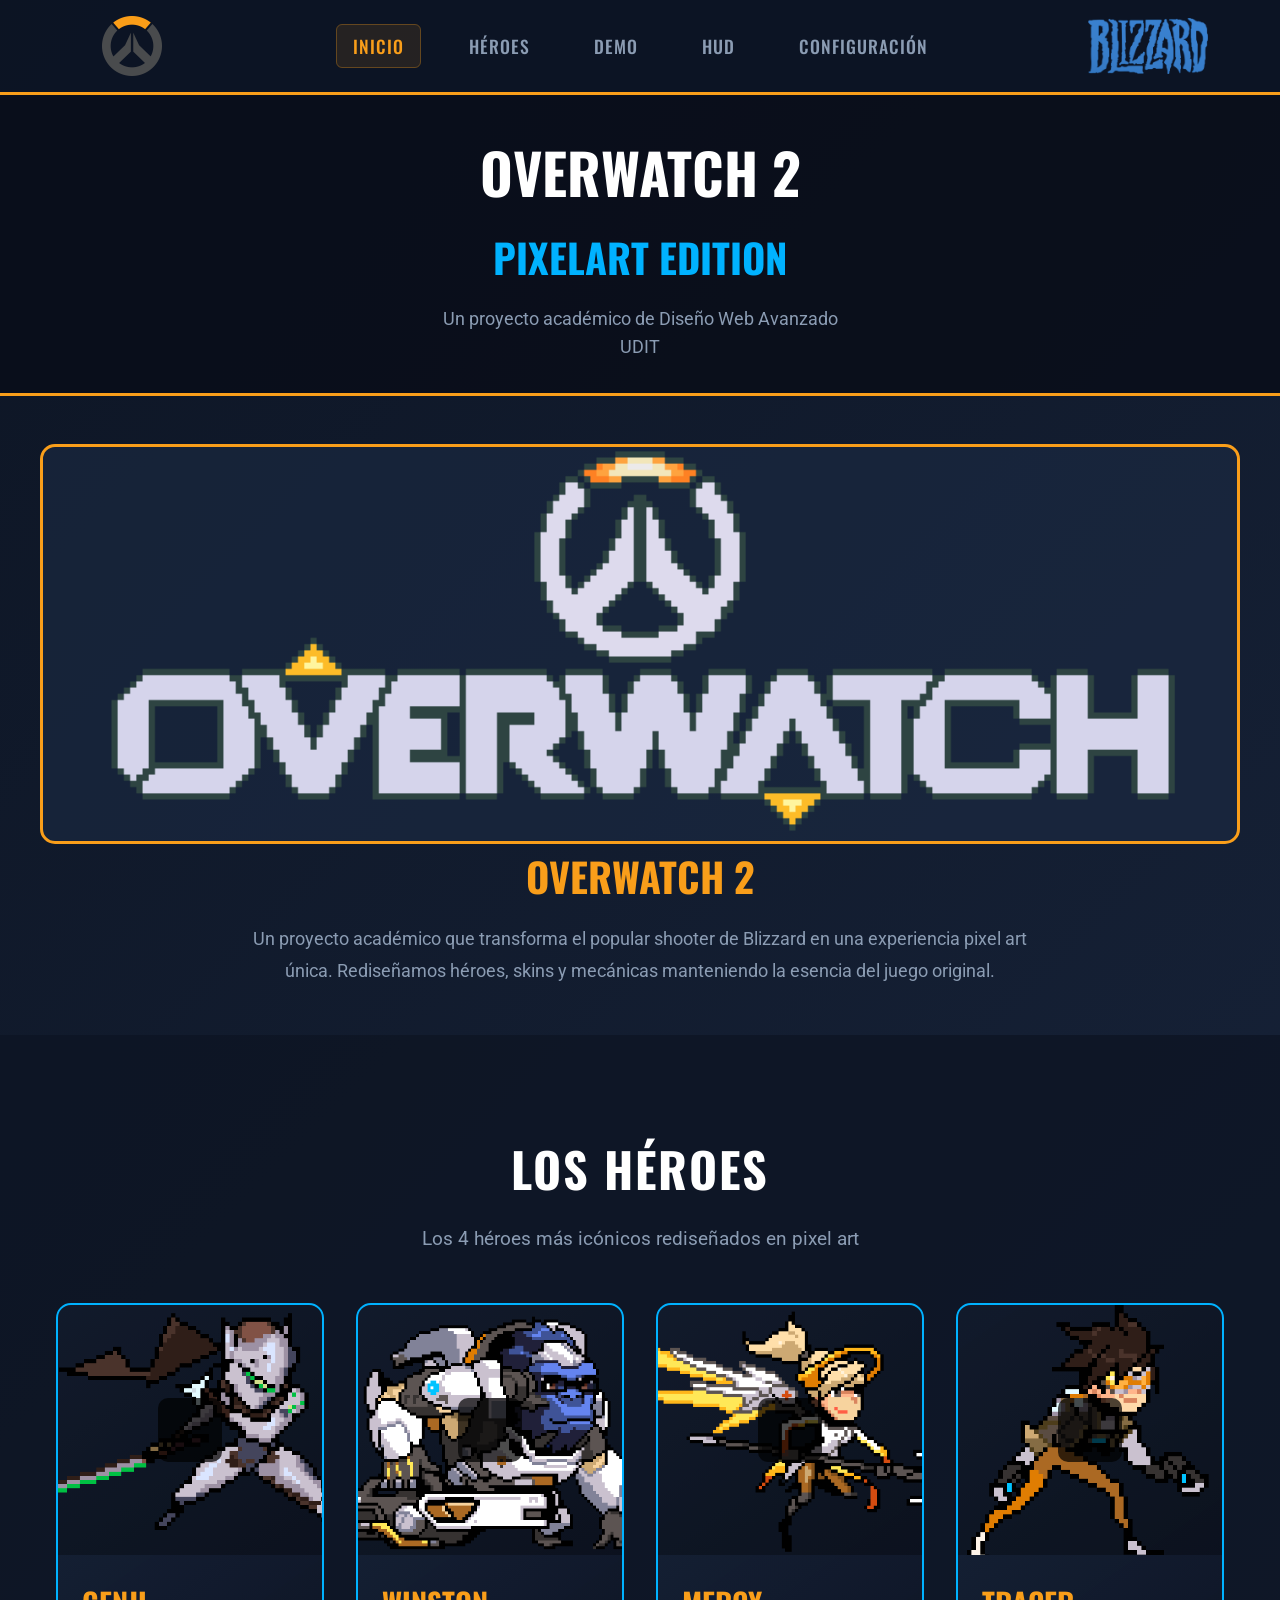
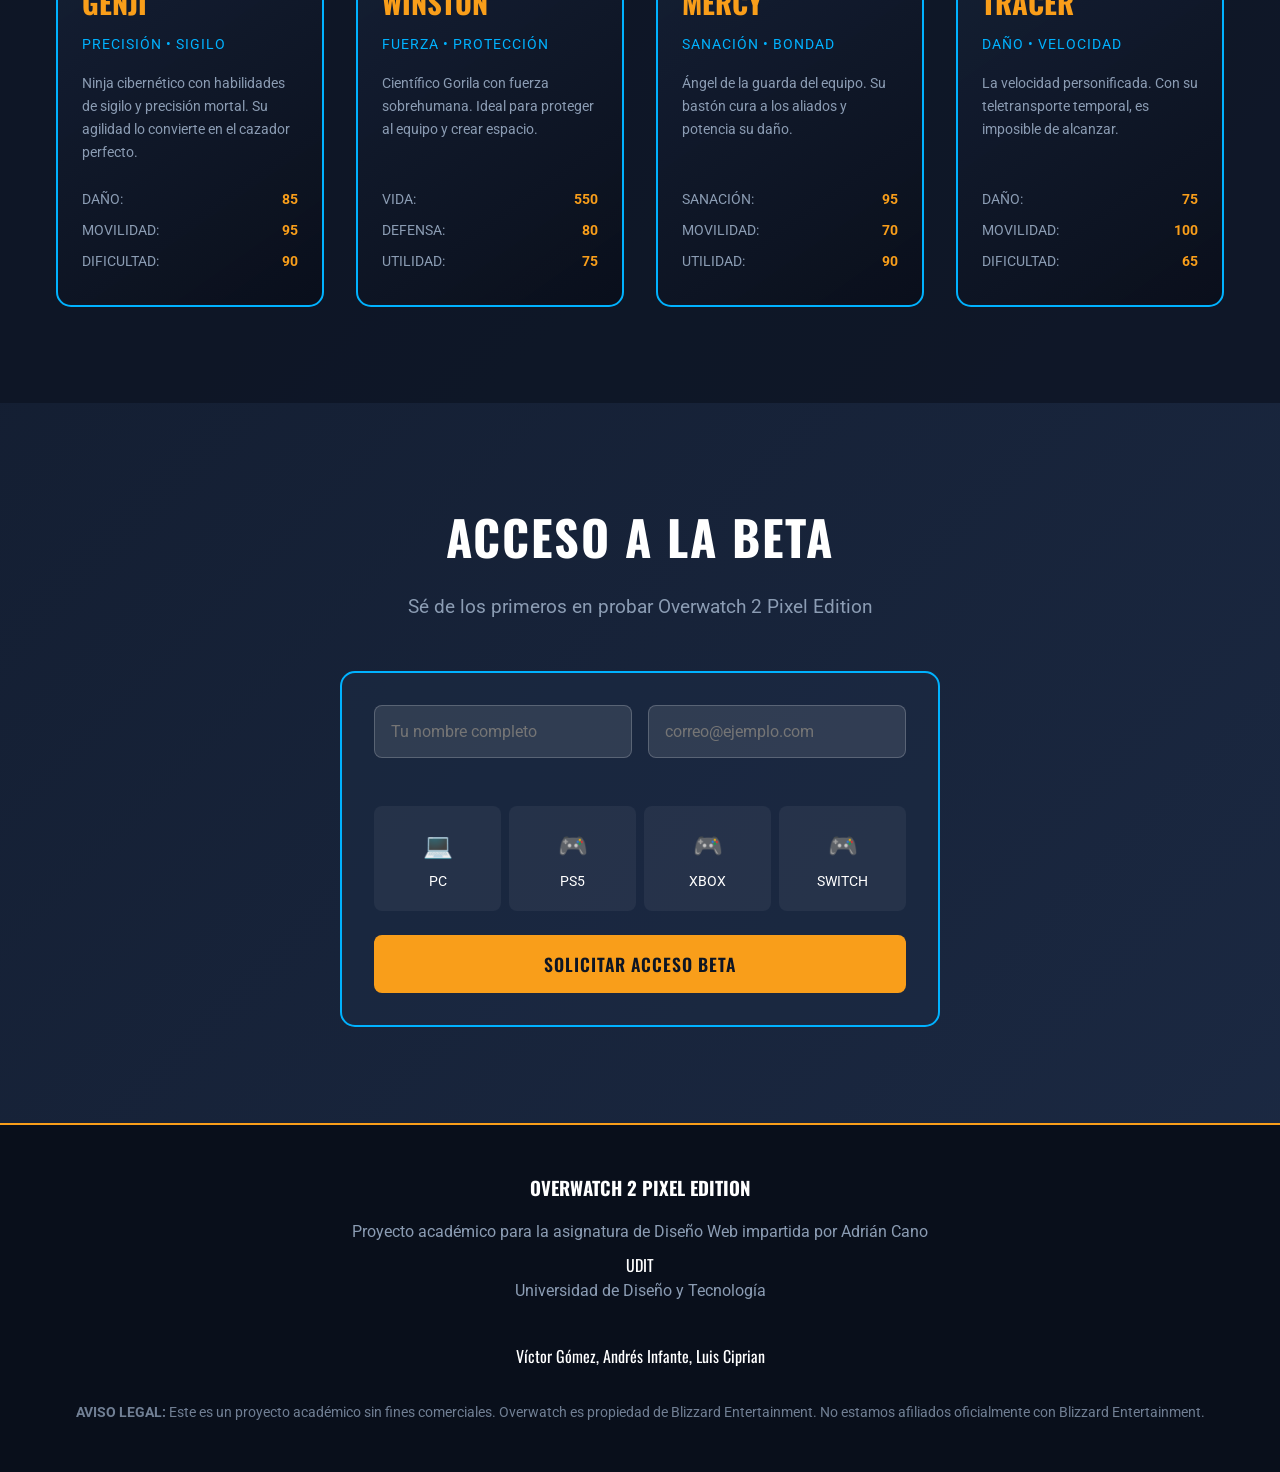
<file: Overwatch2_Pixelart/Overwatch2_Pixelart/html/index.html>
<!DOCTYPE html>
<html lang="es">
<head>
    <meta charset="UTF-8">
    <meta name="viewport" content="width=device-width, initial-scale=1.0">
    <title>Overwatch 2 - Pixel Art Edition | Proyecto Académico</title>
    
    
    <meta name="description" content="Overwatch 2 reimaginado en estilo pixel art. Proyecto académico de rebranding con demo interactiva.">
    <meta name="keywords" content="Overwatch 2, pixel art, retro gaming, 8-bit, Tracer, Genji, Mercy, Winston">
    <meta name="author" content="UDIT - Universidad de Diseño y Tecnología">
    
    
    <meta property="og:title" content="Overwatch 2 - Pixel Art Edition">
    <meta property="og:description" content="Proyecto académico - Overwatch 2 en estilo pixel art">
    <meta property="og:type" content="website">
    
    <!-- Fuentes -->
    <link rel="preconnect" href="https://fonts.googleapis.com">
    <link rel="preconnect" href="https://fonts.gstatic.com" crossorigin>
    <link href="https://fonts.googleapis.com/css2?family=Oswald:wght@300;400;500;600;700&family=Roboto:wght@300;400;500;700&display=swap" rel="stylesheet">
    
    <!-- Favicon -->
    <link rel="icon" href="favicon.ico" type="image/x-icon">
    
    <!-- jQuery -->
    <script src="https://code.jquery.com/jquery-3.6.0.min.js" defer></script>
</head>
<body class="landing-page">

    <div class="ow-background">
        <div class="particles-container"></div>
        <div class="gradient-overlay"></div>
    </div>
    <!DOCTYPE html>
<html lang="es">
<head>
    <meta charset="UTF-8">
    <meta name="viewport" content="width=device-width, initial-scale=1.0">
    <title>Overwatch 2 - Pixel Art Edition</title>
    
    <!-- Fuentes -->
    <link rel="preconnect" href="https://fonts.googleapis.com">
    <link rel="preconnect" href="https://fonts.gstatic.com" crossorigin>
    <link href="https://fonts.googleapis.com/css2?family=Oswald:wght@400;500;600;700&family=Roboto:wght@400;500&display=swap" rel="stylesheet">
    
    <style>
        /* Reset y estilos base */
        * {
            margin: 0;
            padding: 0;
            box-sizing: border-box;
        }

        body {
            font-family: 'Oswald', sans-serif;
            background: linear-gradient(135deg, #0d1524 0%, #1c2a44 100%);
            color: white;
            min-height: 100vh;
        }

        /* Variables de color */
        :root {
            --ow-orange: #f99e1a;
            --ow-blue: #00b2ff;
            --ow-dark: #0d1524;
            --ow-white: #ffffff;
            --ow-gray: #8b9cb3;
        }

        /* Header simple */
        .simple-header {
            background: rgba(13, 21, 36, 0.95);
            border-bottom: 3px solid var(--ow-orange);
            padding: 1rem 0;
            position: sticky;
            top: 0;
            z-index: 1000;
        }

        .header-content {
            max-width: 1200px;
            margin: 0 auto;
            display: flex;
            justify-content: space-between;
            align-items: center;
            padding: 0 2rem;
        }

        /* Hueco izquierdo para logo Oficial */
        .logo-left {
            flex: 1;
        }

        .logo-container {
            width: 120px;
            height: 60px;
            display: flex;
            align-items: center;
            justify-content: center;
        }

        .logo-image {
            max-width: 100%;
            max-height: 100%;
            object-fit: contain;
        }

        .logo-placeholder {
            width: 100%;
            height: 100%;
            background: rgba(249, 158, 26, 0.1);
            border: 2px dashed var(--ow-orange);
            border-radius: 8px;
            display: flex;
            align-items: center;
            justify-content: center;
            color: var(--ow-gray);
            font-size: 0.8rem;
            text-align: center;
            padding: 0.5rem;
        }

        /* Navegación central */
        .nav-center {
            flex: 2;
            display: flex;
            justify-content: center;
        }

        .nav-links {
            display: flex;
            gap: 2rem;
            list-style: none;
        }

        .nav-link {
            color: var(--ow-gray);
            text-decoration: none;
            font-size: 1.1rem;
            font-weight: 500;
            padding: 0.5rem 1rem;
            border-radius: 6px;
            transition: all 0.3s ease;
            text-transform: uppercase;
            letter-spacing: 1px;
        }

        .nav-link:hover {
            color: var(--ow-white);
            background: rgba(255, 255, 255, 0.1);
            transform: translateY(-2px);
        }

        .nav-link.active {
            color: var(--ow-orange);
            background: rgba(249, 158, 26, 0.1);
            border: 1px solid rgba(249, 158, 26, 0.3);
        }

        /* Hueco derecho para logo Blizzard*/
        .logo-right {
            flex: 1;
            display: flex;
            justify-content: flex-end;
        }

        /* Menú móvil */
        .mobile-toggle {
            display: none;
            background: none;
            border: none;
            color: var(--ow-white);
            font-size: 1.5rem;
            cursor: pointer;
            padding: 0.5rem;
        }

        /* Responsive */
        @media (max-width: 992px) {
            .header-content {
                padding: 0 1rem;
            }
            
            .nav-links {
                gap: 1rem;
            }
            
            .nav-link {
                font-size: 1rem;
                padding: 0.4rem 0.8rem;
            }
        }

        @media (max-width: 768px) {
            .header-content {
                flex-wrap: wrap;
            }
            
            .logo-left, .logo-right {
                flex: none;
                width: 100px;
            }
            
            .nav-center {
                order: 3;
                flex: 100%;
                margin-top: 1rem;
            }
            
            .mobile-toggle {
                display: block;
                order: 2;
            }
            
            .nav-links {
                flex-direction: column;
                gap: 0.5rem;
                display: none;
                width: 100%;
            }
            
            .nav-links.active {
                display: flex;
            }
            
            .nav-link {
                text-align: center;
                padding: 1rem;
                background: rgba(255, 255, 255, 0.05);
                border-radius: 8px;
            }
        }

        @media (max-width: 480px) {
            .logo-container {
                width: 100px;
                height: 50px;
            }
            
            .header-content {
                padding: 0 0.5rem;
            }
            
            .nav-link {
                font-size: 0.9rem;
            }
        }
    </style>
</head>
<body>
    <!-- Header Simple -->
    <header class="simple-header">
        <div class="header-content">
           
            <div class="logo-left">
                <div class="logo-container">
                 
                    <img src="../media/images/backgrounds/Ow.png" alt="Logo Izquierdo" class="logo-image" 
                         onerror="this.style.display='none'; this.nextElementSibling.style.display='flex';">
                    <div class="logo-placeholder" style="display: none;">
                        Logo Izquierdo<br>
                        ../media/logos/logo-left.png
                    </div>
                </div>
            </div>
            
            <!-- Navegación -->
            <button class="mobile-toggle" aria-label="Menú">
                ☰
            </button>
            
            <nav class="nav-center">
                <ul class="nav-links">
                    <li><a href="index.html" class="nav-link active">INICIO</a></li>
                    <li><a href="characters.html" class="nav-link">HÉROES</a></li>
                    <li><a href="demo.html" class="nav-link">DEMO</a></li>
                    <li><a href="hud.html" class="nav-link">HUD</a></li>
                    <li><a href="config.html" class="nav-link">CONFIGURACIÓN</a></li>
                </ul>
            </nav>
            
           
            <div class="logo-right">
                <div class="logo-container">
                    
                    <img src="../media/images/backgrounds/Blizzard.png" alt="Logo Derecho" class="logo-image"
                         onerror="this.style.display='none'; this.nextElementSibling.style.display='flex';">
                    <div class="logo-placeholder" style="display: none;">
                        Logo Derecho<br>
                        ../media/logos/logo-right.png
                    </div>
                </div>
            </div>
        </div>
    </header>



    <script>
        // Menú móvil
        document.addEventListener('DOMContentLoaded', function() {
            const toggleBtn = document.querySelector('.mobile-toggle');
            const navLinks = document.querySelector('.nav-links');
            
            if (toggleBtn) {
                toggleBtn.addEventListener('click', function() {
                    navLinks.classList.toggle('active');
                    this.textContent = navLinks.classList.contains('active') ? '✕' : '☰';
                });
            }
            
            // Marcar enlace activo según la página actual
            const currentPage = window.location.pathname.split('/').pop();
            document.querySelectorAll('.nav-link').forEach(link => {
                const linkPage = link.getAttribute('href');
                if (linkPage === currentPage || 
                    (currentPage === '' && linkPage === 'index.html')) {
                    link.classList.add('active');
                } else {
                    link.classList.remove('active');
                }
            });
            
            // Cerrar menú al hacer clic en un enlace (móvil)
            document.querySelectorAll('.nav-link').forEach(link => {
                link.addEventListener('click', function() {
                    if (window.innerWidth <= 768) {
                        navLinks.classList.remove('active');
                        toggleBtn.textContent = '☰';
                    }
                });
            });
        });
    </script>
</body>
</html>

    <!-- Header simplificado -->
    <header class="ow-header">
        <div class="header-container">
            <div>

            </div>
            <h1 class="main-title">
                <span class="title-overwatch">OVERWATCH 2</span>
                <div>

                </div>
                <span class="title-pixel">PIXELART EDITION</span>
            </h1>
            
            <p class="header-subtitle">Un proyecto académico de Diseño Web Avanzado</p>
            <div>
                <p class="header-subtitle">UDIT</p>
            </div>
        </div>
    </header>

    

    <!-- Main Content -->
    <main>
        <!-- Hero Section -->
        <section class="hero-section">
            <div class="hero-container">
              <div class="banner-image-container">
    <!-- Usa la ruta correcta -->
    <img src="../media/images/backgrounds/Logo.png" alt="Overwatch 2 Pixel Art Banner" class="banner-image">
    <div class="image-placeholder" style="display: none;">
        

    </div>
</div>
           <div>
            <div>

            </div>
           </div>     
                <!-- Descripción del juego -->
                <div class="game-description">
                    <div>

                    </div>
                    <h2>OVERWATCH 2 </h2>
                    <p>Un proyecto académico que transforma el popular shooter de Blizzard en una experiencia pixel art única. Rediseñamos héroes, skins y mecánicas manteniendo la esencia del juego original.</p>
                </div>
            </div>
        </section>

        <!-- Sección de Héroes - 4 personajes en paralelo -->
        <section class="heroes-section" id="heroes">
            <div class="section-container">
                <h1 class="section-title">LOS HÉROES</h1>
                <p class="section-subtitle">Los 4 héroes más icónicos rediseñados en pixel art</p>
                
                <div class="heroes-grid">
                    <!-- HÉROE 1: GENJI -->
                    <div class="hero-card">
                        <div class="hero-image-container">
                            <!-- Espacio para imagen de Genji -->
                            <img src="../media/images/heroes/genji-pixel.png" alt="Genji Pixel Art" class="hero-image">
                            <div class="image-placeholder">
                               
                            </div>
                        </div>
                        <div class="hero-info">
                            <h3 class="hero-name">GENJI</h3>
                            <p class="hero-role">PRECISIÓN • SIGILO</p>
                            <p class="hero-description">Ninja cibernético con habilidades de sigilo y precisión mortal. Su agilidad lo convierte en el cazador perfecto.</p>
                            <div class="hero-stats">
                                <div class="stat">
                                    <span>DAÑO:</span>
                                    <span class="stat-value">85</span>
                                </div>
                                <div class="stat">
                                    <span>MOVILIDAD:</span>
                                    <span class="stat-value">95</span>
                                </div>
                                <div class="stat">
                                    <span>DIFICULTAD:</span>
                                    <span class="stat-value">90</span>
                                </div>
                            </div>
                        </div>
                    </div>

                    <!-- HÉROE 2: WINSTON -->
                    <div class="hero-card">
                        <div class="hero-image-container">
                            <!-- Espacio para imagen de Winston -->
                            <img src="../media/images/heroes/winston-pixel.png" alt="Winston Pixel Art" class="hero-image">
                            <div class="image-placeholder">
                                
                                
                            </div>
                        </div>
                        <div class="hero-info">
                            <h3 class="hero-name">WINSTON</h3>
                            <p class="hero-role">FUERZA • PROTECCIÓN</p>
                            <p class="hero-description">Científico Gorila con fuerza sobrehumana. Ideal para proteger al equipo y crear espacio.</p>
                            <div class="hero-stats">
                                <div class="stat">
                                    <span>VIDA:</span>
                                    <span class="stat-value">550</span>
                                </div>
                                <div class="stat">
                                    <span>DEFENSA:</span>
                                    <span class="stat-value">80</span>
                                </div>
                                <div class="stat">
                                    <span>UTILIDAD:</span>
                                    <span class="stat-value">75</span>
                                </div>
                            </div>
                        </div>
                    </div>

                    <!-- HÉROE 3: MERCY -->
                    <div class="hero-card">
                        <div class="hero-image-container">
                            <!-- Espacio para imagen de Mercy -->
                            <img src="../media/images/heroes/mercy-pixel.png" alt="Mercy Pixel Art" class="hero-image">
                            <div class="image-placeholder">
                                
                            </div>
                        </div>
                        <div class="hero-info">
                            <h3 class="hero-name">MERCY</h3>
                            <p class="hero-role">SANACIÓN • BONDAD</p>
                            <p class="hero-description">Ángel de la guarda del equipo. Su bastón cura a los aliados y potencia su daño.</p>
                            <div class="hero-stats">
                                <div class="stat">
                                    <span>SANACIÓN:</span>
                                    <span class="stat-value">95</span>
                                </div>
                                <div class="stat">
                                    <span>MOVILIDAD:</span>
                                    <span class="stat-value">70</span>
                                </div>
                                <div class="stat">
                                    <span>UTILIDAD:</span>
                                    <span class="stat-value">90</span>
                                </div>
                            </div>
                        </div>
                    </div>

                    <!-- HÉROE 4: TRACER -->
                    <div class="hero-card">
                        <div class="hero-image-container">
                            <!-- Espacio para imagen de Tracer -->
                            <img src="../media/images/heroes/tracer-pixel.png" alt="Tracer Pixel Art" class="hero-image">
                            <div class="image-placeholder">
                               
                            </div>
                        </div>
                        <div class="hero-info">
                            <h3 class="hero-name">TRACER</h3>
                            <p class="hero-role">DAÑO • VELOCIDAD</p>
                            <p class="hero-description">La velocidad personificada. Con su teletransporte temporal, es imposible de alcanzar.</p>
                            <div class="hero-stats">
                                <div class="stat">
                                    <span>DAÑO:</span>
                                    <span class="stat-value">75</span>
                                </div>
                                <div class="stat">
                                    <span>MOVILIDAD:</span>
                                    <span class="stat-value">100</span>
                                </div>
                                <div class="stat">
                                    <span>DIFICULTAD:</span>
                                    <span class="stat-value">65</span>
                                </div>
                            </div>
                        </div>
                    </div>
                </div>
            </div>
        </section>

        <!-- Formulario Beta -->
        <section id="form" class="beta-section">
            <div class="section-container">
                <h2 class="section-title">ACCESO A LA BETA</h2>
                <p class="section-subtitle">Sé de los primeros en probar Overwatch 2 Pixel Edition</p>
                
                <form id="beta-signup-form" class="beta-form">
                    <div class="form-row">
                        <div class="form-group">
                            <input type="text" id="name" name="name" required 
                                   class="form-input"
                                   placeholder="Tu nombre completo">
                        </div>
                        <div class="form-group">
                            <input type="email" id="email" name="email" required 
                                   class="form-input"
                                   placeholder="correo@ejemplo.com">
                        </div>
                    </div>
                    
                    <div class="form-group">
                        <div class="platform-selectors">
                            <label class="platform-option">
                                <input type="radio" name="platform" value="pc" class="platform-radio">
                                <span class="platform-card">
                                    <span class="platform-icon">💻</span>
                                    <span class="platform-name">PC</span>
                                </span>
                            </label>
                            <label class="platform-option">
                                <input type="radio" name="platform" value="playstation" class="platform-radio">
                                <span class="platform-card">
                                    <span class="platform-icon">🎮</span>
                                    <span class="platform-name">PS5</span>
                                </span>
                            </label>
                            <label class="platform-option">
                                <input type="radio" name="platform" value="xbox" class="platform-radio">
                                <span class="platform-card">
                                    <span class="platform-icon">🎮</span>
                                    <span class="platform-name">XBOX</span>
                                </span>
                            </label>
                            <label class="platform-option">
                                <input type="radio" name="platform" value="switch" class="platform-radio">
                                <span class="platform-card">
                                    <span class="platform-icon">🎮</span>
                                    <span class="platform-name">SWITCH</span>
                                </span>
                            </label>
                        </div>
                    </div>
                    
                    <button type="submit" class="submit-button">
                        SOLICITAR ACCESO BETA
                    </button>
                </form>
            </div>
        </section>
    </main>

    <!-- Footer -->
    <footer class="site-footer">
        <div class="footer-container">
            <div class="footer-content">
                <div class="footer-info">
                    <h3>OVERWATCH 2 PIXEL EDITION</h3>
                    <p>Proyecto académico para la asignatura de Diseño Web impartida por Adrián Cano</p>
                    <div>
                        <p></p>UDIT
                    </div>
                    <p>Universidad de Diseño y Tecnología</p>
                </div>
                <div>Víctor Gómez, Andrés Infante, Luis Ciprian</div>
                    <p></p>
                </div>
                <div class="footer-disclaimer">
                    <p><strong>AVISO LEGAL:</strong> Este es un proyecto académico sin fines comerciales. Overwatch es propiedad de Blizzard Entertainment. No estamos afiliados oficialmente con Blizzard Entertainment.</p>
                </div>
            </div>
        </div>
    </footer>

    <!-- Estilos CSS -->
    <style>
        /* Reset y estilos base */
        * {
            margin: 0;
            padding: 0;
            box-sizing: border-box;
        }

        body {
            font-family: 'Oswald', sans-serif;
            background: linear-gradient(135deg, #0d1524 0%, #1c2a44 100%);
            color: white;
            line-height: 1.6;
            min-height: 100vh;
        }

        /* Variables de color Overwatch */
        :root {
            --ow-orange: #f99e1a;
            --ow-blue: #00b2ff;
            --ow-dark: #0d1524;
            --ow-darker: #090e1a;
            --ow-light: #1c2a44;
            --ow-white: #ffffff;
            --ow-gray: #8b9cb3;
        }

        /* Header centrado */
        .ow-header {
            text-align: center;
            padding: 2rem 1rem;
            background: rgba(9, 14, 26, 0.9);
            border-bottom: 3px solid var(--ow-orange);
        }

        .header-container {
            max-width: 1200px;
            margin: 0 auto;
        }

        .main-title {
            font-size: 3.5rem;
            margin-bottom: 1rem;
        }

        .title-overwatch {
            color: var(--ow-white);
            display: block;
        }

        .title-pixel {
            color: var(--ow-blue);
            font-size: 2.5rem;
            display: block;
            margin-top: 0.5rem;
        }

        .header-subtitle {
            color: var(--ow-gray);
            font-family: 'Roboto', sans-serif;
            font-size: 1.1rem;
        }

        /* Contenedores */
        .section-container {
            max-width: 1200px;
            margin: 0 auto;
            padding: 2rem 1rem;
        }

        /* Hero Section */
        .hero-section {
            padding: 3rem 1rem;
        }

        .hero-container {
            max-width: 1200px;
            margin: 0 auto;
        }

        .main-banner {
            margin-bottom: 3rem;
        }

        .banner-image-container {
            width: 100%;
            height: 400px;
            background: rgba(28, 42, 68, 0.6);
            border-radius: 15px;
            overflow: hidden;
            border: 3px solid var(--ow-orange);
            position: relative;
        }

        .banner-image {
            width: 100%;
            height: 100%;
            object-fit: cover;
        }

        .image-placeholder {
            position: absolute;
            top: 50%;
            left: 50%;
            transform: translate(-50%, -50%);
            text-align: center;
            color: var(--ow-gray);
            font-family: 'Roboto', sans-serif;
            background: rgba(0, 0, 0, 0.7);
            padding: 2rem;
            border-radius: 10px;
        }

        .game-description {
            text-align: center;
            max-width: 800px;
            margin: 0 auto;
        }

        .game-description h2 {
            color: var(--ow-orange);
            font-size: 2.5rem;
            margin-bottom: 1rem;
        }

        .game-description p {
            color: var(--ow-gray);
            font-family: 'Roboto', sans-serif;
            font-size: 1.1rem;
            line-height: 1.8;
        }

        /* Sección de Héroes */
        .heroes-section {
            padding: 4rem 1rem;
            background: rgba(13, 21, 36, 0.8);
        }

        .section-title {
            text-align: center;
            font-size: 3rem;
            color: var(--ow-white);
            margin-bottom: 1rem;
            text-transform: uppercase;
            letter-spacing: 2px;
        }

        .section-subtitle {
            text-align: center;
            color: var(--ow-gray);
            font-family: 'Roboto', sans-serif;
            font-size: 1.2rem;
            margin-bottom: 3rem;
        }

        /* Grid de héroes - 4 en paralelo */
        .heroes-grid {
            display: grid;
            grid-template-columns: repeat(4, 1fr);
            gap: 2rem;
            margin-top: 2rem;
        }

        /* Tarjetas de héroe */
        .hero-card {
            background: linear-gradient(145deg, rgba(28, 42, 68, 0.8), rgba(9, 14, 26, 0.9));
            border-radius: 15px;
            overflow: hidden;
            border: 2px solid var(--ow-blue);
            transition: all 0.3s ease;
            display: flex;
            flex-direction: column;
            height: 100%;
        }

        .hero-card:hover {
            transform: translateY(-10px);
            border-color: var(--ow-orange);
            box-shadow: 0 20px 40px rgba(249, 158, 26, 0.3);
        }

        .hero-image-container {
            height: 250px;
            background: rgba(0, 0, 0, 0.3);
            overflow: hidden;
            position: relative;
        }

        .hero-image {
            width: 100%;
            height: 100%;
            object-fit: cover;
        }

        .hero-info {
            padding: 1.5rem;
            flex: 1;
            display: flex;
            flex-direction: column;
        }

        .hero-name {
            color: var(--ow-orange);
            font-size: 1.8rem;
            margin-bottom: 0.5rem;
        }

        .hero-role {
            color: var(--ow-blue);
            font-family: 'Roboto', sans-serif;
            font-size: 0.9rem;
            margin-bottom: 1rem;
            letter-spacing: 1px;
        }

        .hero-description {
            color: var(--ow-gray);
            font-family: 'Roboto', sans-serif;
            font-size: 0.9rem;
            line-height: 1.6;
            margin-bottom: 1.5rem;
            flex: 1;
        }

        .hero-stats {
            margin-top: auto;
        }

        .stat {
            display: flex;
            justify-content: space-between;
            margin-bottom: 0.5rem;
            font-family: 'Roboto', sans-serif;
            font-size: 0.9rem;
        }

        .stat span:first-child {
            color: var(--ow-gray);
        }

        .stat-value {
            color: var(--ow-orange);
            font-weight: bold;
        }

        /* Sección Beta */
        .beta-section {
            padding: 4rem 1rem;
        }

        .beta-form {
            max-width: 600px;
            margin: 0 auto;
            background: rgba(28, 42, 68, 0.6);
            padding: 2rem;
            border-radius: 15px;
            border: 2px solid var(--ow-blue);
        }

        .form-row {
            display: grid;
            grid-template-columns: 1fr 1fr;
            gap: 1rem;
            margin-bottom: 1.5rem;
        }

        @media (max-width: 768px) {
            .form-row {
                grid-template-columns: 1fr;
            }
        }

        .form-group {
            margin-bottom: 1.5rem;
        }

        .form-input {
            width: 100%;
            padding: 1rem;
            background: rgba(255, 255, 255, 0.1);
            border: 1px solid rgba(255, 255, 255, 0.2);
            border-radius: 8px;
            color: white;
            font-family: 'Roboto', sans-serif;
            font-size: 1rem;
        }

        .form-input:focus {
            outline: none;
            border-color: var(--ow-orange);
        }

        .platform-selectors {
            display: grid;
            grid-template-columns: repeat(4, 1fr);
            gap: 0.5rem;
        }

        @media (max-width: 768px) {
            .platform-selectors {
                grid-template-columns: repeat(2, 1fr);
            }
        }

        @media (max-width: 480px) {
            .platform-selectors {
                grid-template-columns: 1fr;
            }
        }

        .platform-radio {
            display: none;
        }

        .platform-card {
            display: flex;
            flex-direction: column;
            align-items: center;
            padding: 1rem;
            background: rgba(255, 255, 255, 0.05);
            border: 2px solid transparent;
            border-radius: 8px;
            cursor: pointer;
            transition: all 0.3s ease;
            text-align: center;
        }

        .platform-radio:checked + .platform-card {
            border-color: var(--ow-orange);
            background: rgba(249, 158, 26, 0.1);
        }

        .platform-icon {
            font-size: 1.5rem;
            margin-bottom: 0.5rem;
        }

        .platform-name {
            font-family: 'Roboto', sans-serif;
            font-size: 0.9rem;
        }

        .submit-button {
            width: 100%;
            padding: 1rem;
            background: var(--ow-orange);
            color: var(--ow-dark);
            border: none;
            border-radius: 8px;
            font-family: 'Oswald', sans-serif;
            font-size: 1.1rem;
            font-weight: 600;
            cursor: pointer;
            transition: all 0.3s ease;
            text-transform: uppercase;
            letter-spacing: 1px;
        }

        .submit-button:hover {
            background: #ffb53a;
            transform: translateY(-2px);
            box-shadow: 0 10px 20px rgba(249, 158, 26, 0.3);
        }

        /* Footer */
        .site-footer {
            background: rgba(9, 14, 26, 0.95);
            border-top: 2px solid var(--ow-orange);
            padding: 3rem 1rem;
            text-align: center;
        }

        .footer-container {
            max-width: 1200px;
            margin: 0 auto;
        }

        .footer-content {
            display: flex;
            flex-direction: column;
            gap: 2rem;
        }

        .footer-info h3 {
            color: var(--ow-white);
            margin-bottom: 1rem;
        }

        .footer-info p {
            color: var(--ow-gray);
            font-family: 'Roboto', sans-serif;
            margin-bottom: 0.5rem;
        }

        .footer-disclaimer p {
            color: var(--ow-gray);
            font-family: 'Roboto', sans-serif;
            font-size: 0.9rem;
            line-height: 1.6;
            opacity: 0.8;
        }

        /* Responsive */
        @media (max-width: 1024px) {
            .heroes-grid {
                grid-template-columns: repeat(2, 1fr);
            }
            
            .main-title {
                font-size: 2.8rem;
            }
            
            .title-pixel {
                font-size: 2rem;
            }
        }

        @media (max-width: 768px) {
            .heroes-grid {
                grid-template-columns: 1fr;
                max-width: 400px;
                margin: 0 auto;
            }
            
            .main-title {
                font-size: 2.2rem;
            }
            
            .title-pixel {
                font-size: 1.5rem;
            }
            
            .section-title {
                font-size: 2.2rem;
            }
            
            .banner-image-container {
                height: 300px;
            }
        }

        @media (max-width: 480px) {
            .main-title {
                font-size: 1.8rem;
            }
            
            .title-pixel {
                font-size: 1.2rem;
            }
            
            .section-title {
                font-size: 1.8rem;
            }
            
            .banner-image-container {
                height: 250px;
            }
        }
    </style>

    <!-- Scripts -->
    <script>
        document.addEventListener('DOMContentLoaded', function() {
            // Formulario Beta
            const form = document.getElementById('beta-signup-form');
            if (form) {
                form.addEventListener('submit', function(e) {
                    e.preventDefault();
                    
                    const name = document.getElementById('name').value.trim();
                    const email = document.getElementById('email').value.trim();
                    
                    if (name && email) {
                        alert('¡Gracias por solicitar acceso beta! Te contactaremos pronto.');
                        form.reset();
                    } else {
                        alert('Por favor, completa todos los campos requeridos.');
                    }
                });
            }
        });
    </script>
</body>
</html>
</file>
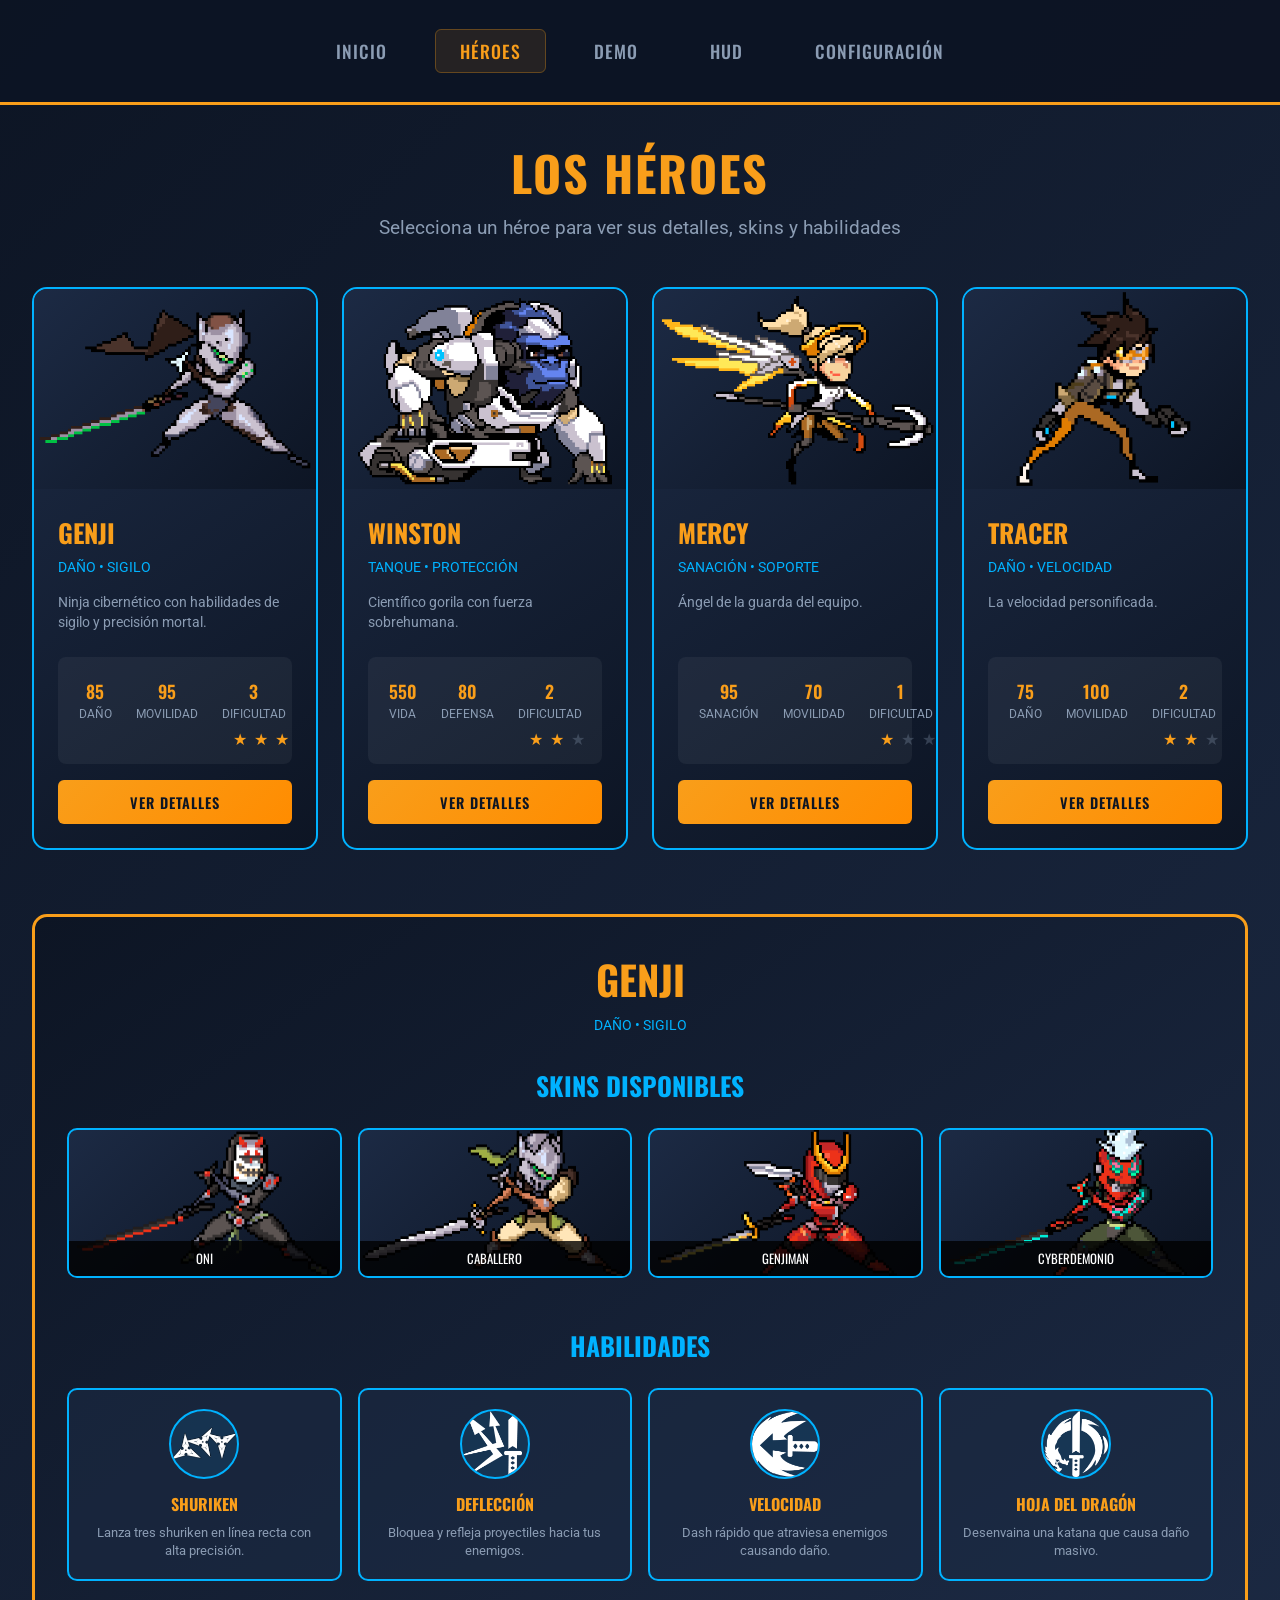
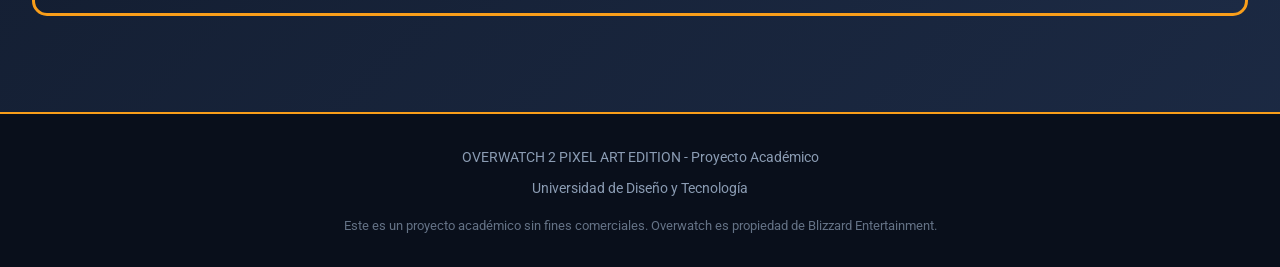
<file: Overwatch2_Pixelart/Overwatch2_Pixelart/html/characters.html>
<!DOCTYPE html>
<html lang="es">
<head>
    <meta charset="UTF-8">
    <meta name="viewport" content="width=device-width, initial-scale=1.0">
    <title>Héroes - Overwatch 2 Pixel Art Edition</title>
    
    <!-- Fuentes -->
    <link rel="preconnect" href="https://fonts.googleapis.com">
    <link rel="preconnect" href="https://fonts.gstatic.com" crossorigin>
    <link href="https://fonts.googleapis.com/css2?family=Oswald:wght@400;500;600;700&family=Roboto:wght@400;500&display=swap" rel="stylesheet">
    
    <style>
        /* Reset y estilos base */
        * {
            margin: 0;
            padding: 0;
            box-sizing: border-box;
        }

        body {
            font-family: 'Oswald', sans-serif;
            background: linear-gradient(135deg, #0d1524 0%, #1c2a44 100%);
            color: white;
            min-height: 100vh;
            display: flex;
            flex-direction: column;
        }

        /* Variables de color */
        :root {
            --ow-orange: #f99e1a;
            --ow-blue: #00b2ff;
            --ow-dark: #0d1524;
            --ow-darker: #090e1a;
            --ow-light: #1c2a44;
            --ow-white: #ffffff;
            --ow-gray: #8b9cb3;
        }

        /* Header */
        .simple-header {
            background: rgba(13, 21, 36, 0.95);
            border-bottom: 3px solid var(--ow-orange);
            padding: 1rem 0;
            position: sticky;
            top: 0;
            z-index: 1000;
        }

        .header-content {
            max-width: 1400px;
            margin: 0 auto;
            display: flex;
            justify-content: space-between;
            align-items: center;
            padding: 0 2rem;
        }

        /* Logos del header */
        .logo-container {
            width: 150px;
            height: 70px;
            display: flex;
            align-items: center;
            justify-content: center;
        }

        .logo-image {
            max-width: 100%;
            max-height: 100%;
            object-fit: contain;
            display: none;
        }

        .logo-image.loaded {
            display: block;
        }

        .logo-placeholder {
            width: 100%;
            height: 100%;
            background: rgba(249, 158, 26, 0.1);
            border: 3px dashed var(--ow-orange);
            border-radius: 10px;
            display: flex;
            align-items: center;
            justify-content: center;
            color: var(--ow-gray);
            font-size: 0.9rem;
            text-align: center;
            padding: 0.5rem;
        }

        /* Navegación */
        .nav-center {
            flex: 2;
            display: flex;
            justify-content: center;
        }

        .nav-links {
            display: flex;
            gap: 1.5rem;
            list-style: none;
        }

        .nav-link {
            color: var(--ow-gray);
            text-decoration: none;
            font-size: 1.1rem;
            font-weight: 500;
            padding: 0.5rem 1.5rem;
            border-radius: 6px;
            transition: all 0.3s ease;
            text-transform: uppercase;
            letter-spacing: 1px;
        }

        .nav-link:hover {
            color: var(--ow-white);
            background: rgba(255, 255, 255, 0.1);
            transform: translateY(-2px);
        }

        .nav-link.active {
            color: var(--ow-orange);
            background: rgba(249, 158, 26, 0.1);
            border: 1px solid rgba(249, 158, 26, 0.3);
        }

        /* Menú móvil */
        .mobile-toggle {
            display: none;
            background: none;
            border: none;
            color: var(--ow-white);
            font-size: 1.5rem;
            cursor: pointer;
            padding: 0.5rem;
        }

        /* Contenido principal */
        main {
            flex: 1;
            padding: 2rem;
            max-width: 1400px;
            margin: 0 auto;
            width: 100%;
        }

        /* Título de la página */
        .page-title {
            text-align: center;
            color: var(--ow-orange);
            font-size: 3rem;
            margin-bottom: 0.5rem;
            text-transform: uppercase;
            letter-spacing: 2px;
        }

        .page-subtitle {
            text-align: center;
            color: var(--ow-gray);
            font-family: 'Roboto', sans-serif;
            font-size: 1.2rem;
            margin-bottom: 3rem;
        }

        /* Grid de héroes */
        .heroes-grid {
            display: grid;
            grid-template-columns: repeat(4, 1fr);
            gap: 1.5rem;
            margin-bottom: 4rem;
        }

        /* Tarjeta de héroe */
        .hero-card {
            background: linear-gradient(145deg, #1c2a44, #0d1524);
            border-radius: 15px;
            overflow: hidden;
            border: 2px solid var(--ow-blue);
            transition: all 0.3s ease;
            height: 100%;
            display: flex;
            flex-direction: column;
        }

        .hero-card:hover {
            transform: translateY(-10px);
            border-color: var(--ow-orange);
            box-shadow: 0 20px 40px rgba(249, 158, 26, 0.3);
        }

        /* Imagen del héroe */
        .hero-image-container {
            height: 200px;
            background: linear-gradient(135deg, #1c2a44, #0d1524);
            position: relative;
            overflow: hidden;
            display: flex;
            align-items: center;
            justify-content: center;
        }

        .hero-image {
            width: 100%;
            height: 100%;
            object-fit: contain;
            object-position: center;
            display: none;
        }

        .hero-image.loaded {
            display: block;
        }

        .image-placeholder {
            position: absolute;
            top: 0;
            left: 0;
            width: 100%;
            height: 100%;
            display: flex;
            flex-direction: column;
            align-items: center;
            justify-content: center;
            background: linear-gradient(135deg, var(--ow-light), var(--ow-darker));
            color: var(--ow-gray);
            text-align: center;
            padding: 1rem;
            font-size: 0.9rem;
        }

        /* Información del héroe */
        .hero-info {
            padding: 1.5rem;
            flex: 1;
            display: flex;
            flex-direction: column;
        }

        .hero-name {
            color: var(--ow-orange);
            font-size: 1.6rem;
            margin-bottom: 0.5rem;
            text-transform: uppercase;
        }

        .hero-class {
            color: var(--ow-blue);
            font-family: 'Roboto', sans-serif;
            font-size: 0.9rem;
            margin-bottom: 1rem;
            text-transform: uppercase;
        }

        .hero-description {
            color: var(--ow-gray);
            font-family: 'Roboto', sans-serif;
            font-size: 0.85rem;
            line-height: 1.5;
            margin-bottom: 1.5rem;
            flex: 1;
        }

        /* Estadísticas */
        .hero-stats {
            display: grid;
            grid-template-columns: repeat(3, 1fr);
            gap: 0.5rem;
            margin-top: auto;
            background: rgba(255, 255, 255, 0.05);
            padding: 0.8rem;
            border-radius: 8px;
        }

        .stat {
            text-align: center;
            padding: 0.5rem;
        }

        .stat-value {
            display: block;
            color: var(--ow-orange);
            font-size: 1.1rem;
            font-weight: 600;
            margin-bottom: 0.2rem;
        }

        .stat-label {
            display: block;
            color: var(--ow-gray);
            font-family: 'Roboto', sans-serif;
            font-size: 0.75rem;
            text-transform: uppercase;
        }

        /* Sistema de estrellas de dificultad */
        .difficulty-stars {
            display: flex;
            justify-content: center;
            gap: 0.2rem;
            margin-top: 0.3rem;
        }

        .star {
            width: 18px;
            height: 18px;
            position: relative;
            display: inline-block;
        }

        .star::before {
            content: "★";
            position: absolute;
            color: var(--ow-gray);
            font-size: 16px;
            opacity: 0.3;
        }

        .star.filled::before {
            color: var(--ow-orange);
            opacity: 1;
        }

        /* Botón de detalles */
        .details-btn {
            margin-top: 1rem;
            padding: 0.7rem;
            background: linear-gradient(135deg, var(--ow-orange), #ff8c00);
            color: var(--ow-dark);
            border: none;
            border-radius: 6px;
            font-family: 'Oswald', sans-serif;
            font-weight: 600;
            font-size: 0.9rem;
            cursor: pointer;
            transition: all 0.3s ease;
            text-transform: uppercase;
            letter-spacing: 1px;
        }

        .details-btn:hover {
            transform: translateY(-2px);
            box-shadow: 0 8px 20px rgba(249, 158, 26, 0.3);
        }

        /* Sección de héroe seleccionado */
        .selected-hero {
            background: linear-gradient(145deg, #0d1524, #1c2a44);
            border-radius: 15px;
            padding: 2rem;
            border: 3px solid var(--ow-orange);
            margin-top: 2rem;
            display: none;
        }

        .selected-hero.active {
            display: block;
            animation: fadeIn 0.5s ease;
        }

        @keyframes fadeIn {
            from { opacity: 0; transform: translateY(20px); }
            to { opacity: 1; transform: translateY(0); }
        }

        /* Header del héroe seleccionado - SIMPLIFICADO */
        .selected-header {
            margin-bottom: 2rem;
            text-align: center;
        }

        .selected-name {
            color: var(--ow-orange);
            font-size: 2.5rem;
            margin-bottom: 0.5rem;
        }

        /* Sección de skins - SIMPLIFICADA */
        .skins-section {
            margin-bottom: 3rem;
        }

        .section-title {
            color: var(--ow-blue);
            font-size: 1.6rem;
            margin-bottom: 1.5rem;
            text-transform: uppercase;
            text-align: center;
        }

        .skins-container {
            display: grid;
            grid-template-columns: repeat(4, 1fr);
            gap: 1rem;
        }

        .skin-item {
            height: 150px;
            border-radius: 10px;
            overflow: hidden;
            border: 2px solid var(--ow-blue);
            transition: all 0.3s ease;
            position: relative;
            background: linear-gradient(135deg, #1c2a44, #0d1524);
        }

        .skin-item:hover {
            border-color: var(--ow-orange);
            transform: translateY(-5px);
        }

        /* IMAGEN DE SKIN */
        .skin-image {
            width: 100%;
            height: 100%;
            object-fit: cover;
            display: none;
        }

        .skin-image.loaded {
            display: block;
        }

        .skin-name {
            position: absolute;
            bottom: 0;
            left: 0;
            right: 0;
            background: rgba(0, 0, 0, 0.8);
            color: var(--ow-white);
            padding: 0.5rem;
            text-align: center;
            font-size: 0.8rem;
            text-transform: uppercase;
        }

        /* Sección de habilidades */
        .abilities-section {
            margin-top: 3rem;
        }

        .abilities-grid {
            display: grid;
            grid-template-columns: repeat(4, 1fr);
            gap: 1rem;
        }

        .ability-card {
            background: rgba(28, 42, 68, 0.6);
            border-radius: 10px;
            padding: 1.2rem;
            border: 2px solid var(--ow-blue);
            transition: all 0.3s ease;
            display: flex;
            flex-direction: column;
            align-items: center;
            text-align: center;
        }

        .ability-card:hover {
            border-color: var(--ow-orange);
            transform: translateY(-5px);
        }

        /* IMAGEN DE HABILIDAD */
        .ability-icon {
            width: 70px;
            height: 70px;
            border-radius: 50%;
            background: rgba(0, 178, 255, 0.1);
            border: 2px solid var(--ow-blue);
            margin-bottom: 0.8rem;
            display: flex;
            align-items: center;
            justify-content: center;
            overflow: hidden;
        }

        .ability-image {
            width: 100%;
            height: 100%;
            object-fit: cover;
            display: none;
        }

        .ability-image.loaded {
            display: block;
        }

        .ability-name {
            color: var(--ow-orange);
            font-size: 1rem;
            margin-bottom: 0.5rem;
            text-transform: uppercase;
        }

        .ability-description {
            color: var(--ow-gray);
            font-family: 'Roboto', sans-serif;
            font-size: 0.8rem;
            line-height: 1.4;
        }

        /* Footer */
        .site-footer {
            background: rgba(9, 14, 26, 0.95);
            border-top: 2px solid var(--ow-orange);
            padding: 2rem 0;
            margin-top: 4rem;
        }

        .footer-content {
            max-width: 1200px;
            margin: 0 auto;
            padding: 0 2rem;
            text-align: center;
        }

        .footer-text {
            color: var(--ow-gray);
            font-family: 'Roboto', sans-serif;
            font-size: 0.9rem;
            line-height: 1.6;
            margin-bottom: 0.5rem;
        }

        .footer-disclaimer {
            color: var(--ow-gray);
            font-family: 'Roboto', sans-serif;
            font-size: 0.8rem;
            opacity: 0.7;
            margin-top: 1rem;
            line-height: 1.5;
        }

        /* Responsive */
        @media (max-width: 1200px) {
            .heroes-grid {
                grid-template-columns: repeat(2, 1fr);
            }
            
            .abilities-grid {
                grid-template-columns: repeat(2, 1fr);
            }
            
            .skins-container {
                grid-template-columns: repeat(2, 1fr);
            }
        }

        @media (max-width: 768px) {
            .header-content {
                padding: 0 1rem;
                flex-wrap: wrap;
            }
            
            .logo-container {
                width: 120px;
                height: 60px;
            }
            
            .nav-center {
                order: 3;
                flex: 100%;
                margin-top: 1rem;
            }
            
            .mobile-toggle {
                display: block;
                order: 2;
            }
            
            .nav-links {
                flex-direction: column;
                gap: 0.5rem;
                display: none;
                width: 100%;
                background: rgba(9, 14, 26, 0.95);
                padding: 1rem;
                border-radius: 10px;
            }
            
            .nav-links.active {
                display: flex;
            }
            
            .nav-link {
                text-align: center;
                padding: 1rem;
            }
            
            .page-title {
                font-size: 2.2rem;
            }
            
            .heroes-grid {
                grid-template-columns: 1fr;
                max-width: 400px;
                margin-left: auto;
                margin-right: auto;
            }
            
            .abilities-grid {
                grid-template-columns: 1fr;
            }
            
            .skins-container {
                grid-template-columns: 1fr;
            }
            
            .skin-item {
                height: 200px;
            }
        }

        @media (max-width: 480px) {
            .logo-container {
                width: 100px;
                height: 50px;
            }
            
            .page-title {
                font-size: 1.8rem;
            }
            
            .hero-image-container {
                height: 180px;
            }
        }
    </style>
</head>
<body>
    <!-- Header -->
    <header class="simple-header">
        <div class="header-content">
            <!-- Logo izquierdo -->
            <div class="logo-container">
                <img src="../media/images/backgrounds/Ow.png" alt="Logo Izquierdo" class="logo-image">
            </div>
            
            <!-- Menú móvil -->
            <button class="mobile-toggle" aria-label="Menú">
                ☰
            </button>
            
            <!-- Navegación -->
            <nav class="nav-center">
                <ul class="nav-links">
                    <li><a href="index.html" class="nav-link">INICIO</a></li>
                    <li><a href="characters.html" class="nav-link active">HÉROES</a></li>
                    <li><a href="demo.html" class="nav-link">DEMO</a></li>
                    <li><a href="hud.html" class="nav-link">HUD</a></li>
                    <li><a href="config.html" class="nav-link">CONFIGURACIÓN</a></li>
                </ul>
            </nav>
            
            <!-- Logo derecho -->
            <div class="logo-container">
                <img src="../media/images/backgrounds/Blizzard.png" alt="Logo Derecho" class="logo-image">
            </div>
        </div>
    </header>

    <!-- Contenido principal -->
    <main>
        <h1 class="page-title">LOS HÉROES</h1>
        <p class="page-subtitle">Selecciona un héroe para ver sus detalles, skins y habilidades</p>
        
        <!-- Grid de héroes -->
        <div class="heroes-grid">
            <!-- GENJI -->
            <div class="hero-card" data-hero="genji">
                <div class="hero-image-container">
                    <img src="../media/images/heroes/genji-pixel.png" alt="Genji" class="hero-image">
                </div>
                <div class="hero-info">
                    <h3 class="hero-name">GENJI</h3>
                    <p class="hero-class">DAÑO • SIGILO</p>
                    <p class="hero-description">Ninja cibernético con habilidades de sigilo y precisión mortal.</p>
                    <div class="hero-stats">
                        <div class="stat">
                            <span class="stat-value">85</span>
                            <span class="stat-label">DAÑO</span>
                        </div>
                        <div class="stat">
                            <span class="stat-value">95</span>
                            <span class="stat-label">MOVILIDAD</span>
                        </div>
                        <div class="stat">
                            <span class="stat-value">3</span>
                            <span class="stat-label">DIFICULTAD</span>
                            <div class="difficulty-stars">
                                <div class="star filled"></div>
                                <div class="star filled"></div>
                                <div class="star filled"></div>
                            </div>
                        </div>
                    </div>
                    <button class="details-btn" data-hero="genji">VER DETALLES</button>
                </div>
            </div>

            <!-- WINSTON -->
            <div class="hero-card" data-hero="winston">
                <div class="hero-image-container">
                    <img src="../media/images/heroes/winston-pixel.png" alt="Winston" class="hero-image">
                </div>
                <div class="hero-info">
                    <h3 class="hero-name">WINSTON</h3>
                    <p class="hero-class">TANQUE • PROTECCIÓN</p>
                    <p class="hero-description">Científico gorila con fuerza sobrehumana.</p>
                    <div class="hero-stats">
                        <div class="stat">
                            <span class="stat-value">550</span>
                            <span class="stat-label">VIDA</span>
                        </div>
                        <div class="stat">
                            <span class="stat-value">80</span>
                            <span class="stat-label">DEFENSA</span>
                        </div>
                        <div class="stat">
                            <span class="stat-value">2</span>
                            <span class="stat-label">DIFICULTAD</span>
                            <div class="difficulty-stars">
                                <div class="star filled"></div>
                                <div class="star filled"></div>
                                <div class="star"></div>
                            </div>
                        </div>
                    </div>
                    <button class="details-btn" data-hero="winston">VER DETALLES</button>
                </div>
            </div>

            <!-- MERCY -->
            <div class="hero-card" data-hero="mercy">
                <div class="hero-image-container">
                    <img src="../media/images/heroes/mercy-pixel.png" alt="Mercy" class="hero-image">
                </div>
                <div class="hero-info">
                    <h3 class="hero-name">MERCY</h3>
                    <p class="hero-class">SANACIÓN • SOPORTE</p>
                    <p class="hero-description">Ángel de la guarda del equipo.</p>
                    <div class="hero-stats">
                        <div class="stat">
                            <span class="stat-value">95</span>
                            <span class="stat-label">SANACIÓN</span>
                        </div>
                        <div class="stat">
                            <span class="stat-value">70</span>
                            <span class="stat-label">MOVILIDAD</span>
                        </div>
                        <div class="stat">
                            <span class="stat-value">1</span>
                            <span class="stat-label">DIFICULTAD</span>
                            <div class="difficulty-stars">
                                <div class="star filled"></div>
                                <div class="star"></div>
                                <div class="star"></div>
                            </div>
                        </div>
                    </div>
                    <button class="details-btn" data-hero="mercy">VER DETALLES</button>
                </div>
            </div>

            <!-- TRACER -->
            <div class="hero-card" data-hero="tracer">
                <div class="hero-image-container">
                    <img src="../media/images/heroes/tracer-pixel.png" alt="Tracer" class="hero-image">
                </div>
                <div class="hero-info">
                    <h3 class="hero-name">TRACER</h3>
                    <p class="hero-class">DAÑO • VELOCIDAD</p>
                    <p class="hero-description">La velocidad personificada.</p>
                    <div class="hero-stats">
                        <div class="stat">
                            <span class="stat-value">75</span>
                            <span class="stat-label">DAÑO</span>
                        </div>
                        <div class="stat">
                            <span class="stat-value">100</span>
                            <span class="stat-label">MOVILIDAD</span>
                        </div>
                        <div class="stat">
                            <span class="stat-value">2</span>
                            <span class="stat-label">DIFICULTAD</span>
                            <div class="difficulty-stars">
                                <div class="star filled"></div>
                                <div class="star filled"></div>
                                <div class="star"></div>
                            </div>
                        </div>
                    </div>
                    <button class="details-btn" data-hero="tracer">VER DETALLES</button>
                </div>
            </div>
        </div>

        <!-- Sección de héroe seleccionado -->
        <div id="selectedHero" class="selected-hero">
            <!-- Header simplificado -->
            <div class="selected-header">
                <h2 id="selectedHeroName" class="selected-name">GENJI</h2>
                <p id="selectedHeroClass" class="hero-class">DAÑO • SIGILO</p>
            </div>

            <!-- Sección de skins simplificada -->
            <div class="skins-section">
                <h3 class="section-title">SKINS DISPONIBLES</h3>
                <div class="skins-container" id="skinsContainer">
                    <!-- Skins se cargarán dinámicamente aquí -->
                </div>
            </div>

            <!-- Sección de habilidades -->
            <div class="abilities-section">
                <h3 class="section-title">HABILIDADES</h3>
                <div class="abilities-grid" id="abilitiesContainer">
                    <!-- Habilidades se cargarán dinámicamente aquí -->
                </div>
            </div>
        </div>
    </main>

    <!-- Footer -->
    <footer class="site-footer">
        <div class="footer-content">
            <p class="footer-text">OVERWATCH 2 PIXEL ART EDITION - Proyecto Académico</p>
            <p class="footer-text">Universidad de Diseño y Tecnología</p>
            <p class="footer-disclaimer">
                Este es un proyecto académico sin fines comerciales. Overwatch es propiedad de Blizzard Entertainment.
            </p>
        </div>
    </footer>

    <script>
        document.addEventListener('DOMContentLoaded', function() {
            // Menú móvil
            const toggleBtn = document.querySelector('.mobile-toggle');
            const navLinks = document.querySelector('.nav-links');
            
            if (toggleBtn) {
                toggleBtn.addEventListener('click', function() {
                    navLinks.classList.toggle('active');
                    this.textContent = navLinks.classList.contains('active') ? '✕' : '☰';
                });
            }
            
           
            const heroesData = {
                genji: {
                    name: "GENJI",
                    class: "DAÑO • SIGILO",
                    description: "Ninja cibernético con habilidades de sigilo y precisión mortal. Su agilidad lo convierte en el cazador perfecto.",
                    stats: { value1: 85, value2: 95, difficulty: 3 },
                    skins: [
                        { name: "ONI", image: "../media/images/skins/Genji_Oni.png" },
                        { name: "CABALLERO", image: "../media/images/skins/Genji_Knight.png" },
                        { name: "GENJIMAN", image: "../media/images/skins/Genji_Genjiman.png" },
                        { name: "CYBERDEMONIO", image: "../media/images/skins/Genji_Cyberdemon.png" }
                    ],
                    abilities: [
                        { name: "SHURIKEN", description: "Lanza tres shuriken en línea recta con alta precisión.", image: "../media/images/backgrounds/hud/genji-ability1.png" },
                        { name: "DEFLECCIÓN", description: "Bloquea y refleja proyectiles hacia tus enemigos.", image: "../media/images/backgrounds/hud/genji-ability2.png" },
                        { name: "VELOCIDAD", description: "Dash rápido que atraviesa enemigos causando daño.", image: "../media/images/backgrounds/hud/genji-ability3.png" },
                        { name: "HOJA DEL DRAGÓN", description: "Desenvaina una katana que causa daño masivo.", image: "../media/images/backgrounds/hud/genji-ability4.png" }
                    ]
                },
                winston: {
                    name: "WINSTON",
                    class: "TANQUE • PROTECCIÓN",
                    description: "Científico gorila con fuerza sobrehumana. Ideal para proteger al equipo y crear espacio.",
                    stats: { value1: 550, value2: 80, difficulty: 2 },
                    skins: [
                        { name: "EXPLORADOR", image: "../media/images/skins/Winston_Explorador.png" },
                        { name: "YETI", image: "../media/images/skins/Winston_Yeti.png" },
                        { name: "GÁRGOLA", image: "../media/images/skins/Winston_Gárgola.png" },
                        { name: "BLANKA", image: "../media/images/skins/Winston_Blanka.png" }
                    ],
                    abilities: [
                        // HABILIDADES EN ORDEN CORRECTO
                        { name: "TESLA", description: "Arma que daña a múltiples enemigos a la vez.", image: "../media/images/backgrounds/hud/winston-ability1.png" }, // Habilidad 1
                        { name: "SALTO", description: "Salta a gran distancia causando daño al aterrizar.", image: "../media/images/backgrounds/hud/winston-ability2.png" }, // Habilidad 2
                        { name: "ESCUDO", description: "Genera un escudo protector para el equipo.", image: "../media/images/backgrounds/hud/winston-ability3.png" },  // Habilidad 3 
                        { name: "PRIMAL RAGE", description: "Aumenta la vida y causa daño en área.", image: "../media/images/backgrounds/hud/winston-ability4.png" }, // Habilidad 4 (corregida)
                
                    ]
                },
                mercy: {
                    name: "MERCY",
                    class: "SANACIÓN • SOPORTE",
                    description: "Ángel de la guarda del equipo. Su bastón cura a los aliados y potencia su daño.",
                    stats: { value1: 95, value2: 70, difficulty: 1 },
                    skins: [
                        { name: "PINK", image: "../media/images/skins/Mercy_Pink.png" },
                        { name: "ALLSTARS", image: "../media/images/skins/Mercy_AllStars.png" },
                        { name: "ROYALKNIGHT", image: "../media/images/skins/Mercy_RoyalKnight.png" },
                        { name: "VENGEANCE", image: "../media/images/skins/Mercy_Vengeance.png" }
                    ],
                    abilities: [
                        { name: "BASTÓN", description: "Cura aliados o aumenta su daño.", image: "../media/images/backgrounds/hud/mercy-ability1.png" },
                        { name: "RESURRECCIÓN", description: "Revive a un aliado caído.", image: "../media/images/backgrounds/hud/mercy-ability3.png" },
                        { name: "DESPLAZAMIENTO", description: "Vuela hacia un aliado.", image: "../media/images/backgrounds/hud/mercy-ability2.png" },
                        { name: "VALKYRIA", description: "Vuela libremente y potencia todas las habilidades.", image: "../media/images/backgrounds/hud/mercy-ability4.png" }
                    ]
                },
                tracer: {
                    name: "TRACER",
                    class: "DAÑO • VELOCIDAD",
                    description: "La velocidad personificada. Con su teletransporte temporal, es imposible de alcanzar.",
                    stats: { value1: 75, value2: 100, difficulty: 2 },
                    skins: [
                        { name: "ADVENTURER", image: "../media/images/skins/Tracer_Adventurer.png" },
                        { name: "ALLSTARS", image: "../media/images/skins/Tracer_AllStars.png" },
                        { name: "GRAFITTI", image: "../media/images/skins/Tracer_Grafitti.png" },
                        { name: "SPRINTER", image: "../media/images/skins/Tracer_Sprinter.png" }
                    ],
                    abilities: [
                        { name: "PISTOLAS", description: "Pistolas automáticas de corto alcance.", image: "../media/images/backgrounds/hud/tracer-ability1.png" },
                        { name: "BLINK", description: "Teletransporte corto en la dirección actual.", image: "../media/images/backgrounds/hud/tracer-ability2.png" },
                        { name: "RECUERDO", description: "Regresa a la posición de hace 3 segundos.", image: "../media/images/backgrounds/hud/tracer-ability3.png" },
                        { name: "BOMBA", description: "Lanza una bomba que se adhiere a enemigos.", image: "../media/images/backgrounds/hud/tracer-ability4.png" }
                    ]
                }
            };

            // Función para cargar y mostrar imágenes
            function loadImage(imgElement, src) {
                if (!src) return;
                
                const img = new Image();
                img.src = src;
                
                img.onload = function() {
                    if (imgElement) {
                        imgElement.src = src;
                        imgElement.classList.add('loaded');
                    }
                };
                
                img.onerror = function() {
                    console.log('❌ Error cargando imagen:', src);
                };
            }

            // Función para cargar skins 
            function loadSkins(skinsData) {
                const skinsContainer = document.getElementById('skinsContainer');
                skinsContainer.innerHTML = '';
                
                skinsData.forEach(skin => {
                    const skinItem = document.createElement('div');
                    skinItem.className = 'skin-item';
                    
                    const img = document.createElement('img');
                    img.className = 'skin-image';
                    img.alt = `Skin ${skin.name}`;
                    
                    const skinName = document.createElement('div');
                    skinName.className = 'skin-name';
                    skinName.textContent = skin.name;
                    
                    skinItem.appendChild(img);
                    skinItem.appendChild(skinName);
                    
                    // Cargar imagen
                    loadImage(img, skin.image);
                    
                    skinsContainer.appendChild(skinItem);
                });
            }

            // Función para cargar habilidades
            function loadAbilities(abilitiesData) {
                const abilitiesContainer = document.getElementById('abilitiesContainer');
                abilitiesContainer.innerHTML = '';
                
                abilitiesData.forEach(ability => {
                    const abilityCard = document.createElement('div');
                    abilityCard.className = 'ability-card';
                    
                    abilityCard.innerHTML = `
                        <div class="ability-icon">
                            <img src="" alt="${ability.name}" class="ability-image">
                        </div>
                        <h4 class="ability-name">${ability.name}</h4>
                        <p class="ability-description">${ability.description}</p>
                    `;
                    
                    // Cargar imagen de habilidad
                    const abilityImage = abilityCard.querySelector('.ability-image');
                    loadImage(abilityImage, ability.image);
                    
                    abilitiesContainer.appendChild(abilityCard);
                });
            }

            // Botones de detalles
            document.querySelectorAll('.details-btn').forEach(btn => {
                btn.addEventListener('click', function() {
                    const heroId = this.getAttribute('data-hero');
                    const heroData = heroesData[heroId];
                    const selectedHero = document.getElementById('selectedHero');
                    
                    
                    document.getElementById('selectedHeroName').textContent = heroData.name;
                    document.getElementById('selectedHeroClass').textContent = heroData.class;
                    
                    
                    loadSkins(heroData.skins);
                    
                   
                    loadAbilities(heroData.abilities);
                    
                
                    selectedHero.classList.add('active');
                  
                    selectedHero.scrollIntoView({ behavior: 'smooth', block: 'start' });
                });
            });

            // Cargar imágenes iniciales de héroes
            document.querySelectorAll('.hero-image').forEach(img => {
                if (img.src) loadImage(img, img.src);
            });

            // Cerrar menú al hacer clic en enlace (móvil)
            document.querySelectorAll('.nav-link').forEach(link => {
                link.addEventListener('click', function() {
                    if (window.innerWidth <= 768) {
                        navLinks.classList.remove('active');
                        toggleBtn.textContent = '☰';
                    }
                });
            });

            // Inicializar con Genji por defecto
            const defaultHero = 'genji';
            const genjiBtn = document.querySelector(`.details-btn[data-hero="${defaultHero}"]`);
            if (genjiBtn) {
                setTimeout(() => {
                    genjiBtn.click();
                }, 100);
            }
        });
    </script>
</body>
</html>
</file>
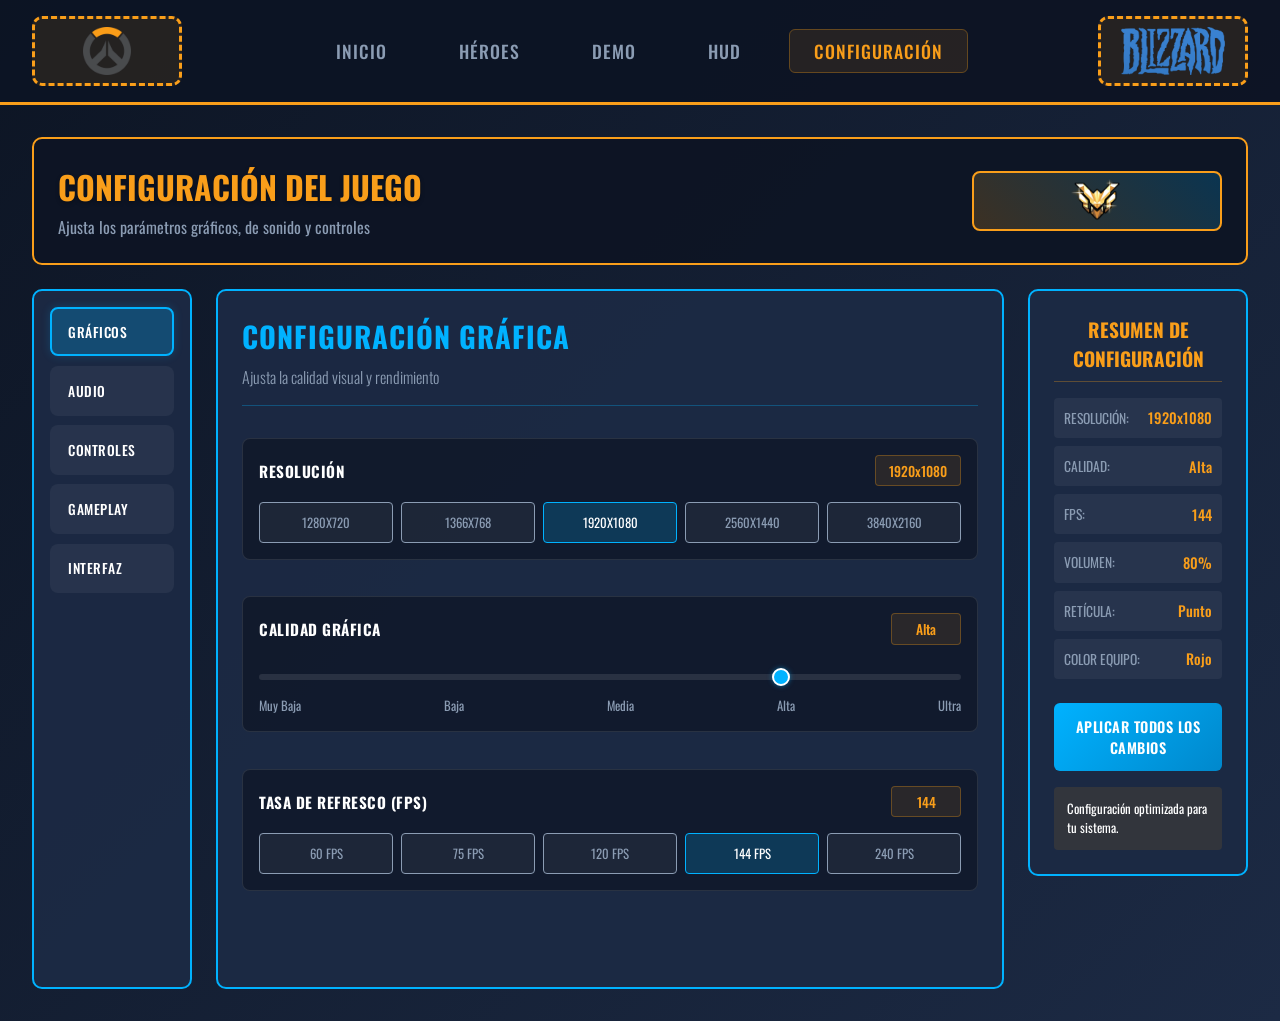
<file: Overwatch2_Pixelart/Overwatch2_Pixelart/html/config.html>
<!DOCTYPE html>
<html lang="es">
<head>
    <meta charset="UTF-8">
    <meta name="viewport" content="width=device-width, initial-scale=1.0">
    <title>Configuración - Overwatch 2 Pixel</title>
    
    <link href="https://fonts.googleapis.com/css2?family=Oswald:wght@300;400;500;600;700&display=swap" rel="stylesheet">
    <style>
        :root {
            --ow-orange: #f99e1a;
            --ow-blue: #00b2ff;
            --ow-dark: #0d1524;
            --ow-darker: #090e1a;
            --ow-light: #1c2a44;
            --ow-white: #ffffff;
            --ow-gray: #8b9cb3;
            --ow-gray-light: #a6b4c8;
            --ow-gray-dark: #6a7b94;
        }

        * {
            margin: 0;
            padding: 0;
            box-sizing: border-box;
        }

        body {
            font-family: 'Oswald', sans-serif;
            background: linear-gradient(135deg, #0d1524 0%, #1c2a44 100%);
            color: white;
            min-height: 100vh;
        }

        /* Header estilo HUD */
        .simple-header {
            background: rgba(13, 21, 36, 0.95);
            border-bottom: 3px solid var(--ow-orange);
            padding: 1rem 0;
            position: sticky;
            top: 0;
            z-index: 1000;
        }

        .header-content {
            max-width: 1400px;
            margin: 0 auto;
            display: flex;
            justify-content: space-between;
            align-items: center;
            padding: 0 2rem;
        }

        .logo-container {
            width: 150px;
            height: 70px;
            display: flex;
            align-items: center;
            justify-content: center;
        }

        .logo-image {
            max-width: 100%;
            max-height: 100%;
            object-fit: contain;
        }

        .logo-placeholder {
            width: 100%;
            height: 100%;
            background: rgba(249, 158, 26, 0.1);
            border: 3px dashed var(--ow-orange);
            border-radius: 10px;
            display: flex;
            align-items: center;
            justify-content: center;
            color: var(--ow-gray);
            font-size: 0.9rem;
            text-align: center;
            padding: 0.5rem;
        }

        .nav-center {
            flex: 2;
            display: flex;
            justify-content: center;
        }

        .nav-links {
            display: flex;
            gap: 1.5rem;
            list-style: none;
        }

        .nav-link {
            color: var(--ow-gray);
            text-decoration: none;
            font-size: 1.1rem;
            font-weight: 500;
            padding: 0.5rem 1.5rem;
            border-radius: 6px;
            transition: all 0.3s ease;
            text-transform: uppercase;
            letter-spacing: 1px;
        }

        .nav-link:hover {
            color: var(--ow-white);
            background: rgba(255, 255, 255, 0.1);
            transform: translateY(-2px);
        }

        .nav-link.active {
            color: var(--ow-orange);
            background: rgba(249, 158, 26, 0.1);
            border: 1px solid rgba(249, 158, 26, 0.3);
        }

        /* Container de configuración */
        .config-container {
            max-width: 1400px;
            margin: 0 auto;
            padding: 2rem;
        }

        
        .config-header {
            position: relative;
            min-height: 80px;
            padding: 1.5rem;
            display: flex;
            align-items: center;
            justify-content: space-between;
            background: rgba(13, 21, 36, 0.95);
            border-radius: 10px;
            border: 2px solid var(--ow-orange);
            margin-bottom: 1.5rem;
        }
        
        .header-left {
            flex: 1;
        }
        
        .header-image-space {
            width: 250px;
            height: 60px;
            background: linear-gradient(45deg, rgba(249, 158, 26, 0.2), rgba(0, 178, 255, 0.2));
            border: 2px solid var(--ow-orange);
            border-radius: 8px;
            display: flex;
            align-items: center;
            justify-content: center;
            color: var(--ow-gray);
            font-size: 0.8rem;
            font-family: 'Oswald', sans-serif;
            text-transform: uppercase;
            letter-spacing: 1px;
            margin-left: 2rem;
        }
        
        .config-title {
            font-size: 2rem;
            margin-bottom: 0.3rem;
            color: var(--ow-orange);
            text-shadow: 0 2px 4px rgba(0,0,0,0.3);
        }
        
        .config-subtitle {
            font-size: 1rem;
            margin: 0;
            color: var(--ow-gray);
        }

        /* Layout principal */
        .config-main {
            display: grid;
            grid-template-columns: 160px 1fr 220px;
            gap: 1.5rem;
            height: calc(100vh - 200px);
            min-height: 600px;
        }

        /* Panel de categorías */
        .config-categories {
            background: rgba(28, 42, 68, 0.95);
            border-radius: 10px;
            border: 2px solid var(--ow-blue);
            padding: 1rem;
            display: flex;
            flex-direction: column;
            gap: 0.6rem;
            height: 100%;
            overflow-y: auto;
        }
        
        .config-categories::-webkit-scrollbar {
            width: 4px;
        }
        
        .config-categories::-webkit-scrollbar-thumb {
            background: var(--ow-blue);
            border-radius: 2px;
        }
        
        .category-item {
            display: flex;
            align-items: center;
            gap: 0.8rem;
            padding: 0.8rem 1rem;
            background: rgba(255, 255, 255, 0.05);
            border: 2px solid transparent;
            border-radius: 8px;
            cursor: pointer;
            transition: all 0.2s ease;
            min-height: 44px;
            width: 100%;
        }
        
        .category-item:hover {
            background: rgba(0, 178, 255, 0.15);
            border-color: rgba(0, 178, 255, 0.3);
            transform: translateX(3px);
        }
        
        .category-item.active {
            background: rgba(0, 178, 255, 0.25);
            border-color: var(--ow-blue);
            box-shadow: 0 0 10px rgba(0, 178, 255, 0.2);
        }
        
        .category-name {
            font-size: 0.85rem;
            font-weight: 500;
            text-transform: uppercase;
            letter-spacing: 0.5px;
            flex: 1;
            white-space: nowrap;
            overflow: hidden;
            text-overflow: ellipsis;
        }

        /* Panel de configuración */
        .config-panel {
            background: rgba(28, 42, 68, 0.95);
            border-radius: 10px;
            border: 2px solid var(--ow-blue);
            padding: 1.5rem;
            overflow-y: auto;
            height: 100%;
        }
        
        .config-category {
            display: none;
        }
        
        .config-category.active {
            display: block;
            animation: fadeIn 0.3s ease;
        }
        
        @keyframes fadeIn {
            from { opacity: 0; transform: translateY(10px); }
            to { opacity: 1; transform: translateY(0); }
        }

        /* Elementos comunes */
        .category-header {
            margin-bottom: 2rem;
            padding-bottom: 1rem;
            border-bottom: 1px solid rgba(0, 178, 255, 0.3);
        }

        .category-title {
            font-size: 1.8rem;
            color: var(--ow-blue);
            text-transform: uppercase;
            letter-spacing: 1px;
            margin-bottom: 0.5rem;
        }

        .category-description {
            font-size: 1rem;
            color: var(--ow-gray);
            font-weight: 300;
        }

        .settings-group {
            display: flex;
            flex-direction: column;
            gap: 1.5rem;
        }

        .setting-item {
            background: rgba(13, 21, 36, 0.7);
            border-radius: 8px;
            padding: 1rem;
            margin-bottom: 0.8rem;
            border: 1px solid rgba(255, 255, 255, 0.1);
        }
        
        .setting-header {
            display: flex;
            justify-content: space-between;
            align-items: center;
            margin-bottom: 1rem;
        }
        
        .setting-name {
            font-size: 0.95rem;
            color: var(--ow-white);
            text-transform: uppercase;
            letter-spacing: 0.5px;
        }
        
        .setting-value {
            font-size: 0.85rem;
            color: var(--ow-orange);
            font-weight: 500;
            background: rgba(249, 158, 26, 0.1);
            padding: 0.3rem 0.8rem;
            border-radius: 4px;
            border: 1px solid rgba(249, 158, 26, 0.3);
            min-width: 70px;
            text-align: center;
        }

        /* Sliders */
        .pixel-slider {
            width: 100%;
            height: 6px;
            -webkit-appearance: none;
            background: rgba(255, 255, 255, 0.1);
            border-radius: 3px;
            outline: none;
            margin: 0.5rem 0;
        }
        
        .pixel-slider::-webkit-slider-thumb {
            -webkit-appearance: none;
            width: 18px;
            height: 18px;
            border-radius: 50%;
            background: var(--ow-blue);
            cursor: pointer;
            border: 2px solid var(--ow-white);
            box-shadow: 0 0 5px rgba(0, 178, 255, 0.5);
        }

        .slider-labels, .slider-range {
            display: flex;
            justify-content: space-between;
            margin-top: 0.5rem;
            color: var(--ow-gray);
            font-size: 0.8rem;
        }

        /* Opciones de botones */
        .resolution-options, .fps-options, .polling-options, .team-options, .crosshair-options {
            display: grid;
            grid-template-columns: repeat(auto-fill, minmax(120px, 1fr));
            gap: 0.5rem;
            margin-top: 0.5rem;
        }
        
        .resolution-option, .fps-option, .polling-option, .team-option, .crosshair-option {
            padding: 0.6rem 0.8rem;
            background: rgba(255, 255, 255, 0.05);
            border: 1px solid var(--ow-gray);
            border-radius: 4px;
            color: var(--ow-gray);
            font-family: 'Oswald', sans-serif;
            font-size: 0.8rem;
            cursor: pointer;
            transition: all 0.2s ease;
            text-align: center;
            text-transform: uppercase;
        }
        
        .resolution-option:hover, .fps-option:hover, .polling-option:hover,
        .team-option:hover, .crosshair-option:hover {
            border-color: var(--ow-blue);
            color: var(--ow-white);
        }
        
        .resolution-option.active, .fps-option.active, .polling-option.active,
        .team-option.active, .crosshair-option.active {
            background: rgba(0, 178, 255, 0.2);
            border-color: var(--ow-blue);
            color: var(--ow-white);
        }

        /* Selector de color de equipo */
        .team-color-selector {
            display: grid;
            grid-template-columns: repeat(3, 1fr);
            gap: 0.8rem;
            margin-top: 0.8rem;
        }
        
        .color-option {
            padding: 1rem;
            border-radius: 6px;
            border: 2px solid transparent;
            cursor: pointer;
            transition: all 0.2s ease;
            text-align: center;
            font-size: 0.8rem;
            text-transform: uppercase;
            color: white;
            font-weight: 500;
            text-shadow: 1px 1px 2px rgba(0,0,0,0.5);
        }
        
        .color-option:hover {
            transform: scale(1.05);
            border-color: white;
        }
        
        .color-option.active {
            border-color: var(--ow-orange);
            box-shadow: 0 0 10px rgba(249, 158, 26, 0.5);
        }

        /* Crosshair customizer */
        .crosshair-customizer {
            display: grid;
            grid-template-columns: 1fr 1fr;
            gap: 1rem;
            margin-top: 1rem;
        }
        
        .crosshair-preview {
            background: rgba(0, 0, 0, 0.5);
            border-radius: 8px;
            height: 150px;
            display: flex;
            align-items: center;
            justify-content: center;
            position: relative;
            border: 1px solid rgba(255, 255, 255, 0.1);
        }
        
        .crosshair-display {
            width: 20px;
            height: 20px;
            position: relative;
        }
        
        .crosshair-line {
            position: absolute;
            background: #0da70d;
        }
        
        .crosshair-horizontal {
            width: 20px;
            height: 2px;
            top: 9px;
            left: 0;
        }
        
        .crosshair-vertical {
            width: 2px;
            height: 20px;
            top: 0;
            left: 9px;
        }
        
        .crosshair-controls {
            display: flex;
            flex-direction: column;
            gap: 0.8rem;
        }
        
        .crosshair-control {
            display: flex;
            justify-content: space-between;
            align-items: center;
        }
        
        .crosshair-value {
            color: var(--ow-orange);
            font-weight: 500;
            min-width: 40px;
            text-align: right;
        }
        
        .crosshair-btn {
            padding: 0.5rem 1rem;
            background: rgba(0, 178, 255, 0.2);
            border: 1px solid var(--ow-blue);
            border-radius: 4px;
            color: var(--ow-white);
            font-family: 'Oswald', sans-serif;
            font-size: 0.8rem;
            cursor: pointer;
            text-transform: uppercase;
            transition: all 0.2s ease;
        }
        
        .crosshair-btn:hover {
            background: rgba(0, 178, 255, 0.4);
        }

        /* Botones de acción */
        .action-btn {
            padding: 0.8rem;
            border: none;
            border-radius: 6px;
            font-family: 'Oswald', sans-serif;
            font-weight: 600;
            font-size: 0.9rem;
            cursor: pointer;
            transition: all 0.2s ease;
            text-transform: uppercase;
            letter-spacing: 0.5px;
            width: 100%;
        }
        
        .apply-btn {
            background: linear-gradient(135deg, #00b2ff, #0088cc);
            color: white;
        }
        
        .apply-btn:hover {
            transform: translateY(-2px);
            box-shadow: 0 5px 15px rgba(0, 178, 255, 0.3);
        }

        /* Panel de resumen */
        .config-summary {
            background: rgba(28, 42, 68, 0.95);
            border-radius: 10px;
            border: 2px solid var(--ow-blue);
            padding: 1.5rem;
            height: fit-content;
        }

        .summary-title {
            font-size: 1.2rem;
            color: var(--ow-orange);
            text-transform: uppercase;
            margin-bottom: 1rem;
            text-align: center;
            padding-bottom: 0.5rem;
            border-bottom: 1px solid rgba(249, 158, 26, 0.3);
        }

        .summary-content {
            margin-bottom: 1.5rem;
        }

        .summary-item {
            display: flex;
            justify-content: space-between;
            align-items: center;
            padding: 0.6rem;
            margin-bottom: 0.5rem;
            background: rgba(255, 255, 255, 0.05);
            border-radius: 4px;
        }

        .summary-label {
            color: var(--ow-gray);
            font-size: 0.85rem;
            text-transform: uppercase;
        }

        .summary-value {
            color: var(--ow-orange);
            font-weight: 500;
            font-size: 0.9rem;
        }

        .performance-warning {
            padding: 0.8rem;
            background: rgba(255, 152, 0, 0.1);
            border: 1px solid var(--ow-warning);
            border-radius: 4px;
            font-size: 0.8rem;
            color: var(--ow-white);
            margin-top: 1rem;
        }

        /* Responsive */
        @media (max-width: 1200px) {
            .config-main {
                grid-template-columns: 1fr;
                grid-template-rows: auto 1fr auto;
                height: auto;
            }
            
            .config-categories {
                flex-direction: row;
                overflow-x: auto;
                height: auto;
                padding: 0.8rem;
            }
            
            .category-item {
                min-width: 120px;
                justify-content: center;
            }
            
            .config-summary {
                order: 3;
            }

            .header-image-space {
                display: none;
            }
        }

        @media (max-width: 768px) {
            .header-content {
                padding: 0 1rem;
            }
            
            .nav-links {
                flex-direction: column;
                gap: 0.5rem;
            }
            
            .config-container {
                padding: 1rem;
            }
            
            .config-title {
                font-size: 1.5rem;
            }
            
            .crosshair-customizer {
                grid-template-columns: 1fr;
            }
        }
    </style>
</head>
<body>
    <!-- Header estilo HUD -->
    <header class="simple-header">
        <div class="header-content">
            <!-- Logo izquierdo -->
            <div class="logo-container">
                <div class="logo-placeholder">
                    <img src="../media/images/backgrounds/Ow.png" alt="Logo Izquierdo" class="logo-image">
                </div>
            </div>
            
            <!-- Navegación -->
            <nav class="nav-center">
                <ul class="nav-links">
                    <li><a href="index.html" class="nav-link">INICIO</a></li>
                    <li><a href="characters.html" class="nav-link">HÉROES</a></li>
                    <li><a href="demo.html" class="nav-link">DEMO</a></li>
                    <li><a href="hud.html" class="nav-link">HUD</a></li>
                    <li><a href="config.html" class="nav-link active">CONFIGURACIÓN</a></li>
                </ul>
            </nav>
            
           
            <div class="logo-container">
                <div class="logo-placeholder">
                    <img src="../media/images/backgrounds/Blizzard.png" alt="Logo Izquierdo" class="logo-image">
                <div class="logo-placeholder" style="display: none;">
                </div>
            </div>
        </div>
    </header>

    <!-- Container de configuración -->
    <div class="config-container">
        
        <div class="config-header">
            <div class="header-left">
                <h1 class="config-title">CONFIGURACIÓN DEL JUEGO</h1>
                <p class="config-subtitle">Ajusta los parámetros gráficos, de sonido y controles</p>
            </div>
            <div class="header-image-space">
                <img src="../media/images/backgrounds/Master.png" alt="Logo Derecho" class="logo-image">
            </div>
        </div>

        <!-- Contenido principal -->
        <div class="config-main">
          
            <div class="config-categories">
                <div class="category-item active" data-category="graphics">
                    <span class="category-name">GRÁFICOS</span>
                </div>
                
                <div class="category-item" data-category="audio">
                    <span class="category-name">AUDIO</span>
                </div>
                
                <div class="category-item" data-category="controls">
                    <span class="category-name">CONTROLES</span>
                </div>
                
                <div class="category-item" data-category="gameplay">
                    <span class="category-name">GAMEPLAY</span>
                </div>
                
                <div class="category-item" data-category="interface">
                    <span class="category-name">INTERFAZ</span>
                </div>
            </div>

            <!-- Panel de configuración -->
            <div class="config-panel">
                <!-- Categoría Gráficos -->
                <div class="config-category active" id="graphics-category">
                    <div class="category-header">
                        <h2 class="category-title">CONFIGURACIÓN GRÁFICA</h2>
                        <p class="category-description">Ajusta la calidad visual y rendimiento</p>
                    </div>
                    
                    <div class="settings-group">
                        <!-- Resolución -->
                        <div class="setting-item">
                            <div class="setting-header">
                                <h3 class="setting-name">RESOLUCIÓN</h3>
                                <div class="setting-value" id="resolution-value">1920x1080</div>
                            </div>
                            <div class="setting-control">
                                <div class="resolution-options">
                                    <button class="resolution-option" data-resolution="1280x720">1280x720</button>
                                    <button class="resolution-option" data-resolution="1366x768">1366x768</button>
                                    <button class="resolution-option active" data-resolution="1920x1080">1920x1080</button>
                                    <button class="resolution-option" data-resolution="2560x1440">2560x1440</button>
                                    <button class="resolution-option" data-resolution="3840x2160">3840x2160</button>
                                </div>
                            </div>
                        </div>

                        <!-- Calidad Gráfica -->
                        <div class="setting-item">
                            <div class="setting-header">
                                <h3 class="setting-name">CALIDAD GRÁFICA</h3>
                                <div class="setting-value" id="quality-value">Alta</div>
                            </div>
                            <div class="setting-control">
                                <input type="range" min="1" max="5" value="4" class="pixel-slider" id="quality-slider">
                                <div class="slider-labels">
                                    <span>Muy Baja</span>
                                    <span>Baja</span>
                                    <span>Media</span>
                                    <span>Alta</span>
                                    <span>Ultra</span>
                                </div>
                            </div>
                        </div>

                        <!-- Tasa de refresco -->
                        <div class="setting-item">
                            <div class="setting-header">
                                <h3 class="setting-name">TASA DE REFRESCO (FPS)</h3>
                                <div class="setting-value" id="fps-value">144</div>
                            </div>
                            <div class="setting-control">
                                <div class="fps-options">
                                    <button class="fps-option" data-fps="60">60 FPS</button>
                                    <button class="fps-option" data-fps="75">75 FPS</button>
                                    <button class="fps-option" data-fps="120">120 FPS</button>
                                    <button class="fps-option active" data-fps="144">144 FPS</button>
                                    <button class="fps-option" data-fps="240">240 FPS</button>
                                </div>
                            </div>
                        </div>
                    </div>
                </div>

                <!-- Categoría Audio -->
                <div class="config-category" id="audio-category">
                    <div class="category-header">
                        <h2 class="category-title">CONFIGURACIÓN DE AUDIO</h2>
                        <p class="category-description">Ajusta el volumen y efectos de sonido</p>
                    </div>
                    
                    <div class="settings-group">
                        <!-- Volumen general -->
                        <div class="setting-item">
                            <div class="setting-header">
                                <h3 class="setting-name">VOLUMEN GENERAL</h3>
                                <div class="setting-value" id="master-volume-value">80%</div>
                            </div>
                            <div class="setting-control">
                                <input type="range" min="0" max="100" value="80" class="pixel-slider" id="master-volume-slider">
                            </div>
                        </div>

                        <!-- Efectos de sonido -->
                        <div class="setting-item">
                            <div class="setting-header">
                                <h3 class="setting-name">EFECTOS DE SONIDO</h3>
                                <div class="setting-value" id="sfx-volume-value">90%</div>
                            </div>
                            <div class="setting-control">
                                <input type="range" min="0" max="100" value="90" class="pixel-slider" id="sfx-volume-slider">
                            </div>
                        </div>

                        <!-- Música -->
                        <div class="setting-item">
                            <div class="setting-header">
                                <h3 class="setting-name">MÚSICA</h3>
                                <div class="setting-value" id="music-volume-value">70%</div>
                            </div>
                            <div class="setting-control">
                                <input type="range" min="0" max="100" value="70" class="pixel-slider" id="music-volume-slider">
                            </div>
                        </div>
                    </div>
                </div>

                <!-- Categoría Controles -->
                <div class="config-category" id="controls-category">
                    <div class="category-header">
                        <h2 class="category-title">CONFIGURACIÓN DE CONTROLES</h2>
                        <p class="category-description">Personaliza los controles del juego</p>
                    </div>
                    
                    <div class="settings-group">
                        <!-- Sensibilidad del ratón -->
                        <div class="setting-item">
                            <div class="setting-header">
                                <h3 class="setting-name">SENSIBILIDAD DEL RATÓN</h3>
                                <div class="setting-value" id="sensitivity-value">15.00</div>
                            </div>
                            <div class="setting-control">
                                <input type="range" min="1" max="30" step="0.1" value="15" class="pixel-slider" id="sensitivity-slider">
                            </div>
                        </div>

                        <!-- Tasa de refresco del ratón -->
                        <div class="setting-item">
                            <div class="setting-header">
                                <h3 class="setting-name">TASA DE REFRESCO DEL RATÓN</h3>
                                <div class="setting-value" id="polling-rate-value">1000 Hz</div>
                            </div>
                            <div class="setting-control">
                                <div class="polling-options">
                                    <button class="polling-option" data-rate="125">125 Hz</button>
                                    <button class="polling-option" data-rate="250">250 Hz</button>
                                    <button class="polling-option" data-rate="500">500 Hz</button>
                                    <button class="polling-option active" data-rate="1000">1000 Hz</button>
                                </div>
                            </div>
                        </div>
                    </div>
                </div>

                <!-- Categoría Gameplay -->
                <div class="config-category" id="gameplay-category">
                    <div class="category-header">
                        <h2 class="category-title">CONFIGURACIÓN DE GAMEPLAY</h2>
                        <p class="category-description">Ajusta aspectos del gameplay y retícula</p>
                    </div>
                    
                    <div class="settings-group">
                        <!-- Tipo de retícula -->
                        <div class="setting-item">
                            <div class="setting-header">
                                <h3 class="setting-name">TIPO DE RETÍCULA</h3>
                                <div class="setting-value" id="crosshair-type-value">Cruz</div>
                            </div>
                            <div class="setting-control">
                                <div class="crosshair-options">
                                    <button class="crosshair-option" data-type="cruz">Cruz</button>
                                    <button class="crosshair-option active" data-type="punto">Punto</button>
                                    <button class="crosshair-option" data-type="circulo">Círculo</button>
                                </div>
                            </div>
                        </div>

                        <!-- Personalizador de retícula -->
                        <div class="setting-item">
                            <div class="setting-header">
                                <h3 class="setting-name">PERSONALIZAR RETÍCULA</h3>
                            </div>
                            <div class="setting-control">
                                <div class="crosshair-customizer">
                                    <div class="crosshair-preview" id="crosshair-preview">
                                        <div class="crosshair-display">
                                            <div class="crosshair-line crosshair-horizontal"></div>
                                            <div class="crosshair-line crosshair-vertical"></div>
                                        </div>
                                    </div>
                                    <div class="crosshair-controls">
                                        <div class="crosshair-control">
                                            <span>Color:</span>
                                            <input type="color" id="crosshair-color" value="#00ff00" class="crosshair-value">
                                        </div>
                                        <div class="crosshair-control">
                                            <span>Tamaño:</span>
                                            <span class="crosshair-value" id="crosshair-size">20px</span>
                                        </div>
                                        <button class="crosshair-btn" id="copy-crosshair">Copiar Configuración</button>
                                    </div>
                                </div>
                            </div>
                        </div>
                    </div>
                </div>

                <!-- Categoría Interfaz -->
                <div class="config-category" id="interface-category">
                    <div class="category-header">
                        <h2 class="category-title">CONFIGURACIÓN DE INTERFAZ</h2>
                        <p class="category-description">Personaliza la interfaz de usuario</p>
                    </div>
                    
                    <div class="settings-group">
                        <!-- Color del equipo -->
                        <div class="setting-item">
                            <div class="setting-header">
                                <h3 class="setting-name">COLOR DEL EQUIPO</h3>
                                <div class="setting-value" id="team-color-value">Azul</div>
                            </div>
                            <div class="setting-control">
                                <div class="team-options">
                                    <button class="team-option" data-color="azul">Azul</button>
                                    <button class="team-option active" data-color="rojo">Rojo</button>
                                    <button class="team-option" data-color="verde">Verde</button>
                                </div>
                                
                                <div class="team-color-selector">
                                    <div class="color-option" style="background: #00b2ff;" data-color="#00b2ff">Azul</div>
                                    <div class="color-option" style="background: #ff4444;" data-color="#ff4444">Rojo</div>
                                    <div class="color-option" style="background: #44ff44;" data-color="#44ff44">Verde</div>
                                    <div class="color-option" style="background: #aa44ff;" data-color="#aa44ff">Morado</div>
                                    <div class="color-option" style="background: #ffff44;" data-color="#ffff44">Amarillo</div>
                                    <div class="color-option" style="background: #ff8844;" data-color="#ff8844">Naranja</div>
                                </div>
                            </div>
                        </div>
                    </div>
                </div>
            </div>

            <!-- Panel de resumen -->
            <div class="config-summary">
                <h3 class="summary-title">RESUMEN DE CONFIGURACIÓN</h3>
                
                <div class="summary-content">
                    <div class="summary-item">
                        <span class="summary-label">Resolución:</span>
                        <span class="summary-value" id="summary-resolution">1920x1080</span>
                    </div>
                    <div class="summary-item">
                        <span class="summary-label">Calidad:</span>
                        <span class="summary-value" id="summary-quality">Alta</span>
                    </div>
                    <div class="summary-item">
                        <span class="summary-label">FPS:</span>
                        <span class="summary-value" id="summary-fps">144</span>
                    </div>
                    <div class="summary-item">
                        <span class="summary-label">Volumen:</span>
                        <span class="summary-value" id="summary-volume">80%</span>
                    </div>
                    <div class="summary-item">
                        <span class="summary-label">Retícula:</span>
                        <span class="summary-value" id="summary-crosshair">Punto</span>
                    </div>
                    <div class="summary-item">
                        <span class="summary-label">Color Equipo:</span>
                        <span class="summary-value" id="summary-teamcolor">Rojo</span>
                    </div>
                </div>

                <div class="summary-actions">
                    <button class="action-btn apply-btn" id="apply-all">
                        APLICAR TODOS LOS CAMBIOS
                    </button>
                </div>

                <div class="performance-warning" id="performance-warning">
                    <span class="warning-text">
                        Configuración optimizada para tu sistema.
                    </span>
                </div>
            </div>
        </div>
    </div>

    <script>
        // Variables globales para crosshair
        let crosshairType = 'punto';
        let crosshairColor = '#00ff00';
        let crosshairSize = 20;
        
        // Función para cambiar categorías
        function switchCategory(category) {
            // Remover active de todas las categorías
            document.querySelectorAll('.category-item').forEach(item => {
                item.classList.remove('active');
            });
            
            // Agregar active a la categoría seleccionada
            document.querySelector(`.category-item[data-category="${category}"]`).classList.add('active');
            
            // Ocultar todas las categorías de contenido
            document.querySelectorAll('.config-category').forEach(cat => {
                cat.classList.remove('active');
            });
            
            // Mostrar la categoría seleccionada
            document.getElementById(`${category}-category`).classList.add('active');
        }
        
        // Función para actualizar valores de sliders
        function updateSliderValue(sliderId) {
            const slider = document.getElementById(sliderId);
            const value = slider.value;
            const settingId = sliderId.replace('-slider', '');
            const valueElement = document.getElementById(`${settingId}-value`);
            const summaryElement = document.getElementById(`summary-${settingId}`);
            
            if (settingId === 'quality') {
                const qualities = ['Muy Baja', 'Baja', 'Media', 'Alta', 'Ultra'];
                const quality = qualities[value - 1];
                valueElement.textContent = quality;
                if (summaryElement) summaryElement.textContent = quality;
            } else if (settingId === 'sensitivity') {
                valueElement.textContent = parseFloat(value).toFixed(2);
                if (summaryElement) summaryElement.textContent = parseFloat(value).toFixed(2);
            } else {
                valueElement.textContent = value + '%';
                if (settingId === 'master-volume' && summaryElement) {
                    summaryElement.textContent = value + '%';
                }
            }
        }
        
        // Función para manejar opciones de botones (resolución, FPS, etc.)
        function handleOptions(buttons, valueId, summaryId = null) {
            buttons.forEach(button => {
                button.addEventListener('click', function() {
                    // Remover active de todos los botones
                    buttons.forEach(btn => btn.classList.remove('active'));
                    
                    // Agregar active al botón clickeado
                    this.classList.add('active');
                    
                    // Obtener el valor del botón
                    const value = this.dataset[Object.keys(this.dataset)[0]];
                    
                    // Actualizar el valor mostrado
                    const valueElement = document.getElementById(valueId);
                    if (valueElement) valueElement.textContent = value;
                    
                    // Actualizar el resumen si existe
                    if (summaryId) {
                        const summaryElement = document.getElementById(summaryId);
                        if (summaryElement) summaryElement.textContent = value;
                    }
                });
            });
        }
        
        // Función para actualizar la vista previa del crosshair
        function updateCrosshairPreview() {
            const display = document.querySelector('.crosshair-display');
            const horizontal = document.querySelector('.crosshair-horizontal');
            const vertical = document.querySelector('.crosshair-vertical');
            
            // Aplicar color
            if (horizontal) horizontal.style.background = crosshairColor;
            if (vertical) vertical.style.background = crosshairColor;
            
            // Aplicar tamaño según el tipo
            if (crosshairType === 'punto') {
                display.style.width = '4px';
                display.style.height = '4px';
                if (horizontal) horizontal.style.display = 'none';
                if (vertical) vertical.style.display = 'none';
                display.style.background = crosshairColor;
                display.style.borderRadius = '50%';
            } else if (crosshairType === 'cruz') {
                display.style.width = crosshairSize + 'px';
                display.style.height = crosshairSize + 'px';
                if (horizontal) horizontal.style.display = 'block';
                if (vertical) vertical.style.display = 'block';
                if (horizontal) horizontal.style.width = crosshairSize + 'px';
                if (horizontal) horizontal.style.height = '2px';
                if (vertical) vertical.style.width = '2px';
                if (vertical) vertical.style.height = crosshairSize + 'px';
                display.style.background = 'transparent';
            } else if (crosshairType === 'circulo') {
                display.style.width = crosshairSize + 'px';
                display.style.height = crosshairSize + 'px';
                if (horizontal) horizontal.style.display = 'none';
                if (vertical) vertical.style.display = 'none';
                display.style.background = 'transparent';
                display.style.border = '2px solid ' + crosshairColor;
                display.style.borderRadius = '50%';
            }
        }
        
        // Función para copiar configuración al portapapeles
        function copyToClipboard(text) {
            navigator.clipboard.writeText(text).then(() => {
                alert('Configuración copiada al portapapeles!');
            }).catch(err => {
                console.error('Error al copiar: ', err);
                // Fallback para navegadores antiguos
                const textArea = document.createElement('textarea');
                textArea.value = text;
                document.body.appendChild(textArea);
                textArea.select();
                document.execCommand('copy');
                document.body.removeChild(textArea);
                alert('Configuración copiada al portapapeles!');
            });
        }
        
        // Inicializar cuando el DOM esté cargado
        document.addEventListener('DOMContentLoaded', function() {
            // 1. Configurar categorías
            document.querySelectorAll('.category-item').forEach(item => {
                item.addEventListener('click', function() {
                    const category = this.dataset.category;
                    switchCategory(category);
                });
            });
            
            // 2. Configurar sliders
            document.querySelectorAll('.pixel-slider').forEach(slider => {
                // Actualizar valor inicial
                updateSliderValue(slider.id);
                
                // Configurar evento input
                slider.addEventListener('input', function() {
                    updateSliderValue(this.id);
                });
            });
            
            // 3. Configurar opciones de resolución
            const resolutionOptions = document.querySelectorAll('.resolution-option');
            handleOptions(resolutionOptions, 'resolution-value', 'summary-resolution');
            
            // 4. Configurar opciones de FPS
            const fpsOptions = document.querySelectorAll('.fps-option');
            handleOptions(fpsOptions, 'fps-value', 'summary-fps');
            
            // 5. Configurar opciones de polling rate
            const pollingOptions = document.querySelectorAll('.polling-option');
            handleOptions(pollingOptions, 'polling-rate-value');
            
            // 6. Configurar opciones de crosshair
            const crosshairOptions = document.querySelectorAll('.crosshair-option');
            crosshairOptions.forEach(button => {
                button.addEventListener('click', function() {
                    // Remover active de todos los botones
                    crosshairOptions.forEach(btn => btn.classList.remove('active'));
                    
                    // Agregar active al botón clickeado
                    this.classList.add('active');
                    
                    // Actualizar tipo de crosshair
                    crosshairType = this.dataset.type;
                    
                    // Actualizar valores mostrados
                    document.getElementById('crosshair-type-value').textContent = 
                        crosshairType.charAt(0).toUpperCase() + crosshairType.slice(1);
                    document.getElementById('summary-crosshair').textContent = 
                        crosshairType.charAt(0).toUpperCase() + crosshairType.slice(1);
                    
                    // Actualizar vista previa
                    updateCrosshairPreview();
                });
            });
            
            // 7. Configurar selector de color de crosshair
            const crosshairColorInput = document.getElementById('crosshair-color');
            if (crosshairColorInput) {
                crosshairColorInput.addEventListener('input', function() {
                    crosshairColor = this.value;
                    updateCrosshairPreview();
                });
            }
            
            // 8. Configurar opciones de color de equipo (botones)
            const teamOptions = document.querySelectorAll('.team-option');
            teamOptions.forEach(button => {
                button.addEventListener('click', function() {
                    // Remover active de todos los botones
                    teamOptions.forEach(btn => btn.classList.remove('active'));
                    
                    // Agregar active al botón clickeado
                    this.classList.add('active');
                    
                    // Actualizar valores
                    const color = this.dataset.color;
                    const colorName = color.charAt(0).toUpperCase() + color.slice(1);
                    document.getElementById('team-color-value').textContent = colorName;
                    document.getElementById('summary-teamcolor').textContent = colorName;
                });
            });
            
            // 9. Configurar selector de color personalizado
            const colorOptions = document.querySelectorAll('.color-option');
            colorOptions.forEach(option => {
                option.addEventListener('click', function() {
                    // Remover active de todas las opciones
                    colorOptions.forEach(opt => opt.classList.remove('active'));
                    
                    // Agregar active a la opción clickeada
                    this.classList.add('active');
                    
                    // Actualizar valores
                    const color = this.dataset.color;
                    const colorName = this.textContent.trim();
                    document.getElementById('team-color-value').textContent = colorName;
                    document.getElementById('summary-teamcolor').textContent = colorName;
                });
            });
            
            // 10. Configurar botón para copiar configuración de crosshair
            const copyCrosshairBtn = document.getElementById('copy-crosshair');
            if (copyCrosshairBtn) {
                copyCrosshairBtn.addEventListener('click', function() {
                    const config = `Crosshair: ${crosshairType}, Color: ${crosshairColor}, Tamaño: ${crosshairSize}px`;
                    copyToClipboard(config);
                });
            }
            
            // 11. Configurar botón para aplicar todos los cambios
            const applyAllBtn = document.getElementById('apply-all');
            if (applyAllBtn) {
                applyAllBtn.addEventListener('click', function() {
                    const originalText = this.textContent;
                    this.textContent = 'APLICANDO...';
                    this.style.opacity = '0.7';
                    
                    setTimeout(() => {
                        this.textContent = '✓ CONFIGURACIÓN APLICADA';
                        this.style.background = 'linear-gradient(135deg, #4CAF50, #2E7D32)';
                        
                        setTimeout(() => {
                            this.textContent = originalText;
                            this.style.background = 'linear-gradient(135deg, #00b2ff, #0088cc)';
                            this.style.opacity = '1';
                        }, 2000);
                    }, 1000);
                });
            }
            
            // 12. Configurar navegación del header
            document.querySelectorAll('.nav-link').forEach(link => {
                link.addEventListener('click', function(e) {
                    // Solo para enlaces externos, permitir comportamiento normal
                    if (this.getAttribute('href') !== '#') {
                        return;
                    }
                    
                    e.preventDefault();
                    
                });
            });
            
            // 13. Inicializar vista previa del crosshair
            updateCrosshairPreview();
            
            // 14. Actualizar resumen periódicamente (cada 2 segundos)
            setInterval(() => {
                // Esta función se asegura de que el resumen esté actualizado
                // con los valores actuales de los controles
            }, 2000);
        });
    </script>
</body>
</html>
</file>
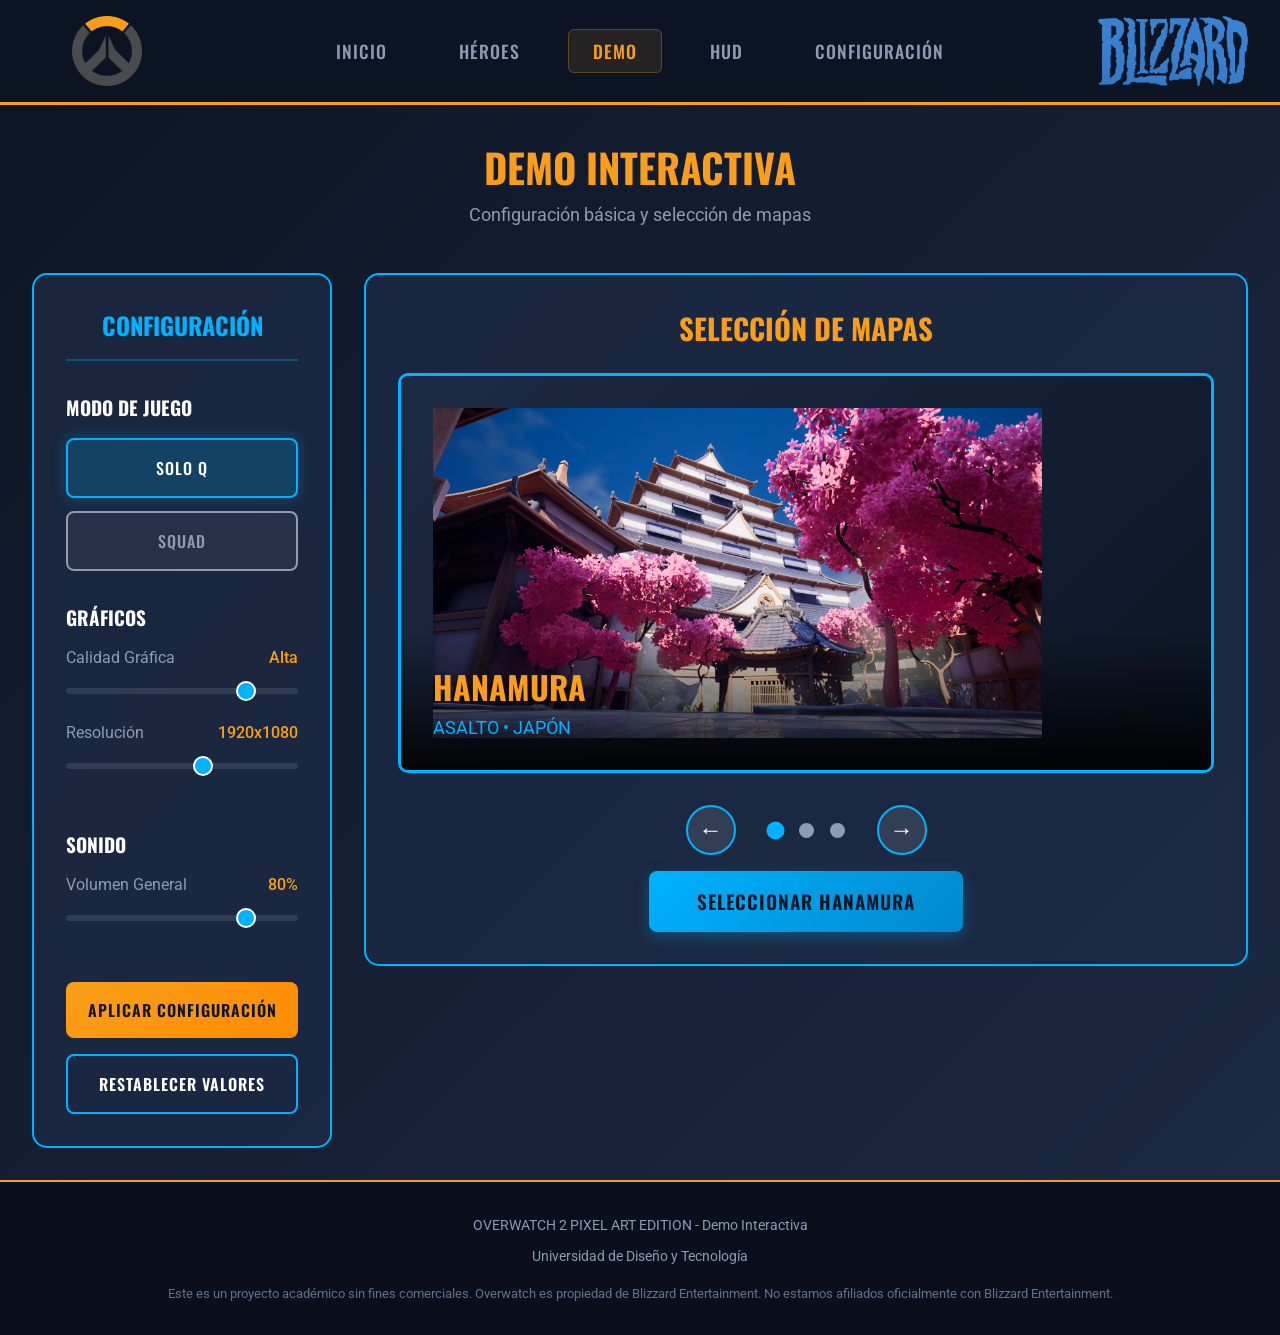
<file: Overwatch2_Pixelart/Overwatch2_Pixelart/html/demo.html>
<!DOCTYPE html>
<html lang="es">
<head>
    <meta charset="UTF-8">
    <meta name="viewport" content="width=device-width, initial-scale=1.0">
    <title>Demo - Overwatch 2 Pixel Art Edition</title>
    
    <!-- Fuentes -->
    <link rel="preconnect" href="https://fonts.googleapis.com">
    <link rel="preconnect" href="https://fonts.gstatic.com" crossorigin>
    <link href="https://fonts.googleapis.com/css2?family=Oswald:wght@400;500;600;700&family=Roboto:wght@400;500&display=swap" rel="stylesheet">
    
    <style>
        /* Reset y estilos base */
        * {
            margin: 0;
            padding: 0;
            box-sizing: border-box;
        }

        body {
            font-family: 'Oswald', sans-serif;
            background: linear-gradient(135deg, #0d1524 0%, #1c2a44 100%);
            color: white;
            min-height: 100vh;
            display: flex;
            flex-direction: column;
        }

        /* Variables de color */
        :root {
            --ow-orange: #f99e1a;
            --ow-blue: #00b2ff;
            --ow-dark: #0d1524;
            --ow-darker: #090e1a;
            --ow-light: #1c2a44;
            --ow-white: #ffffff;
            --ow-gray: #8b9cb3;
        }

        /* Header */
        .simple-header {
            background: rgba(13, 21, 36, 0.95);
            border-bottom: 3px solid var(--ow-orange);
            padding: 1rem 0;
            position: sticky;
            top: 0;
            z-index: 1000;
        }

        .header-content {
            max-width: 1400px;
            margin: 0 auto;
            display: flex;
            justify-content: space-between;
            align-items: center;
            padding: 0 2rem;
        }

        /* Logos del header */
        .logo-container {
            width: 150px;
            height: 70px;
            display: flex;
            align-items: center;
            justify-content: center;
        }

        .logo-image {
            max-width: 100%;
            max-height: 100%;
            object-fit: contain;
        }

        .logo-placeholder {
            width: 100%;
            height: 100%;
            background: rgba(249, 158, 26, 0.1);
            border: 3px dashed var(--ow-orange);
            border-radius: 10px;
            display: flex;
            align-items: center;
            justify-content: center;
            color: var(--ow-gray);
            font-size: 0.9rem;
            text-align: center;
            padding: 0.5rem;
        }

        /* Navegación */
        .nav-center {
            flex: 2;
            display: flex;
            justify-content: center;
        }

        .nav-links {
            display: flex;
            gap: 1.5rem;
            list-style: none;
        }

        .nav-link {
            color: var(--ow-gray);
            text-decoration: none;
            font-size: 1.1rem;
            font-weight: 500;
            padding: 0.5rem 1.5rem;
            border-radius: 6px;
            transition: all 0.3s ease;
            text-transform: uppercase;
            letter-spacing: 1px;
        }

        .nav-link:hover {
            color: var(--ow-white);
            background: rgba(255, 255, 255, 0.1);
            transform: translateY(-2px);
        }

        .nav-link.active {
            color: var(--ow-orange);
            background: rgba(249, 158, 26, 0.1);
            border: 1px solid rgba(249, 158, 26, 0.3);
        }

        /* Menú móvil */
        .mobile-toggle {
            display: none;
            background: none;
            border: none;
            color: var(--ow-white);
            font-size: 1.5rem;
            cursor: pointer;
            padding: 0.5rem;
        }

        /* Contenido principal */
        main {
            flex: 1;
            padding: 2rem;
            max-width: 1400px;
            margin: 0 auto;
            width: 100%;
        }

        /* Título de la página */
        .page-title {
            text-align: center;
            color: var(--ow-orange);
            font-size: 2.5rem;
            margin-bottom: 0.5rem;
            text-transform: uppercase;
        }

        .page-subtitle {
            text-align: center;
            color: var(--ow-gray);
            font-family: 'Roboto', sans-serif;
            font-size: 1.1rem;
            margin-bottom: 3rem;
        }

        /* Contenedor de Demo */
        .demo-container {
            display: flex;
            gap: 2rem;
            min-height: 600px;
        }

        /* Panel lateral */
        .demo-sidebar {
            width: 300px;
            background: rgba(28, 42, 68, 0.8);
            border-radius: 15px;
            border: 2px solid var(--ow-blue);
            padding: 2rem;
            display: flex;
            flex-direction: column;
        }

        .sidebar-title {
            color: var(--ow-blue);
            font-size: 1.5rem;
            margin-bottom: 2rem;
            text-align: center;
            text-transform: uppercase;
            padding-bottom: 1rem;
            border-bottom: 2px solid rgba(0, 178, 255, 0.3);
        }

        /* Selector de modo de juego */
        .game-mode {
            margin-bottom: 2rem;
        }

        .mode-title {
            color: var(--ow-white);
            font-size: 1.2rem;
            margin-bottom: 1rem;
            text-transform: uppercase;
        }

        .mode-selectors {
            display: flex;
            flex-direction: column;
            gap: 0.8rem;
        }

        .mode-btn {
            padding: 1rem;
            background: rgba(255, 255, 255, 0.05);
            border: 2px solid var(--ow-gray);
            border-radius: 8px;
            color: var(--ow-gray);
            font-family: 'Oswald', sans-serif;
            font-weight: 500;
            font-size: 1rem;
            cursor: pointer;
            transition: all 0.3s ease;
            text-transform: uppercase;
            letter-spacing: 1px;
        }

        .mode-btn:hover {
            border-color: var(--ow-blue);
            color: var(--ow-white);
        }

        .mode-btn.selected {
            background: rgba(0, 178, 255, 0.2);
            border-color: var(--ow-blue);
            color: var(--ow-white);
            box-shadow: 0 0 15px rgba(0, 178, 255, 0.3);
        }

        /* Opciones de configuración */
        .config-section {
            margin-bottom: 2rem;
        }

        .section-title {
            color: var(--ow-white);
            font-size: 1.2rem;
            margin-bottom: 1rem;
            text-transform: uppercase;
        }

        .config-option {
            margin-bottom: 1.5rem;
        }

        .option-label {
            display: flex;
            justify-content: space-between;
            align-items: center;
            margin-bottom: 0.5rem;
            font-family: 'Roboto', sans-serif;
        }

        .option-name {
            color: var(--ow-gray);
            font-size: 1rem;
        }

        .option-value {
            color: var(--ow-orange);
            font-weight: 500;
            font-size: 1rem;
        }

        .slider-container {
            width: 100%;
        }

        .config-slider {
            width: 100%;
            height: 6px;
            -webkit-appearance: none;
            background: rgba(255, 255, 255, 0.1);
            border-radius: 3px;
            outline: none;
        }

        .config-slider::-webkit-slider-thumb {
            -webkit-appearance: none;
            width: 20px;
            height: 20px;
            border-radius: 50%;
            background: var(--ow-blue);
            cursor: pointer;
            border: 2px solid var(--ow-white);
        }

        /* Botones de acción */
        .demo-actions {
            margin-top: auto;
            display: flex;
            flex-direction: column;
            gap: 1rem;
        }

        .demo-btn {
            padding: 1rem;
            border: none;
            border-radius: 8px;
            font-family: 'Oswald', sans-serif;
            font-weight: 600;
            font-size: 1rem;
            cursor: pointer;
            transition: all 0.3s ease;
            text-transform: uppercase;
            letter-spacing: 1px;
        }

        .btn-primary {
            background: linear-gradient(135deg, var(--ow-orange), #ff8c00);
            color: var(--ow-dark);
        }

        .btn-primary:hover {
            transform: translateY(-2px);
            box-shadow: 0 8px 20px rgba(249, 158, 26, 0.3);
        }

        .btn-secondary {
            background: transparent;
            color: var(--ow-white);
            border: 2px solid var(--ow-blue);
        }

        .btn-secondary:hover {
            background: rgba(0, 178, 255, 0.1);
        }

        /* Área de contenido principal */
        .demo-content {
            flex: 1;
            display: flex;
            flex-direction: column;
            gap: 2rem;
        }

        /* Slideshow de mapas */
        .maps-slideshow {
            background: rgba(28, 42, 68, 0.8);
            border-radius: 15px;
            border: 2px solid var(--ow-blue);
            padding: 2rem;
            position: relative;
            overflow: hidden;
        }

        .slideshow-title {
            color: var(--ow-orange);
            font-size: 1.8rem;
            margin-bottom: 1.5rem;
            text-align: center;
            text-transform: uppercase;
        }

        .slideshow-container {
            position: relative;
            height: 400px;
            margin-bottom: 2rem;
            border-radius: 10px;
            overflow: hidden;
            border: 3px solid var(--ow-blue);
        }

        .map-slide {
            position: absolute;
            top: 0;
            left: 0;
            width: 100%;
            height: 100%;
            opacity: 0;
            transition: opacity 0.8s ease-in-out;
            display: flex;
            flex-direction: column;
            align-items: center;
            justify-content: center;
            background: linear-gradient(135deg, #1c2a44, #0d1524);
        }

        .map-slide.active {
            opacity: 1;
            z-index: 2;
        }

        /* Contenedor de imagen del mapa */
        .map-image-container {
            width: 100%;
            height: 100%;
            display: flex;
            align-items: center;
            justify-content: center;
            padding: 2rem;
            position: relative;
        }

        .map-image {
            max-width: 100%;
            max-height: 100%;
            object-fit: contain;
            display: none;
        }

        .map-image.loaded {
            display: block;
        }

        .map-image-placeholder {
            position: absolute;
            top: 50%;
            left: 50%;
            transform: translate(-50%, -50%);
            text-align: center;
            color: var(--ow-gray);
            font-size: 1.2rem;
            padding: 2rem;
            background: rgba(0, 0, 0, 0.5);
            border-radius: 10px;
            border: 2px dashed var(--ow-gray);
        }

        .map-info-overlay {
            position: absolute;
            bottom: 0;
            left: 0;
            right: 0;
            background: linear-gradient(transparent, rgba(0, 0, 0, 0.9));
            padding: 2rem;
            z-index: 3;
        }

        .map-name {
            color: var(--ow-orange);
            font-size: 2rem;
            margin-bottom: 0.5rem;
        }

        .map-type {
            color: var(--ow-blue);
            font-family: 'Roboto', sans-serif;
            font-size: 1.1rem;
            text-transform: uppercase;
        }

        /* Controles del slideshow */
        .slideshow-controls {
            display: flex;
            justify-content: center;
            align-items: center;
            gap: 2rem;
            margin-top: 1.5rem;
        }

        .slide-btn {
            background: rgba(255, 255, 255, 0.1);
            border: 2px solid var(--ow-blue);
            border-radius: 50%;
            width: 50px;
            height: 50px;
            color: var(--ow-white);
            font-size: 1.5rem;
            cursor: pointer;
            transition: all 0.3s ease;
            display: flex;
            align-items: center;
            justify-content: center;
        }

        .slide-btn:hover {
            background: var(--ow-blue);
            transform: scale(1.1);
        }

        .slide-dots {
            display: flex;
            gap: 1rem;
        }

        .slide-dot {
            width: 15px;
            height: 15px;
            border-radius: 50%;
            background: var(--ow-gray);
            cursor: pointer;
            transition: all 0.3s ease;
        }

        .slide-dot.active {
            background: var(--ow-blue);
            transform: scale(1.2);
        }

        /* Botón de selección de mapa */
        .select-map-container {
            text-align: center;
            margin-top: 1rem;
        }

        .select-map-btn {
            padding: 1rem 3rem;
            background: linear-gradient(135deg, var(--ow-blue), #0088cc);
            border: none;
            border-radius: 8px;
            color: var(--ow-dark);
            font-family: 'Oswald', sans-serif;
            font-weight: 600;
            font-size: 1.2rem;
            cursor: pointer;
            transition: all 0.3s ease;
            text-transform: uppercase;
            letter-spacing: 1px;
            box-shadow: 0 5px 15px rgba(0, 178, 255, 0.3);
        }

        .select-map-btn:hover {
            transform: translateY(-3px);
            box-shadow: 0 10px 25px rgba(0, 178, 255, 0.5);
        }

        .select-map-btn.selected {
            background: linear-gradient(135deg, var(--ow-orange), #ff8c00);
            transform: scale(1.05);
            box-shadow: 0 0 25px rgba(249, 158, 26, 0.5);
        }

        /* Información del mapa seleccionado */
        .selected-map-info {
            background: rgba(0, 178, 255, 0.1);
            border: 2px solid var(--ow-blue);
            border-radius: 10px;
            padding: 1.5rem;
            margin-top: 2rem;
            display: none;
        }

        .selected-map-info.active {
            display: block;
            animation: fadeIn 0.5s ease;
        }

        .selected-title {
            color: var(--ow-blue);
            font-size: 1.2rem;
            margin-bottom: 1rem;
            text-transform: uppercase;
        }

        .selected-map-name {
            color: var(--ow-orange);
            font-size: 1.8rem;
            margin-bottom: 0.5rem;
        }

        .selected-map-desc {
            color: var(--ow-gray);
            font-family: 'Roboto', sans-serif;
            line-height: 1.6;
            margin-bottom: 1rem;
        }

        @keyframes fadeIn {
            from { opacity: 0; transform: translateY(10px); }
            to { opacity: 1; transform: translateY(0); }
        }

        /* Footer */
        .site-footer {
            background: rgba(9, 14, 26, 0.95);
            border-top: 2px solid var(--ow-orange);
            padding: 2rem 0;
            margin-top: auto;
        }

        .footer-content {
            max-width: 1200px;
            margin: 0 auto;
            padding: 0 2rem;
            text-align: center;
        }

        .footer-text {
            color: var(--ow-gray);
            font-family: 'Roboto', sans-serif;
            font-size: 0.9rem;
            line-height: 1.6;
            margin-bottom: 0.5rem;
        }

        .footer-disclaimer {
            color: var(--ow-gray);
            font-family: 'Roboto', sans-serif;
            font-size: 0.8rem;
            opacity: 0.7;
            margin-top: 1rem;
            line-height: 1.5;
        }

        /* Responsive */
        @media (max-width: 1024px) {
            .demo-container {
                flex-direction: column;
            }
            
            .demo-sidebar {
                width: 100%;
            }
            
            .slideshow-container {
                height: 350px;
            }
        }

        @media (max-width: 768px) {
            .header-content {
                padding: 0 1rem;
                flex-wrap: wrap;
            }
            
            .logo-container {
                width: 120px;
                height: 60px;
            }
            
            .nav-center {
                order: 3;
                flex: 100%;
                margin-top: 1rem;
            }
            
            .mobile-toggle {
                display: block;
                order: 2;
            }
            
            .nav-links {
                flex-direction: column;
                gap: 0.5rem;
                display: none;
                width: 100%;
                background: rgba(9, 14, 26, 0.95);
                padding: 1rem;
                border-radius: 10px;
            }
            
            .nav-links.active {
                display: flex;
            }
            
            .nav-link {
                text-align: center;
                padding: 1rem;
            }
            
            .page-title {
                font-size: 2rem;
            }
            
            .slideshow-container {
                height: 300px;
            }
            
            .map-name {
                font-size: 1.6rem;
            }
        }

        @media (max-width: 480px) {
            .logo-container {
                width: 100px;
                height: 50px;
            }
            
            .page-title {
                font-size: 1.8rem;
            }
            
            .demo-sidebar,
            .maps-slideshow {
                padding: 1.5rem;
            }
            
            .slideshow-container {
                height: 250px;
            }
            
            .slide-btn {
                width: 40px;
                height: 40px;
                font-size: 1.2rem;
            }
        }
    </style>
</head>
<body>
    <!-- Header -->
    <header class="simple-header">
        <div class="header-content">
            <!-- Logo izquierdo -->
            <div class="logo-container">
                <img src="../media/images/backgrounds/Ow.png" alt="Logo Izquierdo" class="logo-image">
                <div class="logo-placeholder" style="display: none;">
                    Logo Izquierdo
                </div>
            </div>
            
            <!-- Menú móvil -->
            <button class="mobile-toggle">
                ☰
            </button>
            
            
            <nav class="nav-center">
                <ul class="nav-links">
                    <li><a href="index.html" class="nav-link">INICIO</a></li>
                    <li><a href="characters.html" class="nav-link">HÉROES</a></li>
                    <li><a href="demo.html" class="nav-link active">DEMO</a></li>
                    <li><a href="hud.html" class="nav-link">HUD</a></li>
                    <li><a href="config.html" class="nav-link">CONFIGURACIÓN</a></li>
                </ul>
            </nav>
            
           
            <div class="logo-container">
                <img src="../media/images/backgrounds/Blizzard.png" alt="Logo Derecho" class="logo-image">
                <div class="logo-placeholder" style="display: none;">
                    Logo Derecho
                </div>
            </div>
        </div>
    </header>

    <!-- Contenido principal -->
    <main>
        <h1 class="page-title">DEMO INTERACTIVA</h1>
        <p class="page-subtitle">Configuración básica y selección de mapas</p>
        
        <div class="demo-container">
            <!-- Panel lateral de configuración básica -->
            <aside class="demo-sidebar">
                <h2 class="sidebar-title">CONFIGURACIÓN</h2>
                
                <!-- Selector de modo de juego -->
                <div class="game-mode">
                    <h3 class="mode-title">MODO DE JUEGO</h3>
                    <div class="mode-selectors">
                        <button class="mode-btn selected" data-mode="soloq">
                            SOLO Q
                        </button>
                        <button class="mode-btn" data-mode="squad">
                            SQUAD
                        </button>
                    </div>
                </div>
                
                <!-- Gráficos -->
                <div class="config-section">
                    <h3 class="section-title">GRÁFICOS</h3>
                    
                    <div class="config-option">
                        <div class="option-label">
                            <span class="option-name">Calidad Gráfica</span>
                            <span class="option-value" id="graphicsValue">Alta</span>
                        </div>
                        <div class="slider-container">
                            <input type="range" min="0" max="100" value="80" class="config-slider" id="graphicsSlider">
                        </div>
                    </div>
                    
                    <div class="config-option">
                        <div class="option-label">
                            <span class="option-name">Resolución</span>
                            <span class="option-value" id="resolutionValue">1920x1080</span>
                        </div>
                        <div class="slider-container">
                            <input type="range" min="0" max="100" value="60" class="config-slider" id="resolutionSlider">
                        </div>
                    </div>
                </div>
                
                <!-- Sonido -->
                <div class="config-section">
                    <h3 class="section-title">SONIDO</h3>
                    
                    <div class="config-option">
                        <div class="option-label">
                            <span class="option-name">Volumen General</span>
                            <span class="option-value" id="volumeValue">80%</span>
                        </div>
                        <div class="slider-container">
                            <input type="range" min="0" max="100" value="80" class="config-slider" id="volumeSlider">
                        </div>
                    </div>
                </div>
                
                <!-- Botones de acción -->
                <div class="demo-actions">
                    <button class="demo-btn btn-primary" id="applyConfig">
                        APLICAR CONFIGURACIÓN
                    </button>
                    <button class="demo-btn btn-secondary" id="resetConfig">
                        RESTABLECER VALORES
                    </button>
                </div>
            </aside>

            <!-- Área de contenido principal - Slideshow de Mapas -->
            <div class="demo-content">
                <section class="maps-slideshow">
                    <h2 class="slideshow-title">SELECCIÓN DE MAPAS</h2>
                    
                    <!-- Slideshow Container -->
                    <div class="slideshow-container">
                        <!-- Mapa 1: Hanamura -->
                        <div class="map-slide active" data-map="hanamura">
                            <div class="map-image-container">
                                <!-- IMAGEN DEL MAPA: media/maps/hanamura.png -->
                                <img src="../media/images/maps/hanamura.png" alt="Hanamura" class="map-image">
                                <div class="map-image-container">
                                    
                                    
                                </div>
                            </div>
                            <div class="map-info-overlay">
                                <h3 class="map-name">HANAMURA</h3>
                                <p class="map-type">ASALTO • JAPÓN</p>
                            </div>
                        </div>
                        
                        <!-- Mapa 2: King's Row -->
                        <div class="map-slide" data-map="kings-row">
                            <div class="map-image-container">
                                <!-- IMAGEN DEL MAPA: media/maps/kings-row.png -->
                                <img src="../media/images/maps/kings-row.png" alt="King's Row" class="map-image">
                                <div class="map-image-container">
                                    
                                    
                                </div>
                            </div>
                            <div class="map-info-overlay">
                                <h3 class="map-name">KING'S ROW</h3>
                                <p class="map-type">HÍBRIDO • LONDRES</p>
                            </div>
                        </div>
                        
                        <!-- Mapa 3: Dorado -->
                        <div class="map-slide" data-map="dorado">
                            <div class="map-image-container">
                                <!-- IMAGEN DEL MAPA: media/maps/dorado.png -->
                                <img src="../media/images/maps/Dorado.jpg" alt="Dorado" class="map-image">
                                <div class="map-image-container">
                                    
                                    
                                </div>
                            </div>
                            <div class="map-info-overlay">
                                <h3 class="map-name">DORADO</h3>
                                <p class="map-type">CARGA • MÉXICO</p>
                            </div>
                        </div>
                    </div>
                    
                    <!-- Controles del Slideshow -->
                    <div class="slideshow-controls">
                        <button class="slide-btn prev">←</button>
                        <div class="slide-dots">
                            <div class="slide-dot active" data-index="0"></div>
                            <div class="slide-dot" data-index="1"></div>
                            <div class="slide-dot" data-index="2"></div>
                        </div>
                        <button class="slide-btn next">→</button>
                    </div>
                    
                    <!-- Botón de selección -->
                    <div class="select-map-container">
                        <button class="select-map-btn" id="selectMapBtn">
                            SELECCIONAR HANAMURA
                        </button>
                    </div>
                    
                    <!-- Información del mapa seleccionado -->
                    <div class="selected-map-info" id="selectedMapInfo">
                        <h3 class="selected-title">MAPA SELECCIONADO</h3>
                        <div class="selected-map-name" id="selectedMapName">HANAMURA</div>
                        <div class="selected-map-type" id="selectedMapType">ASALTO • JAPÓN</div>
                        <p class="selected-map-desc" id="selectedMapDesc">
                            Un hermoso templo japonés que oculta una instalación tecnológica avanzada. 
                            El equipo atacante debe capturar dos puntos, mientras que el equipo defensor 
                            protege este sitio histórico.
                        </p>
                    </div>
                </section>
            </div>
        </div>
    </main>

    <!-- Footer -->
    <footer class="site-footer">
        <div class="footer-content">
            <p class="footer-text">OVERWATCH 2 PIXEL ART EDITION - Demo Interactiva</p>
            <p class="footer-text">Universidad de Diseño y Tecnología</p>
            <p class="footer-disclaimer">
                Este es un proyecto académico sin fines comerciales. Overwatch es propiedad de Blizzard Entertainment.
                No estamos afiliados oficialmente con Blizzard Entertainment.
            </p>
        </div>
    </footer>

    <script>
        document.addEventListener('DOMContentLoaded', function() {
            // Menú móvil
            const toggleBtn = document.querySelector('.mobile-toggle');
            const navLinks = document.querySelector('.nav-links');
            
            if (toggleBtn) {
                toggleBtn.addEventListener('click', function() {
                    navLinks.classList.toggle('active');
                    this.textContent = navLinks.classList.contains('active') ? '✕' : '☰';
                });
            }
            
            // Datos de los mapas
            const mapsData = {
                'hanamura': {
                    name: 'HANAMURA',
                    type: 'ASALTO • JAPÓN',
                    description: 'Un hermoso templo japonés que oculta una instalación tecnológica avanzada. El equipo atacante debe capturar dos puntos, mientras que el equipo defensor protege este sitio histórico.',
                    image: '../media/maps/hanamura.png'
                },
                'kings-row': {
                    name: 'KING\'S ROW',
                    type: 'HÍBRIDO • LONDRES',
                    description: 'Una calle londinense que mezcla arquitectura tradicional británica con tecnología avanzada. Combina elementos de captura y escolta en un ambiente urbano.',
                    image: '../media/maps/kings-row.png'
                },
                'dorado': {
                    name: 'DORADO',
                    type: 'CARGA • MÉXICO',
                    description: 'Un pintoresco pueblo mexicano durante las festividades del Día de los Muertos. El equipo atacante debe escoltar una carga a través de las calles decoradas.',
                    image: '../media/maps/dorado.png'
                }
            };
            
            // Variables del slideshow
            const slides = document.querySelectorAll('.map-slide');
            const dots = document.querySelectorAll('.slide-dot');
            const prevBtn = document.querySelector('.slide-btn.prev');
            const nextBtn = document.querySelector('.slide-btn.next');
            const selectMapBtn = document.getElementById('selectMapBtn');
            const selectedMapInfo = document.getElementById('selectedMapInfo');
            const selectedMapName = document.getElementById('selectedMapName');
            const selectedMapType = document.getElementById('selectedMapType');
            const selectedMapDesc = document.getElementById('selectedMapDesc');
            
            let currentSlide = 0;
            let slideInterval;
            let selectedMap = 'hanamura';
            
            // Funciones del slideshow
            function showSlide(index) {
                // Ocultar todas las slides
                slides.forEach(slide => slide.classList.remove('active'));
                dots.forEach(dot => dot.classList.remove('active'));
                
                // Asegurar que el índice esté dentro de los límites
                if (index >= slides.length) currentSlide = 0;
                else if (index < 0) currentSlide = slides.length - 1;
                else currentSlide = index;
                
                // Mostrar slide actual
                slides[currentSlide].classList.add('active');
                dots[currentSlide].classList.add('active');
                
                // Actualizar mapa actual
                const currentMap = slides[currentSlide].dataset.map;
                selectedMap = currentMap;
                selectMapBtn.textContent = `SELECCIONAR ${mapsData[currentMap].name}`;
                
                // Cargar imagen si existe
                const img = slides[currentSlide].querySelector('.map-image');
                loadImage(img);
            }
            
            function nextSlide() {
                showSlide(currentSlide + 1);
            }
            
            function prevSlide() {
                showSlide(currentSlide - 1);
            }
            
            function startSlideshow() {
                slideInterval = setInterval(nextSlide, 5000); // Cambio cada 5 segundos
            }
            
            function stopSlideshow() {
                clearInterval(slideInterval);
            }
            
            // Cargar imágenes
            function loadImage(imgElement) {
                const img = new Image();
                img.src = imgElement.src;
                
                img.onload = function() {
                    imgElement.classList.add('loaded');
                };
                
                img.onerror = function() {
                    // La imagen placeholder ya está visible
                };
            }
            
            // Cargar todas las imágenes inicialmente
            document.querySelectorAll('.map-image').forEach(img => {
                loadImage(img);
            });
            
            // Event listeners para controles
            prevBtn.addEventListener('click', function() {
                stopSlideshow();
                prevSlide();
                startSlideshow();
            });
            
            nextBtn.addEventListener('click', function() {
                stopSlideshow();
                nextSlide();
                startSlideshow();
            });
            
            dots.forEach(dot => {
                dot.addEventListener('click', function() {
                    stopSlideshow();
                    const index = parseInt(this.dataset.index);
                    showSlide(index);
                    startSlideshow();
                });
            });
            
            // Pausar slideshow al pasar el mouse
            document.querySelector('.slideshow-container').addEventListener('mouseenter', stopSlideshow);
            document.querySelector('.slideshow-container').addEventListener('mouseleave', startSlideshow);
            
            // Seleccionar mapa
            selectMapBtn.addEventListener('click', function() {
                const mapData = mapsData[selectedMap];
                
                // Actualizar información del mapa seleccionado
                selectedMapName.textContent = mapData.name;
                selectedMapType.textContent = mapData.type;
                selectedMapDesc.textContent = mapData.description;
                
                // Mostrar información
                selectedMapInfo.classList.add('active');
                
                // Actualizar botón
                this.classList.add('selected');
                this.textContent = `✓ ${mapData.name} SELECCIONADO`;
                
                // Scroll suave a la información
                selectedMapInfo.scrollIntoView({ behavior: 'smooth', block: 'nearest' });
                
                console.log(`Mapa seleccionado: ${mapData.name}`);
            });
            
            // Selector de modo de juego
            const modeButtons = document.querySelectorAll('.mode-btn');
            modeButtons.forEach(button => {
                button.addEventListener('click', function() {
                    modeButtons.forEach(btn => btn.classList.remove('selected'));
                    this.classList.add('selected');
                    
                    const mode = this.dataset.mode;
                    console.log(`Modo seleccionado: ${mode.toUpperCase()}`);
                });
            });
            
            // Actualizar valores de sliders
            const sliders = document.querySelectorAll('.config-slider');
            sliders.forEach(slider => {
                const valueElement = document.getElementById(slider.id.replace('Slider', 'Value'));
                
                if (valueElement) {
                    slider.addEventListener('input', function() {
                        if (this.id === 'graphicsSlider') {
                            const value = parseInt(this.value);
                            let quality = 'Baja';
                            if (value > 60) quality = 'Alta';
                            else if (value > 30) quality = 'Media';
                            valueElement.textContent = quality;
                        } else if (this.id === 'resolutionSlider') {
                            const value = parseInt(this.value);
                            let resolution = '1280x720';
                            if (value > 66) resolution = '3840x2160';
                            else if (value > 33) resolution = '1920x1080';
                            valueElement.textContent = resolution;
                        } else {
                            valueElement.textContent = this.value + '%';
                        }
                    });
                }
            });
            
            // Botón aplicar configuración
            document.getElementById('applyConfig').addEventListener('click', function() {
                // Recoger todos los valores
                const config = {
                    mode: document.querySelector('.mode-btn.selected').dataset.mode.toUpperCase(),
                    graphics: document.getElementById('graphicsValue').textContent,
                    resolution: document.getElementById('resolutionValue').textContent,
                    volume: document.getElementById('volumeValue').textContent,
                    selectedMap: selectedMap.toUpperCase()
                };
                
                console.log('Configuración aplicada:', config);
                alert('Configuración aplicada correctamente');
            });
            
            // Botón restablecer valores
            document.getElementById('resetConfig').addEventListener('click', function() {
                if (confirm('¿Restablecer todos los valores a los predeterminados?')) {
                    // Restablecer sliders
                    document.getElementById('graphicsSlider').value = 80;
                    document.getElementById('graphicsValue').textContent = 'Alta';
                    
                    document.getElementById('resolutionSlider').value = 60;
                    document.getElementById('resolutionValue').textContent = '1920x1080';
                    
                    document.getElementById('volumeSlider').value = 80;
                    document.getElementById('volumeValue').textContent = '80%';
                    
                    // Restablecer modo de juego
                    modeButtons.forEach(btn => btn.classList.remove('selected'));
                    modeButtons[0].classList.add('selected');
                    
                    // Restablecer mapa seleccionado
                    selectedMap = 'hanamura';
                    selectMapBtn.classList.remove('selected');
                    selectMapBtn.textContent = `SELECCIONAR HANAMURA`;
                    selectedMapInfo.classList.remove('active');
                    
                    // Volver al primer slide
                    stopSlideshow();
                    showSlide(0);
                    startSlideshow();
                    
                    alert('Valores restablecidos correctamente');
                }
            });
            
            // Iniciar slideshow automático
            startSlideshow();
            
           
            document.querySelectorAll('.nav-link').forEach(link => {
                link.addEventListener('click', function() {
                    if (window.innerWidth <= 768) {
                        navLinks.classList.remove('active');
                        toggleBtn.textContent = '☰';
                    }
                });
            });
        });
    </script>
</body>
</html>
</file>
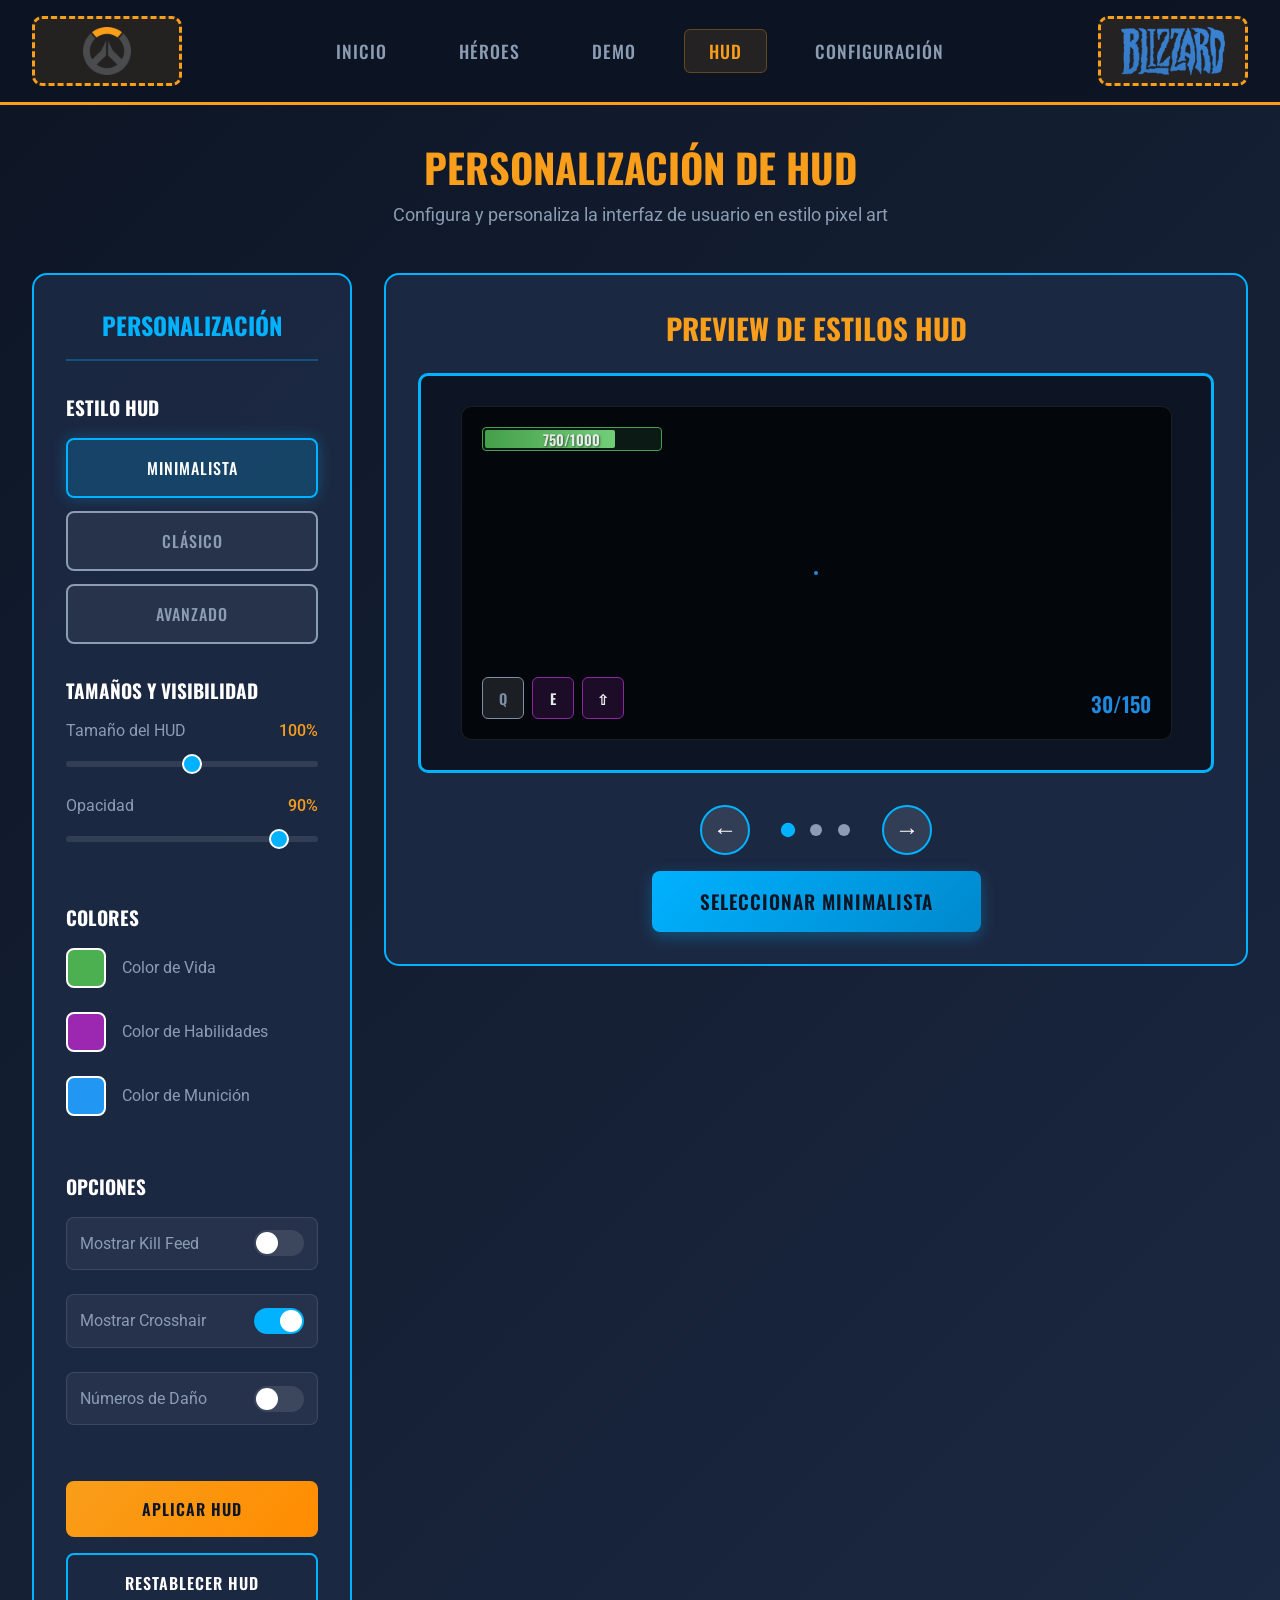
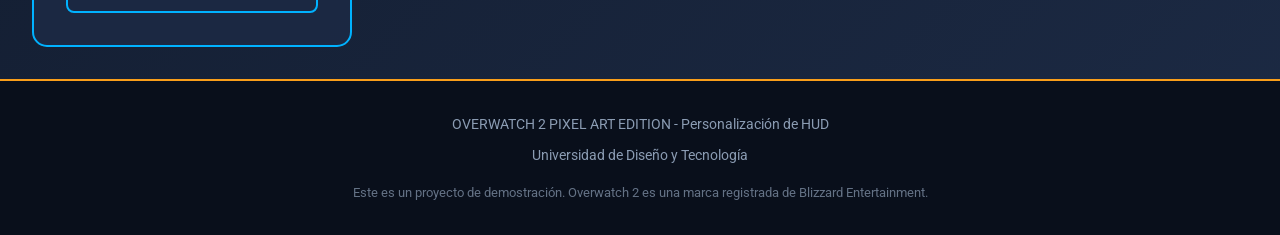
<file: Overwatch2_Pixelart/Overwatch2_Pixelart/html/hud.html>
<!DOCTYPE html>
<html lang="es">
<head>
    <meta charset="UTF-8">
    <meta name="viewport" content="width=device-width, initial-scale=1.0">
    <title>HUD - Overwatch 2 Pixel Art Edition</title>
    
    <!-- Fuentes -->
    <link rel="preconnect" href="https://fonts.googleapis.com">
    <link rel="preconnect" href="https://fonts.gstatic.com" crossorigin>
    <link href="https://fonts.googleapis.com/css2?family=Oswald:wght@400;500;600;700&family=Roboto:wght@400;500&display=swap" rel="stylesheet">
    
    <style>
        /* Reset y estilos base */
        * {
            margin: 0;
            padding: 0;
            box-sizing: border-box;
        }

        body {
            font-family: 'Oswald', sans-serif;
            background: linear-gradient(135deg, #0d1524 0%, #1c2a44 100%);
            color: white;
            min-height: 100vh;
            display: flex;
            flex-direction: column;
        }

        /* Variables de color */
        :root {
            --ow-orange: #f99e1a;
            --ow-blue: #00b2ff;
            --ow-dark: #0d1524;
            --ow-darker: #090e1a;
            --ow-light: #1c2a44;
            --ow-white: #ffffff;
            --ow-gray: #8b9cb3;
            --hud-health: #4CAF50;  /* Verde suave para vida */
            --hud-primary: #2196F3; /* Azul principal */
            --hud-secondary: #9C27B0; /* Púrpura para habilidades */
        }

        /* Header */
        .simple-header {
            background: rgba(13, 21, 36, 0.95);
            border-bottom: 3px solid var(--ow-orange);
            padding: 1rem 0;
            position: sticky;
            top: 0;
            z-index: 1000;
        }

        .header-content {
            max-width: 1400px;
            margin: 0 auto;
            display: flex;
            justify-content: space-between;
            align-items: center;
            padding: 0 2rem;
        }

        /* Logos del header */
        .logo-container {
            width: 150px;
            height: 70px;
            display: flex;
            align-items: center;
            justify-content: center;
        }

        .logo-image {
            max-width: 100%;
            max-height: 100%;
            object-fit: contain;
        }

        .logo-placeholder {
            width: 100%;
            height: 100%;
            background: rgba(249, 158, 26, 0.1);
            border: 3px dashed var(--ow-orange);
            border-radius: 10px;
            display: flex;
            align-items: center;
            justify-content: center;
            color: var(--ow-gray);
            font-size: 0.9rem;
            text-align: center;
            padding: 0.5rem;
        }

        /* Navegación */
        .nav-center {
            flex: 2;
            display: flex;
            justify-content: center;
        }

        .nav-links {
            display: flex;
            gap: 1.5rem;
            list-style: none;
        }

        .nav-link {
            color: var(--ow-gray);
            text-decoration: none;
            font-size: 1.1rem;
            font-weight: 500;
            padding: 0.5rem 1.5rem;
            border-radius: 6px;
            transition: all 0.3s ease;
            text-transform: uppercase;
            letter-spacing: 1px;
        }

        .nav-link:hover {
            color: var(--ow-white);
            background: rgba(255, 255, 255, 0.1);
            transform: translateY(-2px);
        }

        .nav-link.active {
            color: var(--ow-orange);
            background: rgba(249, 158, 26, 0.1);
            border: 1px solid rgba(249, 158, 26, 0.3);
        }

        /* Contenido principal */
        main {
            flex: 1;
            padding: 2rem;
            max-width: 1400px;
            margin: 0 auto;
            width: 100%;
        }

        /* Título de la página */
        .page-title {
            text-align: center;
            color: var(--ow-orange);
            font-size: 2.5rem;
            margin-bottom: 0.5rem;
            text-transform: uppercase;
        }

        .page-subtitle {
            text-align: center;
            color: var(--ow-gray);
            font-family: 'Roboto', sans-serif;
            font-size: 1.1rem;
            margin-bottom: 3rem;
        }

        /* Contenedor de HUD */
        .hud-container {
            display: flex;
            gap: 2rem;
            min-height: 600px;
        }

        /* Panel lateral */
        .hud-sidebar {
            width: 320px;
            background: rgba(28, 42, 68, 0.9);
            border-radius: 15px;
            border: 2px solid var(--ow-blue);
            padding: 2rem;
            display: flex;
            flex-direction: column;
        }

        .sidebar-title {
            color: var(--ow-blue);
            font-size: 1.5rem;
            margin-bottom: 2rem;
            text-align: center;
            text-transform: uppercase;
            padding-bottom: 1rem;
            border-bottom: 2px solid rgba(0, 178, 255, 0.3);
        }

        /* Selector de estilo HUD */
        .hud-style {
            margin-bottom: 2rem;
        }

        .style-title {
            color: var(--ow-white);
            font-size: 1.2rem;
            margin-bottom: 1rem;
            text-transform: uppercase;
        }

        .style-selectors {
            display: flex;
            flex-direction: column;
            gap: 0.8rem;
        }

        .style-btn {
            padding: 1rem;
            background: rgba(255, 255, 255, 0.05);
            border: 2px solid var(--ow-gray);
            border-radius: 8px;
            color: var(--ow-gray);
            font-family: 'Oswald', sans-serif;
            font-weight: 500;
            font-size: 1rem;
            cursor: pointer;
            transition: all 0.3s ease;
            text-transform: uppercase;
            letter-spacing: 1px;
        }

        .style-btn:hover {
            border-color: var(--ow-blue);
            color: var(--ow-white);
        }

        .style-btn.selected {
            background: rgba(0, 178, 255, 0.2);
            border-color: var(--ow-blue);
            color: var(--ow-white);
            box-shadow: 0 0 15px rgba(0, 178, 255, 0.3);
        }

        /* Opciones de personalización */
        .custom-section {
            margin-bottom: 2rem;
        }

        .section-title {
            color: var(--ow-white);
            font-size: 1.2rem;
            margin-bottom: 1rem;
            text-transform: uppercase;
        }

        .custom-option {
            margin-bottom: 1.5rem;
        }

        .option-label {
            display: flex;
            justify-content: space-between;
            align-items: center;
            margin-bottom: 0.5rem;
            font-family: 'Roboto', sans-serif;
        }

        .option-name {
            color: var(--ow-gray);
            font-size: 1rem;
        }

        .option-value {
            color: var(--ow-orange);
            font-weight: 500;
            font-size: 1rem;
        }

        .slider-container {
            width: 100%;
        }

        .hud-slider {
            width: 100%;
            height: 6px;
            -webkit-appearance: none;
            background: rgba(255, 255, 255, 0.1);
            border-radius: 3px;
            outline: none;
        }

        .hud-slider::-webkit-slider-thumb {
            -webkit-appearance: none;
            width: 20px;
            height: 20px;
            border-radius: 50%;
            background: var(--ow-blue);
            cursor: pointer;
            border: 2px solid var(--ow-white);
        }

        /* Color pickers */
        .color-picker {
            display: flex;
            align-items: center;
            gap: 1rem;
        }

        .color-preview {
            width: 40px;
            height: 40px;
            border-radius: 8px;
            border: 2px solid var(--ow-white);
            cursor: pointer;
            transition: transform 0.3s ease;
        }

        .color-preview:hover {
            transform: scale(1.1);
        }

        .color-name {
            font-family: 'Roboto', sans-serif;
            color: var(--ow-gray);
            font-size: 1rem;
        }

        /* Toggle switches */
        .toggle-container {
            display: flex;
            justify-content: space-between;
            align-items: center;
            padding: 0.8rem;
            background: rgba(255, 255, 255, 0.05);
            border-radius: 8px;
            border: 1px solid rgba(255, 255, 255, 0.1);
        }

        .toggle-label {
            font-family: 'Roboto', sans-serif;
            color: var(--ow-gray);
            font-size: 1rem;
        }

        .toggle-switch {
            width: 50px;
            height: 26px;
            background: rgba(255, 255, 255, 0.1);
            border-radius: 13px;
            position: relative;
            cursor: pointer;
            transition: all 0.3s ease;
        }

        .toggle-switch.active {
            background: var(--ow-blue);
        }

        .toggle-knob {
            width: 22px;
            height: 22px;
            background: var(--ow-white);
            border-radius: 50%;
            position: absolute;
            top: 2px;
            left: 2px;
            transition: all 0.3s ease;
        }

        .toggle-switch.active .toggle-knob {
            left: 26px;
        }

        /* Botones de acción */
        .hud-actions {
            margin-top: auto;
            display: flex;
            flex-direction: column;
            gap: 1rem;
        }

        .hud-btn {
            padding: 1rem;
            border: none;
            border-radius: 8px;
            font-family: 'Oswald', sans-serif;
            font-weight: 600;
            font-size: 1rem;
            cursor: pointer;
            transition: all 0.3s ease;
            text-transform: uppercase;
            letter-spacing: 1px;
        }

        .btn-primary {
            background: linear-gradient(135deg, var(--ow-orange), #ff8c00);
            color: var(--ow-dark);
        }

        .btn-primary:hover {
            transform: translateY(-2px);
            box-shadow: 0 8px 20px rgba(249, 158, 26, 0.3);
        }

        .btn-secondary {
            background: transparent;
            color: var(--ow-white);
            border: 2px solid var(--ow-blue);
        }

        .btn-secondary:hover {
            background: rgba(0, 178, 255, 0.1);
        }

        /* Área de contenido principal */
        .hud-content {
            flex: 1;
            display: flex;
            flex-direction: column;
            gap: 2rem;
        }

        /* Slideshow de estilos HUD */
        .hud-slideshow {
            background: rgba(28, 42, 68, 0.9);
            border-radius: 15px;
            border: 2px solid var(--ow-blue);
            padding: 2rem;
            position: relative;
            overflow: hidden;
        }

        .slideshow-title {
            color: var(--ow-orange);
            font-size: 1.8rem;
            margin-bottom: 1.5rem;
            text-align: center;
            text-transform: uppercase;
        }

        .slideshow-container {
            position: relative;
            height: 400px;
            margin-bottom: 2rem;
            border-radius: 10px;
            overflow: hidden;
            border: 3px solid var(--ow-blue);
            background: var(--ow-dark);
        }

        .hud-slide {
            position: absolute;
            top: 0;
            left: 0;
            width: 100%;
            height: 100%;
            opacity: 0;
            transition: opacity 0.8s ease-in-out;
            display: flex;
            flex-direction: column;
            align-items: center;
            justify-content: center;
        }

        .hud-slide.active {
            opacity: 1;
            z-index: 2;
        }

        /* Simulación de HUD en juego - ESTILO MINIMALISTA */
        .hud-preview {
            width: 90%;
            height: 85%;
            position: relative;
            background: rgba(0, 0, 0, 0.7);
            border-radius: 10px;
            border: 1px solid rgba(255, 255, 255, 0.1);
            overflow: hidden;
        }

        /* Elementos del HUD - Estilo minimalista por defecto */
        .health-bar {
            position: absolute;
            top: 20px;
            left: 20px;
            width: 180px;
            height: 24px;
            background: rgba(76, 175, 80, 0.2);
            border: 1px solid var(--hud-health);
            border-radius: 4px;
            overflow: hidden;
            padding: 2px;
        }

        .health-fill {
            height: 100%;
            background: linear-gradient(90deg, var(--hud-health), #66BB6A);
            width: 75%;
            border-radius: 2px;
            transition: width 0.3s ease;
        }

        .health-text {
            position: absolute;
            top: 50%;
            left: 50%;
            transform: translate(-50%, -50%);
            color: white;
            font-family: 'Oswald', sans-serif;
            font-weight: 600;
            font-size: 0.9rem;
            text-shadow: 1px 1px 2px rgba(0, 0, 0, 0.5);
        }

        .ammo-counter {
            position: absolute;
            bottom: 20px;
            right: 20px;
            font-family: 'Oswald', sans-serif;
            font-size: 1.3rem;
            color: var(--hud-primary);
            text-shadow: 2px 2px 4px rgba(0, 0, 0, 0.5);
            font-weight: 600;
        }

        .ability-icons {
            position: absolute;
            bottom: 20px;
            left: 20px;
            display: flex;
            gap: 8px;
        }

        .ability-icon {
            width: 42px;
            height: 42px;
            background: rgba(156, 39, 176, 0.2);
            border: 1px solid var(--hud-secondary);
            border-radius: 6px;
            display: flex;
            align-items: center;
            justify-content: center;
            font-size: 0.9rem;
            color: white;
            font-weight: 600;
        }

        .ability-icon.cooldown {
            background: rgba(255, 255, 255, 0.1);
            border-color: var(--ow-gray);
            color: var(--ow-gray);
        }

        .kill-feed {
            position: absolute;
            top: 20px;
            right: 20px;
            width: 180px;
            background: rgba(0, 0, 0, 0.5);
            border-radius: 4px;
            padding: 8px;
            border: 1px solid rgba(255, 255, 255, 0.05);
            display: none; /* Oculto por defecto en estilo minimalista */
        }

        .kill-feed-item {
            color: var(--ow-white);
            font-family: 'Roboto', sans-serif;
            font-size: 0.8rem;
            margin-bottom: 4px;
            padding: 4px 6px;
            background: rgba(255, 255, 255, 0.05);
            border-radius: 3px;
            border-left: 2px solid var(--hud-primary);
        }

        .kill-feed.show {
            display: block;
        }

        /* Crosshair minimalista */
        .crosshair {
            position: absolute;
            top: 50%;
            left: 50%;
            transform: translate(-50%, -50%);
            width: 4px;
            height: 4px;
            background: rgba(255, 255, 255, 0.9);
            border-radius: 50%;
            display: none;
        }

        .crosshair.show {
            display: block;
        }

        /* HUD Elements que pueden aparecer/desaparecer */
        .hud-element {
            transition: all 0.3s ease;
        }

        /* Controles del slideshow */
        .slideshow-controls {
            display: flex;
            justify-content: center;
            align-items: center;
            gap: 2rem;
            margin-top: 1.5rem;
        }

        .slide-btn {
            background: rgba(255, 255, 255, 0.1);
            border: 2px solid var(--ow-blue);
            border-radius: 50%;
            width: 50px;
            height: 50px;
            color: var(--ow-white);
            font-size: 1.5rem;
            cursor: pointer;
            transition: all 0.3s ease;
            display: flex;
            align-items: center;
            justify-content: center;
        }

        .slide-btn:hover {
            background: var(--ow-blue);
            transform: scale(1.1);
        }

        .slide-dots {
            display: flex;
            gap: 1rem;
        }

        .slide-dot {
            width: 12px;
            height: 12px;
            border-radius: 50%;
            background: var(--ow-gray);
            cursor: pointer;
            transition: all 0.3s ease;
        }

        .slide-dot.active {
            background: var(--ow-blue);
            transform: scale(1.2);
        }

        /* Botón de selección de estilo */
        .select-style-container {
            text-align: center;
            margin-top: 1rem;
        }

        .select-style-btn {
            padding: 1rem 3rem;
            background: linear-gradient(135deg, var(--ow-blue), #0088cc);
            border: none;
            border-radius: 8px;
            color: var(--ow-dark);
            font-family: 'Oswald', sans-serif;
            font-weight: 600;
            font-size: 1.2rem;
            cursor: pointer;
            transition: all 0.3s ease;
            text-transform: uppercase;
            letter-spacing: 1px;
            box-shadow: 0 5px 15px rgba(0, 178, 255, 0.3);
        }

        .select-style-btn:hover {
            transform: translateY(-3px);
            box-shadow: 0 10px 25px rgba(0, 178, 255, 0.5);
        }

        .select-style-btn.selected {
            background: linear-gradient(135deg, var(--ow-orange), #ff8c00);
            transform: scale(1.05);
            box-shadow: 0 0 25px rgba(249, 158, 26, 0.5);
        }

        /* Información del estilo seleccionado */
        .selected-style-info {
            background: rgba(0, 178, 255, 0.1);
            border: 2px solid var(--ow-blue);
            border-radius: 10px;
            padding: 1.5rem;
            margin-top: 2rem;
            display: none;
        }

        .selected-style-info.active {
            display: block;
            animation: fadeIn 0.5s ease;
        }

        .selected-title {
            color: var(--ow-blue);
            font-size: 1.2rem;
            margin-bottom: 1rem;
            text-transform: uppercase;
        }

        .selected-style-name {
            color: var(--ow-orange);
            font-size: 1.8rem;
            margin-bottom: 0.5rem;
        }

        .selected-style-desc {
            color: var(--ow-gray);
            font-family: 'Roboto', sans-serif;
            line-height: 1.6;
            margin-bottom: 1rem;
        }

        @keyframes fadeIn {
            from { opacity: 0; transform: translateY(10px); }
            to { opacity: 1; transform: translateY(0); }
        }

        /* Footer */
        .site-footer {
            background: rgba(9, 14, 26, 0.95);
            border-top: 2px solid var(--ow-orange);
            padding: 2rem 0;
            margin-top: auto;
        }

        .footer-content {
            max-width: 1200px;
            margin: 0 auto;
            padding: 0 2rem;
            text-align: center;
        }

        .footer-text {
            color: var(--ow-gray);
            font-family: 'Roboto', sans-serif;
            font-size: 0.9rem;
            line-height: 1.6;
            margin-bottom: 0.5rem;
        }

        .footer-disclaimer {
            color: var(--ow-gray);
            font-family: 'Roboto', sans-serif;
            font-size: 0.8rem;
            opacity: 0.7;
            margin-top: 1rem;
            line-height: 1.5;
        }

        /* Responsive */
        @media (max-width: 1024px) {
            .hud-container {
                flex-direction: column;
            }
            
            .hud-sidebar {
                width: 100%;
            }
            
            .slideshow-container {
                height: 350px;
            }
        }

        @media (max-width: 768px) {
            .header-content {
                padding: 0 1rem;
            }
            
            .logo-container {
                width: 120px;
                height: 60px;
            }
            
            .page-title {
                font-size: 2rem;
            }
            
            .slideshow-container {
                height: 300px;
            }
            
            .health-bar {
                width: 140px;
                height: 20px;
            }
            
            .ammo-counter {
                font-size: 1.1rem;
            }
            
            .ability-icon {
                width: 36px;
                height: 36px;
                font-size: 0.8rem;
            }
        }

        @media (max-width: 480px) {
            .logo-container {
                width: 100px;
                height: 50px;
            }
            
            .page-title {
                font-size: 1.8rem;
            }
            
            .hud-sidebar,
            .hud-slideshow {
                padding: 1.5rem;
            }
            
            .slideshow-container {
                height: 250px;
            }
            
            .slide-btn {
                width: 40px;
                height: 40px;
                font-size: 1.2rem;
            }
            
            .health-bar {
                width: 120px;
                height: 18px;
                top: 10px;
                left: 10px;
            }
            
            .kill-feed {
                width: 140px;
                top: 10px;
                right: 10px;
            }
        }
    </style>
</head>
<body>
    <!-- Header -->
    <header class="simple-header">
        <div class="header-content">
            <!-- Logo izquierdo -->
            <div class="logo-container">
                <div class="logo-placeholder">
                    <img src="../media/images/backgrounds/Ow.png" alt="Logo Izquierdo" class="logo-image" >
                </div>
            </div>
            
            <!-- Navegación -->
            <nav class="nav-center">
                <ul class="nav-links">
                    <li><a href="index.html" class="nav-link">INICIO</a></li>
                    <li><a href="characters.html" class="nav-link">HÉROES</a></li>
                    <li><a href="demo.html" class="nav-link">DEMO</a></li>
                    <li><a href="hud.html" class="nav-link active">HUD</a></li>
                    <li><a href="config.html" class="nav-link">CONFIGURACIÓN</a></li>
                </ul>
            </nav>
            
            <!-- Logo derecho -->
            <div class="logo-container">
                <div class="logo-placeholder">
                    <img src="../media/images/backgrounds/Blizzard.png" alt="Logo Derecho" class="logo-image">
                </div>
            </div>
        </div>
    </header>

    <!-- Contenido principal -->
    <main>
        <h1 class="page-title">PERSONALIZACIÓN DE HUD</h1>
        <p class="page-subtitle">Configura y personaliza la interfaz de usuario en estilo pixel art</p>
        
        <div class="hud-container">
            <!-- Panel lateral de personalización -->
            <aside class="hud-sidebar">
                <h2 class="sidebar-title">PERSONALIZACIÓN</h2>
                
                <!-- Selector de estilo HUD -->
                <div class="hud-style">
                    <h3 class="style-title">ESTILO HUD</h3>
                    <div class="style-selectors">
                        <button class="style-btn selected" data-style="minimalista">
                            MINIMALISTA
                        </button>
                        <button class="style-btn" data-style="clasico">
                            CLÁSICO
                        </button>
                        <button class="style-btn" data-style="avanzado">
                            AVANZADO
                        </button>
                    </div>
                </div>
                
                <!-- Tamaños y opacidad -->
                <div class="custom-section">
                    <h3 class="section-title">TAMAÑOS Y VISIBILIDAD</h3>
                    
                    <div class="custom-option">
                        <div class="option-label">
                            <span class="option-name">Tamaño del HUD</span>
                            <span class="option-value" id="sizeValue">100%</span>
                        </div>
                        <div class="slider-container">
                            <input type="range" min="50" max="150" value="100" class="hud-slider" id="sizeSlider">
                        </div>
                    </div>
                    
                    <div class="custom-option">
                        <div class="option-label">
                            <span class="option-name">Opacidad</span>
                            <span class="option-value" id="opacityValue">90%</span>
                        </div>
                        <div class="slider-container">
                            <input type="range" min="20" max="100" value="90" class="hud-slider" id="opacitySlider">
                        </div>
                    </div>
                </div>
                
                <!-- Selector de colores -->
                <div class="custom-section">
                    <h3 class="section-title">COLORES</h3>
                    
                    <div class="custom-option">
                        <div class="color-picker" id="healthColorPicker">
                            <div class="color-preview" style="background: var(--hud-health);"></div>
                            <span class="color-name">Color de Vida</span>
                        </div>
                    </div>
                    
                    <div class="custom-option">
                        <div class="color-picker" id="abilityColorPicker">
                            <div class="color-preview" style="background: var(--hud-secondary);"></div>
                            <span class="color-name">Color de Habilidades</span>
                        </div>
                    </div>

                    <div class="custom-option">
                        <div class="color-picker" id="ammoColorPicker">
                            <div class="color-preview" style="background: var(--hud-primary);"></div>
                            <span class="color-name">Color de Munición</span>
                        </div>
                    </div>
                </div>
                
                <!-- Toggles -->
                <div class="custom-section">
                    <h3 class="section-title">OPCIONES</h3>
                    
                    <div class="custom-option">
                        <div class="toggle-container">
                            <span class="toggle-label">Mostrar Kill Feed</span>
                            <div class="toggle-switch" id="killFeedToggle">
                                <div class="toggle-knob"></div>
                            </div>
                        </div>
                    </div>
                    
                    <div class="custom-option">
                        <div class="toggle-container">
                            <span class="toggle-label">Mostrar Crosshair</span>
                            <div class="toggle-switch active" id="crosshairToggle">
                                <div class="toggle-knob"></div>
                            </div>
                        </div>
                    </div>
                    
                    <div class="custom-option">
                        <div class="toggle-container">
                            <span class="toggle-label">Números de Daño</span>
                            <div class="toggle-switch" id="damageNumbersToggle">
                                <div class="toggle-knob"></div>
                            </div>
                        </div>
                    </div>
                </div>
                
                <!-- Botones de acción -->
                <div class="hud-actions">
                    <button class="hud-btn btn-primary" id="applyHud">
                        APLICAR HUD
                    </button>
                    <button class="hud-btn btn-secondary" id="resetHud">
                        RESTABLECER HUD
                    </button>
                </div>
            </aside>

            <!-- Área de contenido principal - Slideshow de estilos HUD -->
            <div class="hud-content">
                <section class="hud-slideshow">
                    <h2 class="slideshow-title">PREVIEW DE ESTILOS HUD</h2>
                    
                    <!-- Slideshow Container -->
                    <div class="slideshow-container">
                        <!-- Estilo 1: Minimalista -->
                        <div class="hud-slide active" data-style="minimalista">
                            <div class="hud-preview">
                                <div class="health-bar">
                                    <div class="health-fill"></div>
                                    <div class="health-text">750/1000</div>
                                </div>
                                <div class="ammo-counter">30/150</div>
                                <div class="ability-icons">
                                    <div class="ability-icon cooldown">Q</div>
                                    <div class="ability-icon">E</div>
                                    <div class="ability-icon">⇧</div>
                                </div>
                                <div class="kill-feed">
                                    <div class="kill-feed-item">TRACER eliminó a GENJI</div>
                                    <div class="kill-feed-item">MERCY revivió a REINHARDT</div>
                                </div>
                                <div class="crosshair"></div>
                            </div>
                        </div>
                        
                        <!-- Estilo 2: Clásico -->
                        <div class="hud-slide" data-style="clasico">
                            <div class="hud-preview">
                                <div class="health-bar" style="border-color: #00b2ff; background: rgba(0, 178, 255, 0.1);">
                                    <div class="health-fill" style="background: linear-gradient(90deg, #00b2ff, #66d9ff);"></div>
                                    <div class="health-text">850/1000</div>
                                </div>
                                <div class="ammo-counter" style="color: #00b2ff; font-size: 1.5rem;">25/120</div>
                                <div class="ability-icons">
                                    <div class="ability-icon" style="background: rgba(0, 178, 255, 0.2); border-color: #00b2ff;">1</div>
                                    <div class="ability-icon" style="background: rgba(0, 178, 255, 0.2); border-color: #00b2ff;">2</div>
                                    <div class="ability-icon" style="background: rgba(0, 178, 255, 0.2); border-color: #00b2ff;">3</div>
                                </div>
                                <div class="kill-feed show" style="border-left-color: #00b2ff;">
                                    <div class="kill-feed-item" style="color: #00b2ff;">GENJI eliminó a MERCY</div>
                                    <div class="kill-feed-item" style="color: #00b2ff;">REAPER eliminó a WINSTON</div>
                                </div>
                                <div class="crosshair show" style="background: #00b2ff;"></div>
                            </div>
                        </div>
                        
                        <!-- Estilo 3: Avanzado -->
                        <div class="hud-slide" data-style="avanzado">
                            <div class="hud-preview">
                                <div class="health-bar" style="width: 220px; height: 28px; border-color: #9C27B0; background: rgba(156, 39, 176, 0.1);">
                                    <div class="health-fill" style="background: linear-gradient(90deg, #9C27B0, #BA68C8);"></div>
                                    <div class="health-text">920/1000</div>
                                </div>
                                <div class="ammo-counter" style="color: #9C27B0; font-size: 1.6rem; text-shadow: 0 0 8px rgba(156, 39, 176, 0.5);">18/90</div>
                                <div class="ability-icons">
                                    <div class="ability-icon" style="background: rgba(156, 39, 176, 0.3); border-color: #9C27B0; width: 48px; height: 48px;">SHIFT</div>
                                    <div class="ability-icon" style="background: rgba(156, 39, 176, 0.3); border-color: #9C27B0; width: 48px; height: 48px;">E</div>
                                    <div class="ability-icon" style="background: rgba(156, 39, 176, 0.3); border-color: #9C27B0; width: 48px; height: 48px;">ULT</div>
                                </div>
                                <div class="kill-feed show" style="width: 220px; border-left-color: #9C27B0;">
                                    <div class="kill-feed-item" style="color: #9C27B0; font-weight: bold;">⭐ TRACER eliminó a GENJI</div>
                                    <div class="kill-feed-item" style="color: #9C27B0;">MERCY: Asistencia +150</div>
                                    <div class="kill-feed-item" style="color: #9C27B0;">OBJETIVO: 85%</div>
                                </div>
                                <div class="crosshair show" style="background: #9C27B0; width: 6px; height: 6px; box-shadow: 0 0 8px rgba(156, 39, 176, 0.8);"></div>
                            </div>
                        </div>
                    </div>
                    
                    <!-- Controles del Slideshow -->
                    <div class="slideshow-controls">
                        <button class="slide-btn prev">←</button>
                        <div class="slide-dots">
                            <div class="slide-dot active" data-index="0"></div>
                            <div class="slide-dot" data-index="1"></div>
                            <div class="slide-dot" data-index="2"></div>
                        </div>
                        <button class="slide-btn next">→</button>
                    </div>
                    
                    <!-- Botón de selección -->
                    <div class="select-style-container">
                        <button class="select-style-btn" id="selectStyleBtn">
                            SELECCIONAR MINIMALISTA
                        </button>
                    </div>
                    
                    <!-- Información del estilo seleccionado -->
                    <div class="selected-style-info" id="selectedStyleInfo">
                        <h3 class="selected-title">ESTILO HUD SELECCIONADO</h3>
                        <div class="selected-style-name" id="selectedStyleName">MINIMALISTA</div>
                        <p class="selected-style-desc" id="selectedStyleDesc">
                            Interfaz minimalista que reduce el desorden visual. Muestra solo la información esencial: 
                            vida, munición y habilidades básicas. Perfecto para jugadores que prefieren una pantalla 
                            limpia sin distracciones.
                        </p>
                    </div>
                </section>
            </div>
        </div>
    </main>

    <!-- Footer -->
    <footer class="site-footer">
        <div class="footer-content">
            <p class="footer-text">OVERWATCH 2 PIXEL ART EDITION - Personalización de HUD</p>
            <p class="footer-text">Universidad de Diseño y Tecnología</p>
            <p class="footer-disclaimer">Este es un proyecto de demostración. Overwatch 2 es una marca registrada de Blizzard Entertainment.</p>
        </div>
    </footer>

    <script>
        // Variables globales
        let currentSlide = 0;
        let currentStyle = 'minimalista';
        let currentHealthColor = '#4CAF50';
        let currentAbilityColor = '#9C27B0';
        let currentAmmoColor = '#2196F3';
        
        const slides = document.querySelectorAll('.hud-slide');
        const dots = document.querySelectorAll('.slide-dot');
        const styleButtons = document.querySelectorAll('.style-btn');
        const selectStyleBtn = document.getElementById('selectStyleBtn');
        const selectedStyleInfo = document.getElementById('selectedStyleInfo');
        const selectedStyleName = document.getElementById('selectedStyleName');
        const selectedStyleDesc = document.getElementById('selectedStyleDesc');
        
        // Datos de descripción de estilos HUD
        const styleDescriptions = {
            'minimalista': {
                name: 'MINIMALISTA',
                desc: 'Interfaz minimalista que reduce el desorden visual. Muestra solo la información esencial: vida, munición y habilidades básicas. Perfecto para jugadores que prefieren una pantalla limpia sin distracciones.'
            },
            'clasico': {
                name: 'CLÁSICO',
                desc: 'Recrea el HUD clásico de Overwatch con elementos familiares para jugadores veteranos. Mantiene la esencia original con colores azules distintivos y disposición tradicional.'
            },
            'avanzado': {
                name: 'AVANZADO',
                desc: 'HUD avanzado que muestra información detallada como estadísticas de daño, tiempo de enfriamiento preciso y feed de eventos completo. Ideal para jugadores competitivos.'
            }
        };

        // ========== INICIALIZACIÓN ==========
        function init() {
            // Inicializar slideshow
            showSlide(0);
            
            // Event listeners para controles del slideshow
            document.querySelector('.slide-btn.prev').addEventListener('click', prevSlide);
            document.querySelector('.slide-btn.next').addEventListener('click', nextSlide);
            
            // Event listeners para dots
            dots.forEach((dot, index) => {
                dot.addEventListener('click', () => showSlide(index));
            });
            
            // Event listeners para botones de estilo
            styleButtons.forEach(btn => {
                btn.addEventListener('click', function() {
                    selectStyle(this.dataset.style);
                });
            });
            
            // Event listener para botón de selección
            selectStyleBtn.addEventListener('click', function() {
                selectStyle(currentStyle);
            });
            
            // Configurar sliders
            setupSliders();
            
            // Configurar color pickers
            setupColorPickers();
            
            // Configurar toggles
            setupToggles();
            
            // Configurar botones de acción
            setupActionButtons();
            
            // Configurar navegación por teclado
            setupKeyboardNavigation();
            
            // Iniciar rotación automática
            startAutoRotate();
        }

        // ========== SLIDESHOW FUNCTIONS ==========
        function showSlide(index) {
            // Ocultar todas las slides
            slides.forEach(slide => slide.classList.remove('active'));
            dots.forEach(dot => dot.classList.remove('active'));
            
            // Mostrar slide actual
            slides[index].classList.add('active');
            dots[index].classList.add('active');
            
            // Actualizar estilo actual basado en la slide
            currentSlide = index;
            currentStyle = slides[index].dataset.style;
            
            // Actualizar botones de estilo
            updateStyleButtons();
            
            // Actualizar botón de selección
            updateSelectButton();
            
            // Aplicar cambios visuales al preview actual
            applyVisualChanges();
        }

        function nextSlide() {
            let nextIndex = (currentSlide + 1) % slides.length;
            showSlide(nextIndex);
        }

        function prevSlide() {
            let prevIndex = (currentSlide - 1 + slides.length) % slides.length;
            showSlide(prevIndex);
        }

        // ========== STYLE SELECTION FUNCTIONS ==========
        function updateStyleButtons() {
            styleButtons.forEach(btn => {
                if (btn.dataset.style === currentStyle) {
                    btn.classList.add('selected');
                } else {
                    btn.classList.remove('selected');
                }
            });
        }

        function updateSelectButton() {
            const styleData = styleDescriptions[currentStyle];
            selectStyleBtn.textContent = `SELECCIONAR ${styleData.name}`;
            selectStyleBtn.dataset.style = currentStyle;
        }

        function selectStyle(styleName) {
            // Encontrar el índice de la slide correspondiente al estilo
            let slideIndex = Array.from(slides).findIndex(slide => 
                slide.dataset.style === styleName
            );
            
            if (slideIndex !== -1) {
                showSlide(slideIndex);
            }
            
            // Mostrar información del estilo seleccionado
            const styleData = styleDescriptions[styleName];
            selectedStyleName.textContent = styleData.name;
            selectedStyleDesc.textContent = styleData.desc;
            selectedStyleInfo.classList.add('active');
            
            // Resaltar el botón de selección
            selectStyleBtn.classList.add('selected');
            setTimeout(() => {
                selectStyleBtn.classList.remove('selected');
            }, 1000);
        }

        // ========== CUSTOMIZATION FUNCTIONS ==========
        function setupSliders() {
            const sizeSlider = document.getElementById('sizeSlider');
            const opacitySlider = document.getElementById('opacitySlider');
            const sizeValue = document.getElementById('sizeValue');
            const opacityValue = document.getElementById('opacityValue');
            
            // Actualizar valores iniciales
            sizeValue.textContent = `${sizeSlider.value}%`;
            opacityValue.textContent = `${opacitySlider.value}%`;
            
            sizeSlider.addEventListener('input', function() {
                sizeValue.textContent = `${this.value}%`;
                applySizeChange(this.value);
            });
            
            opacitySlider.addEventListener('input', function() {
                opacityValue.textContent = `${this.value}%`;
                applyOpacityChange(this.value);
            });
        }

        function setupColorPickers() {
            // Health color picker
            document.getElementById('healthColorPicker').addEventListener('click', function() {
                const newColor = prompt('Ingresa el color para la barra de vida (hexadecimal):', currentHealthColor);
                if (newColor && /^#[0-9A-F]{6}$/i.test(newColor)) {
                    currentHealthColor = newColor;
                    updateColorPreviews();
                    applyColorChanges();
                }
            });
            
            // Ability color picker
            document.getElementById('abilityColorPicker').addEventListener('click', function() {
                const newColor = prompt('Ingresa el color para las habilidades (hexadecimal):', currentAbilityColor);
                if (newColor && /^#[0-9A-F]{6}$/i.test(newColor)) {
                    currentAbilityColor = newColor;
                    updateColorPreviews();
                    applyColorChanges();
                }
            });
            
            // Ammo color picker
            document.getElementById('ammoColorPicker').addEventListener('click', function() {
                const newColor = prompt('Ingresa el color para la munición (hexadecimal):', currentAmmoColor);
                if (newColor && /^#[0-9A-F]{6}$/i.test(newColor)) {
                    currentAmmoColor = newColor;
                    updateColorPreviews();
                    applyColorChanges();
                }
            });
        }

        function updateColorPreviews() {
            document.querySelector('#healthColorPicker .color-preview').style.background = currentHealthColor;
            document.querySelector('#abilityColorPicker .color-preview').style.background = currentAbilityColor;
            document.querySelector('#ammoColorPicker .color-preview').style.background = currentAmmoColor;
        }

        function setupToggles() {
            const killFeedToggle = document.getElementById('killFeedToggle');
            const crosshairToggle = document.getElementById('crosshairToggle');
            const damageNumbersToggle = document.getElementById('damageNumbersToggle');
            
            killFeedToggle.addEventListener('click', function() {
                this.classList.toggle('active');
                const showKillFeed = this.classList.contains('active');
                applyKillFeedVisibility(showKillFeed);
            });
            
            crosshairToggle.addEventListener('click', function() {
                this.classList.toggle('active');
                const showCrosshair = this.classList.contains('active');
                applyCrosshairVisibility(showCrosshair);
            });
            
            damageNumbersToggle.addEventListener('click', function() {
                this.classList.toggle('active');
                const showDamageNumbers = this.classList.contains('active');
                if (showDamageNumbers) {
                    showDamageNumbersEffect();
                }
            });
        }

        function setupActionButtons() {
            const applyBtn = document.getElementById('applyHud');
            const resetBtn = document.getElementById('resetHud');
            
            applyBtn.addEventListener('click', function() {
                showFeedback('✅ Configuración de HUD aplicada exitosamente!', 'success');
                
                // Guardar configuración (simulado)
                const config = {
                    style: currentStyle,
                    size: document.getElementById('sizeSlider').value,
                    opacity: document.getElementById('opacitySlider').value,
                    colors: {
                        health: currentHealthColor,
                        ability: currentAbilityColor,
                        ammo: currentAmmoColor
                    },
                    showKillFeed: document.getElementById('killFeedToggle').classList.contains('active'),
                    showCrosshair: document.getElementById('crosshairToggle').classList.contains('active')
                };
                
                console.log('Configuración guardada:', config);
            });
            
            resetBtn.addEventListener('click', function() {
                if (confirm('¿Restablecer toda la configuración de HUD a valores por defecto?')) {
                    // Restablecer sliders
                    document.getElementById('sizeSlider').value = 100;
                    document.getElementById('opacitySlider').value = 90;
                    document.getElementById('sizeValue').textContent = '100%';
                    document.getElementById('opacityValue').textContent = '90%';
                    
                    // Restablecer colores
                    currentHealthColor = '#4CAF50';
                    currentAbilityColor = '#9C27B0';
                    currentAmmoColor = '#2196F3';
                    updateColorPreviews();
                    
                    // Restablecer toggles
                    document.getElementById('killFeedToggle').classList.remove('active');
                    document.getElementById('crosshairToggle').classList.add('active');
                    document.getElementById('damageNumbersToggle').classList.remove('active');
                    
                    // Volver al estilo minimalista
                    selectStyle('minimalista');
                    
                    // Aplicar cambios
                    applyVisualChanges();
                    
                    showFeedback('✅ HUD restablecido a configuración por defecto', 'success');
                }
            });
        }

        // ========== VISUAL CHANGES FUNCTIONS ==========
        function applyVisualChanges() {
            applyColorChanges();
            applySizeChange(document.getElementById('sizeSlider').value);
            applyOpacityChange(document.getElementById('opacitySlider').value);
            applyKillFeedVisibility(document.getElementById('killFeedToggle').classList.contains('active'));
            applyCrosshairVisibility(document.getElementById('crosshairToggle').classList.contains('active'));
        }

        function applyColorChanges() {
            const currentPreview = document.querySelector('.hud-slide.active .hud-preview');
            if (!currentPreview) return;
            
            // Aplicar colores a la barra de vida
            const healthBar = currentPreview.querySelector('.health-bar');
            const healthFill = currentPreview.querySelector('.health-fill');
            if (healthBar) {
                healthBar.style.borderColor = currentHealthColor;
                healthBar.style.background = `${currentHealthColor}20`;
            }
            if (healthFill) {
                healthFill.style.background = `linear-gradient(90deg, ${currentHealthColor}, ${lightenColor(currentHealthColor, 20)})`;
            }
            
            // Aplicar colores a los iconos de habilidades
            const abilityIcons = currentPreview.querySelectorAll('.ability-icon:not(.cooldown)');
            abilityIcons.forEach(icon => {
                icon.style.borderColor = currentAbilityColor;
                icon.style.background = `${currentAbilityColor}30`;
            });
            
            // Aplicar color a la munición
            const ammoCounter = currentPreview.querySelector('.ammo-counter');
            if (ammoCounter) {
                ammoCounter.style.color = currentAmmoColor;
            }
            
            // Aplicar color al crosshair
            const crosshair = currentPreview.querySelector('.crosshair');
            if (crosshair) {
                crosshair.style.background = currentAmmoColor;
            }
            
            // Aplicar color al kill feed
            const killFeedItems = currentPreview.querySelectorAll('.kill-feed-item');
            killFeedItems.forEach(item => {
                item.style.borderLeftColor = currentAmmoColor;
                item.style.color = currentAmmoColor;
            });
        }

        function applySizeChange(sizePercent) {
            const currentPreview = document.querySelector('.hud-slide.active .hud-preview');
            if (!currentPreview) return;
            
            const scale = sizePercent / 100;
            currentPreview.style.transform = `scale(${scale})`;
            currentPreview.style.transformOrigin = 'center';
        }

        function applyOpacityChange(opacityPercent) {
            const currentPreview = document.querySelector('.hud-slide.active .hud-preview');
            if (!currentPreview) return;
            
            const opacity = opacityPercent / 100;
            currentPreview.style.opacity = opacity;
        }

        function applyKillFeedVisibility(show) {
            const currentPreview = document.querySelector('.hud-slide.active .hud-preview');
            if (!currentPreview) return;
            
            const killFeed = currentPreview.querySelector('.kill-feed');
            if (killFeed) {
                if (show) {
                    killFeed.classList.add('show');
                } else {
                    killFeed.classList.remove('show');
                }
            }
        }

        function applyCrosshairVisibility(show) {
            const currentPreview = document.querySelector('.hud-slide.active .hud-preview');
            if (!currentPreview) return;
            
            const crosshair = currentPreview.querySelector('.crosshair');
            if (crosshair) {
                if (show) {
                    crosshair.classList.add('show');
                } else {
                    crosshair.classList.remove('show');
                }
            }
        }

        function showDamageNumbersEffect() {
            const currentPreview = document.querySelector('.hud-slide.active .hud-preview');
            if (!currentPreview) return;
            
            for (let i = 0; i < 3; i++) {
                setTimeout(() => {
                    const damageNumber = document.createElement('div');
                    damageNumber.className = 'damage-number';
                    damageNumber.textContent = Math.floor(Math.random() * 200) + 50;
                    damageNumber.style.position = 'absolute';
                    damageNumber.style.color = currentAmmoColor;
                    damageNumber.style.fontWeight = 'bold';
                    damageNumber.style.fontSize = '16px';
                    damageNumber.style.textShadow = '1px 1px 2px rgba(0, 0, 0, 0.8)';
                    damageNumber.style.left = `${40 + i * 20}%`;
                    damageNumber.style.top = '40%';
                    damageNumber.style.opacity = '1';
                    damageNumber.style.zIndex = '100';
                    
                    currentPreview.appendChild(damageNumber);
                    
                    // Animación
                    let posY = 40;
                    const animation = setInterval(() => {
                        posY -= 1;
                        damageNumber.style.top = `${posY}%`;
                        damageNumber.style.opacity = (posY - 30) / 10;
                        
                        if (posY < 30) {
                            damageNumber.remove();
                            clearInterval(animation);
                        }
                    }, 30);
                }, i * 200);
            }
        }

        // ========== HELPER FUNCTIONS ==========
        function lightenColor(color, percent) {
            const num = parseInt(color.replace("#", ""), 16);
            const amt = Math.round(2.55 * percent);
            const R = (num >> 16) + amt;
            const G = (num >> 8 & 0x00FF) + amt;
            const B = (num & 0x0000FF) + amt;
            return "#" + (
                0x1000000 + 
                (R < 255 ? R < 1 ? 0 : R : 255) * 0x10000 + 
                (G < 255 ? G < 1 ? 0 : G : 255) * 0x100 + 
                (B < 255 ? B < 1 ? 0 : B : 255)
            ).toString(16).slice(1);
        }

        function showFeedback(message, type) {
            const feedback = document.createElement('div');
            feedback.textContent = message;
            feedback.style.cssText = `
                position: fixed;
                top: 20px;
                right: 20px;
                background: ${type === 'success' ? 'rgba(76, 175, 80, 0.9)' : 'rgba(244, 67, 54, 0.9)'};
                color: white;
                padding: 15px 25px;
                border-radius: 10px;
                z-index: 10000;
                box-shadow: 0 5px 15px rgba(0,0,0,0.3);
                font-family: 'Oswald', sans-serif;
                font-weight: bold;
                transform: translateX(100%);
                transition: transform 0.3s ease;
            `;
            
            document.body.appendChild(feedback);
            
            setTimeout(() => {
                feedback.style.transform = 'translateX(0)';
            }, 10);
            
            setTimeout(() => {
                feedback.style.transform = 'translateX(100%)';
                setTimeout(() => feedback.remove(), 300);
            }, 3000);
        }

        // ========== KEYBOARD NAVIGATION ==========
        function setupKeyboardNavigation() {
            document.addEventListener('keydown', (e) => {
                if (e.key === 'ArrowRight') nextSlide();
                if (e.key === 'ArrowLeft') prevSlide();
                if (e.key === ' ') selectStyle(currentStyle);
            });
        }

        // ========== AUTO ROTATE ==========
        function startAutoRotate() {
            setInterval(() => {
                nextSlide();
            }, 8000);
        }

        // Inicializar cuando el DOM esté cargado
        document.addEventListener('DOMContentLoaded', init);
    </script>
</body>
</html>
</file>
